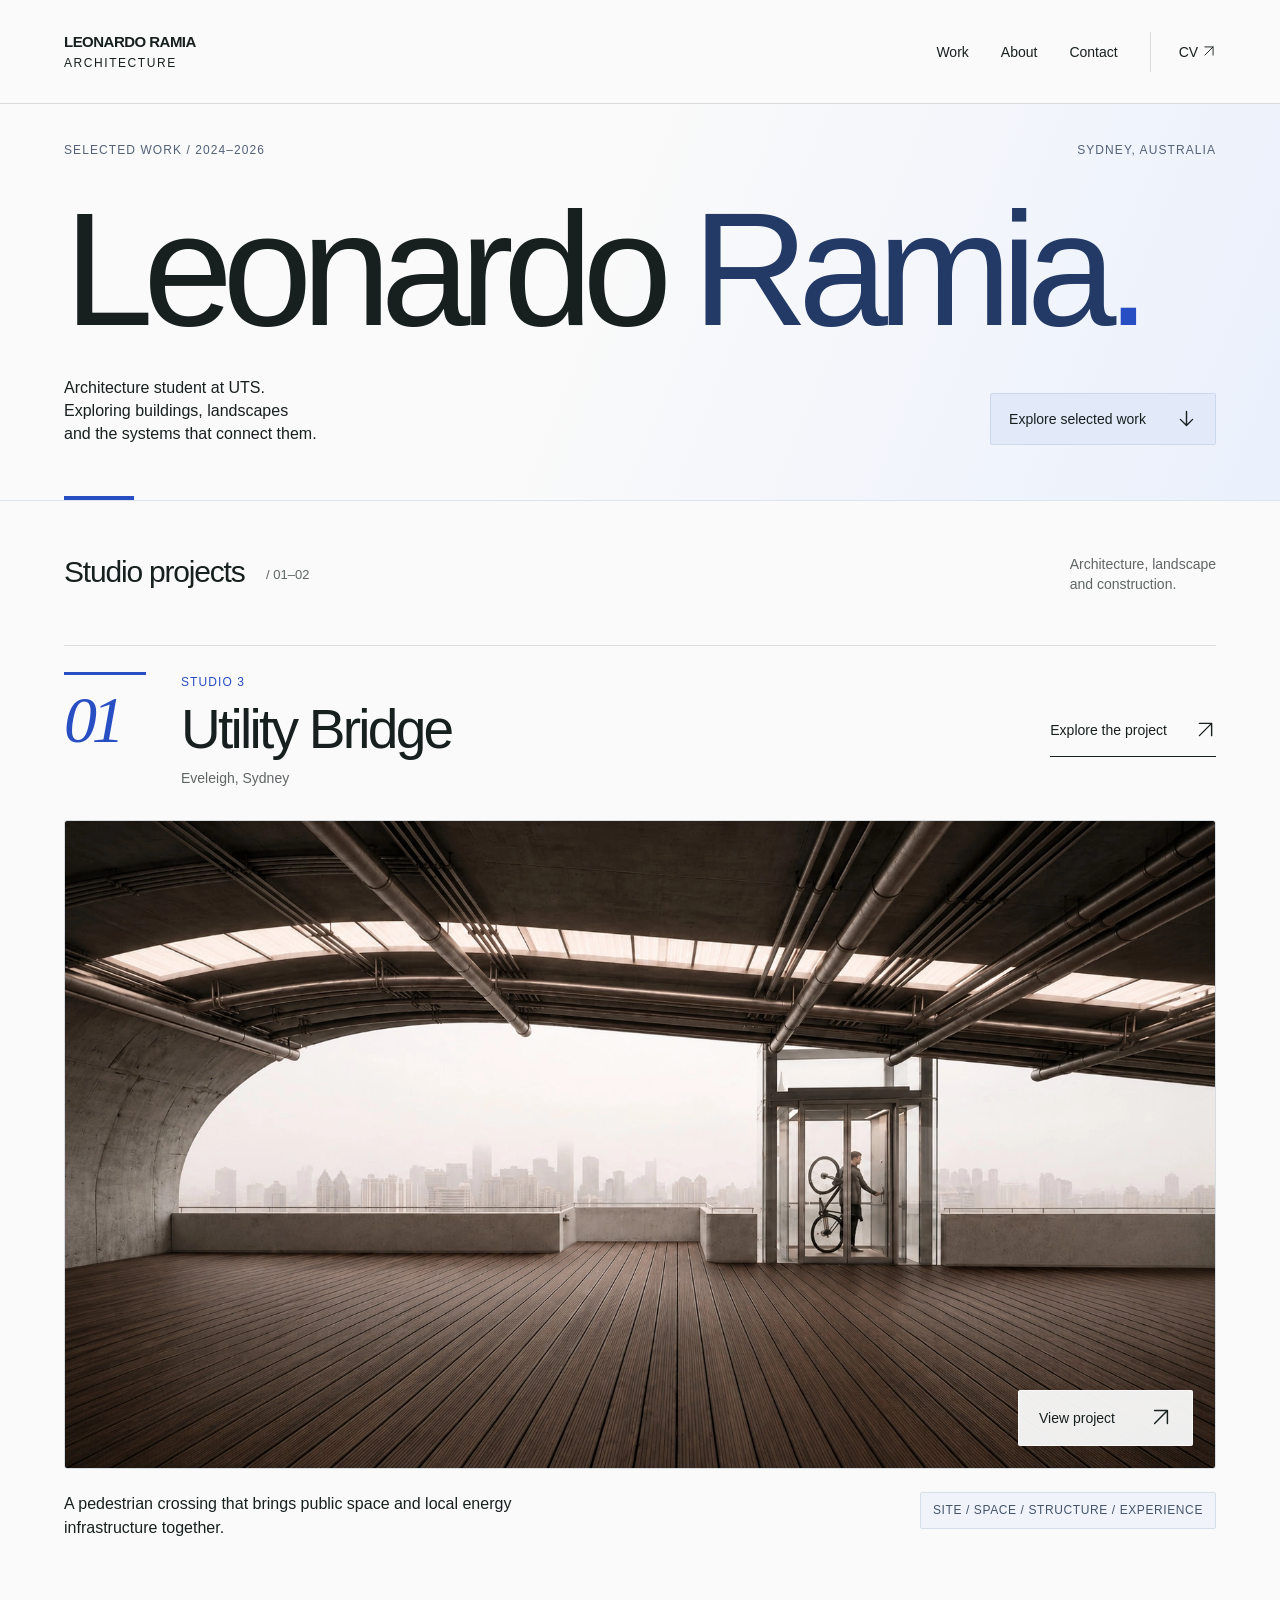
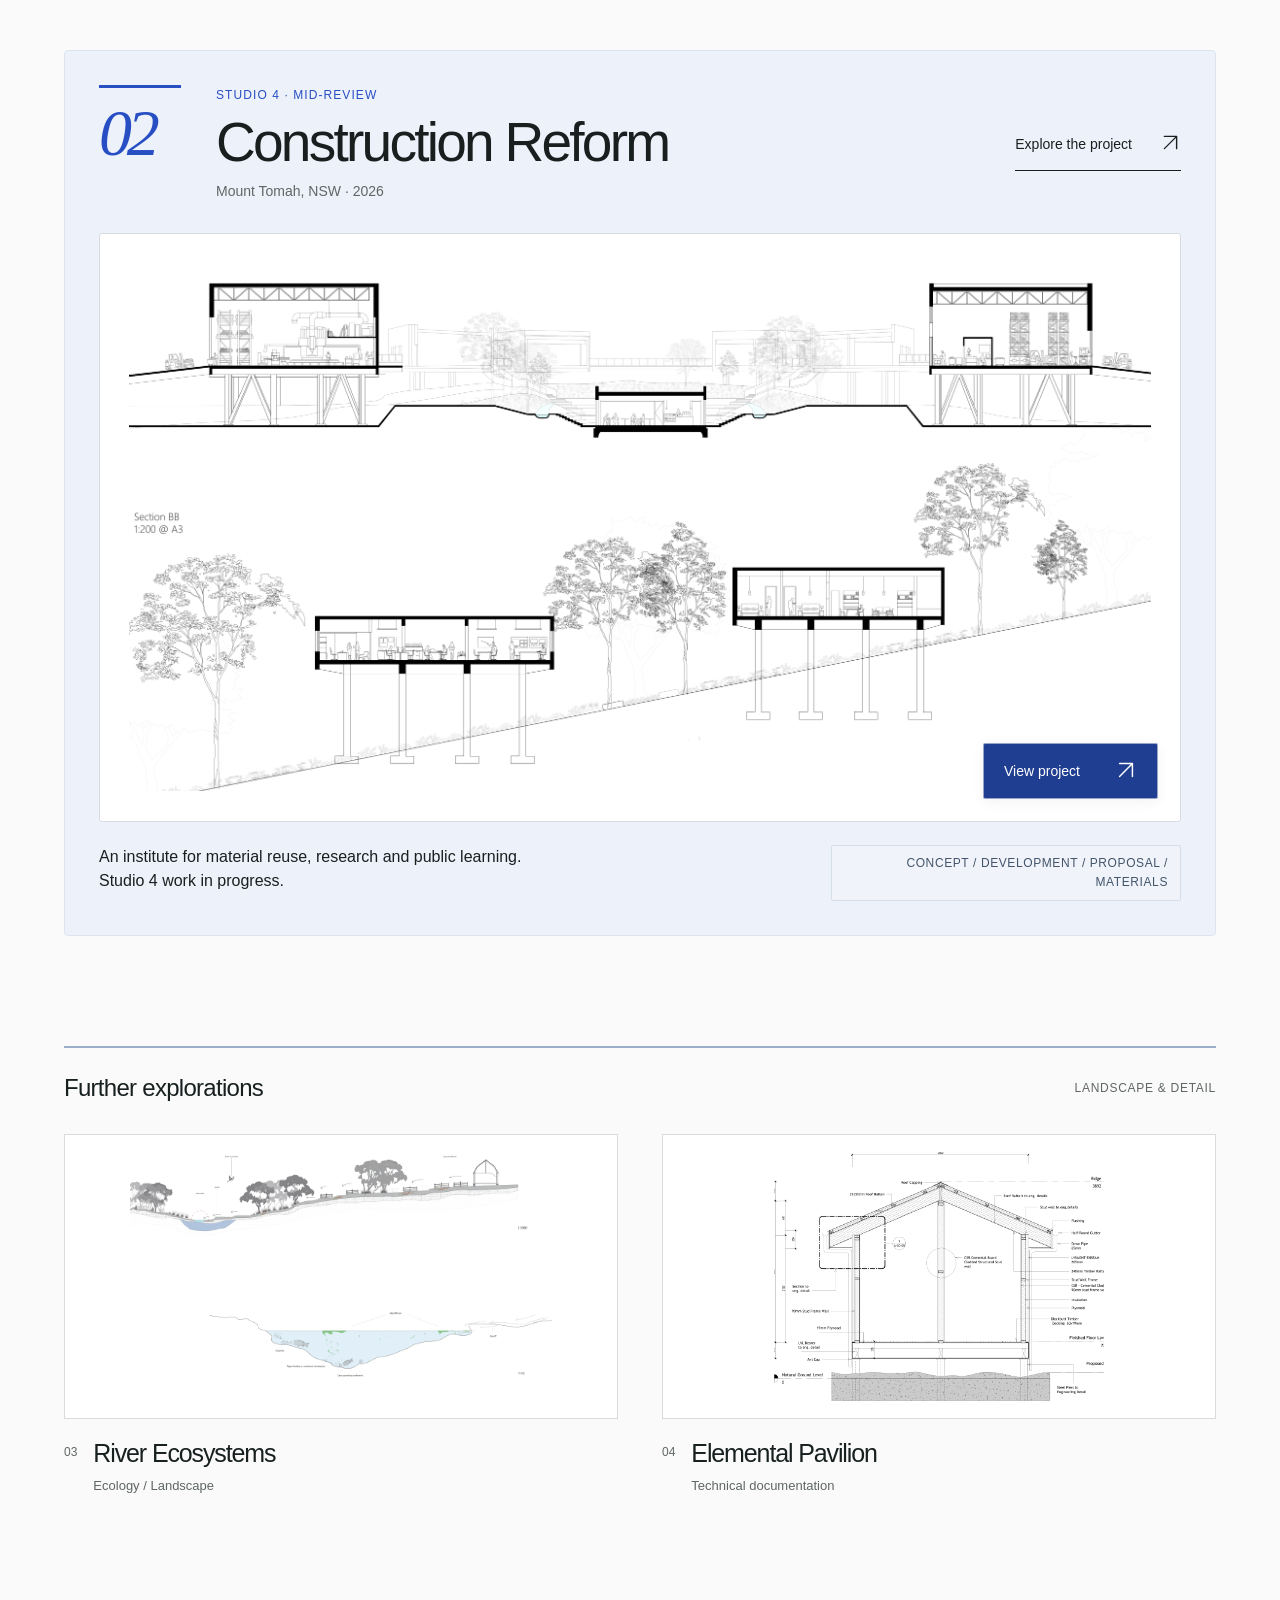
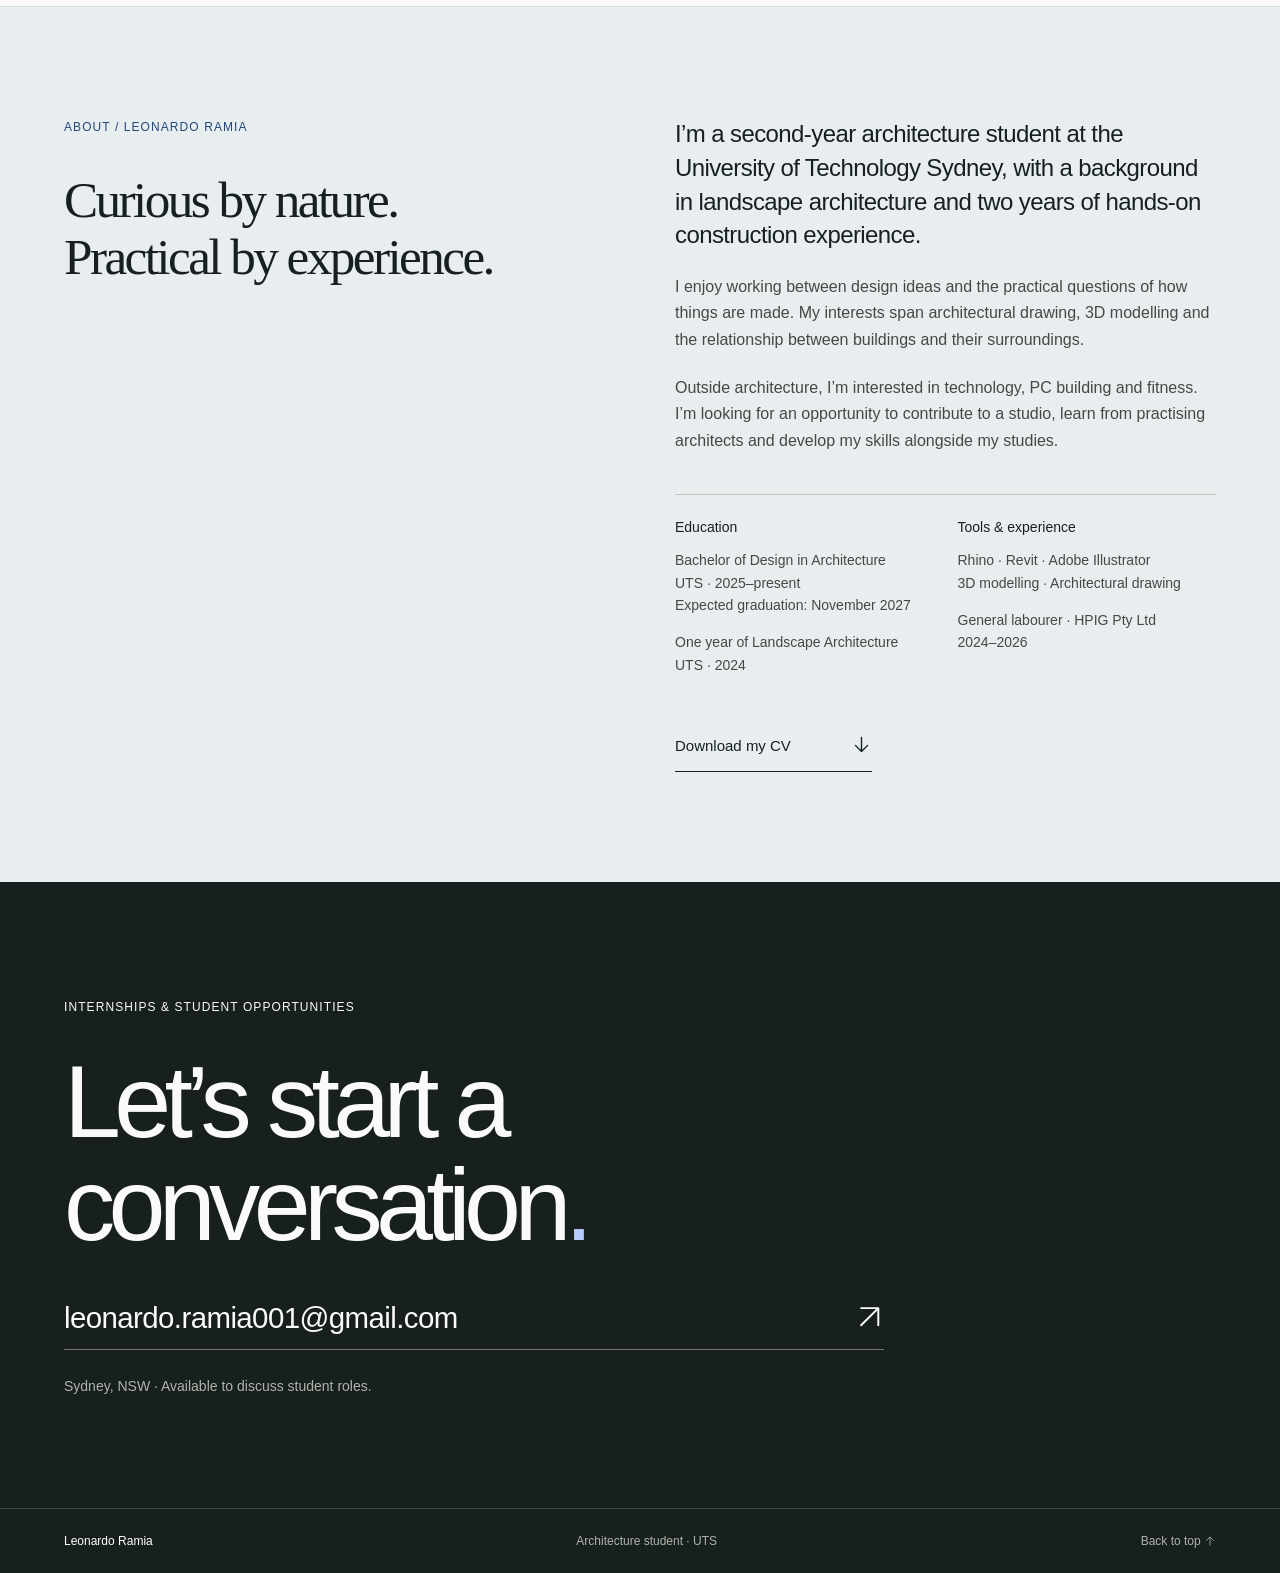
<file: index.html>
<!doctype html><html lang="en"><head><meta charset="UTF-8"><meta name="viewport" content="width=device-width,initial-scale=1"><meta name="description" content="Selected architecture and landscape projects by Leonardo Ramia, a second-year architecture student at UTS, Sydney."><title>Selected work | Leonardo Ramia</title><link rel="icon" type="image/svg+xml" href="data:image/svg+xml,%3Csvg xmlns='http://www.w3.org/2000/svg' viewBox='0 0 40 40'%3E%3Crect width='40' height='40' fill='%23191919'/%3E%3Ctext x='5' y='28' font-family='Arial' font-size='22' fill='white'%3ELR%3C/text%3E%3C/svg%3E"><link rel="stylesheet" href="style.css"><script src="app.js" defer></script></head><body><a class="skip" href="#main">Skip to content</a><div class="progress" aria-hidden="true"></div><header><a class="wordmark" href="index.html">LEONARDO RAMIA<span>ARCHITECTURE</span></a><nav aria-label="Main navigation"><a href="index.html#work">Work</a><a href="index.html#about">About</a><a href="index.html#contact">Contact</a><a class="cv-link" href="assets/Leonardo-Ramia-CV.pdf" target="_blank" rel="noopener">CV <svg class="arrow-icon" xmlns="http://www.w3.org/2000/svg" viewBox="0 0 24 24" width="24" height="24" fill="none" stroke="currentColor" stroke-width="1.6" stroke-linecap="round" stroke-linejoin="round" aria-hidden="true" focusable="false"><path d="M5 19 19 5M5 5h14v14"/></svg></a></nav></header><main id="main"><section class="intro" id="top"><div class="eyebrow"><span>SELECTED WORK / 2024–2026</span><span>SYDNEY, AUSTRALIA</span></div><h1><span>Leonardo</span><span class="surname">Ramia<span class="title-dot">.</span></span></h1><div class="intro-bottom"><p>Architecture student at UTS.<br>Exploring buildings, landscapes<br>and the systems that connect them.</p><a class="text-link" href="#work">Explore selected work <span><svg class="arrow-icon" xmlns="http://www.w3.org/2000/svg" viewBox="0 0 24 24" width="24" height="24" fill="none" stroke="currentColor" stroke-width="1.6" stroke-linecap="round" stroke-linejoin="round" aria-hidden="true" focusable="false"><path d="M12 4v16M5 13l7 7 7-7"/></svg></span></a></div></section><section id="work" class="work section"><div class="section-heading reveal"><h2>Studio projects<span> / 01–02</span></h2><p>Architecture, landscape<br>and construction.</p></div><article class="studio-feature reveal studio-1"><div class="feature-top"><span class="feature-index">01</span><div><span class="eyebrow">STUDIO 3</span><h3>Utility Bridge</h3><p>Eveleigh, Sydney</p></div><a class="text-link" href="utility-bridge/index.html">Explore the project <span><svg class="arrow-icon" xmlns="http://www.w3.org/2000/svg" viewBox="0 0 24 24" width="24" height="24" fill="none" stroke="currentColor" stroke-width="1.6" stroke-linecap="round" stroke-linejoin="round" aria-hidden="true" focusable="false"><path d="M5 19 19 5M5 5h14v14"/></svg></span></a></div><a class="feature-images" href="utility-bridge/index.html" aria-label="Read the complete Utility Bridge project"><img src="assets/bridge-hero.webp" alt="Utility Bridge overview" loading="lazy" width="1672" height="940"><span class="feature-open">View project <span><svg class="arrow-icon" xmlns="http://www.w3.org/2000/svg" viewBox="0 0 24 24" width="24" height="24" fill="none" stroke="currentColor" stroke-width="1.6" stroke-linecap="round" stroke-linejoin="round" aria-hidden="true" focusable="false"><path d="M5 19 19 5M5 5h14v14"/></svg></span></span></a><div class="feature-bottom"><p>A pedestrian crossing that brings public space and local energy infrastructure together.</p><span>SITE / SPACE / STRUCTURE / EXPERIENCE</span></div></article><article class="studio-feature reveal studio-2"><div class="feature-top"><span class="feature-index">02</span><div><span class="eyebrow">STUDIO 4 · MID-REVIEW</span><h3>Construction Reform</h3><p>Mount Tomah, NSW · 2026</p></div><a class="text-link" href="construction-reform/index.html">Explore the project <span><svg class="arrow-icon" xmlns="http://www.w3.org/2000/svg" viewBox="0 0 24 24" width="24" height="24" fill="none" stroke="currentColor" stroke-width="1.6" stroke-linecap="round" stroke-linejoin="round" aria-hidden="true" focusable="false"><path d="M5 19 19 5M5 5h14v14"/></svg></span></a></div><a class="feature-images" href="construction-reform/index.html" aria-label="Read the complete Construction Reform project"><img src="assets/reform-section.webp" alt="Construction Reform overview" loading="lazy" width="4200" height="2169"><span class="feature-open">View project <span><svg class="arrow-icon" xmlns="http://www.w3.org/2000/svg" viewBox="0 0 24 24" width="24" height="24" fill="none" stroke="currentColor" stroke-width="1.6" stroke-linecap="round" stroke-linejoin="round" aria-hidden="true" focusable="false"><path d="M5 19 19 5M5 5h14v14"/></svg></span></span></a><div class="feature-bottom"><p>An institute for material reuse, research and public learning. Studio 4 work in progress.</p><span>CONCEPT / DEVELOPMENT / PROPOSAL / MATERIALS</span></div></article><div class="other-heading reveal"><h2>Further explorations</h2><span>LANDSCAPE & DETAIL</span></div><div class="secondary-projects"><a class="project-card reveal secondary" href="river-ecosystems/index.html"><div class="card-image"><img src="assets/river-section.webp" alt="River Ecosystems architectural section drawing" loading="lazy" width="2201" height="1300"><span class="open-project">View project <svg class="arrow-icon" xmlns="http://www.w3.org/2000/svg" viewBox="0 0 24 24" width="24" height="24" fill="none" stroke="currentColor" stroke-width="1.6" stroke-linecap="round" stroke-linejoin="round" aria-hidden="true" focusable="false"><path d="M5 19 19 5M5 5h14v14"/></svg></span></div><div class="card-caption"><span class="project-number">03</span><div><h3>River Ecosystems</h3><p>Ecology / Landscape</p></div><span class="studio">Landscape studies</span></div></a><a class="project-card reveal secondary" href="elemental-pavilion/index.html"><div class="card-image"><img src="assets/pavilion-section.webp" alt="Elemental Pavilion architectural section drawing" loading="lazy" width="2201" height="1656"><span class="open-project">View project <svg class="arrow-icon" xmlns="http://www.w3.org/2000/svg" viewBox="0 0 24 24" width="24" height="24" fill="none" stroke="currentColor" stroke-width="1.6" stroke-linecap="round" stroke-linejoin="round" aria-hidden="true" focusable="false"><path d="M5 19 19 5M5 5h14v14"/></svg></span></div><div class="card-caption"><span class="project-number">04</span><div><h3>Elemental Pavilion</h3><p>Technical documentation</p></div><span class="studio">Construction studies</span></div></a></div></section><section class="about section" id="about"><div class="about-label reveal"><span class="eyebrow">ABOUT / LEONARDO RAMIA</span><h2>Curious by nature.<br>Practical by experience.</h2></div><div class="about-content reveal"><p class="large-copy">I’m a second-year architecture student at the University of Technology Sydney, with a background in landscape architecture and two years of hands-on construction experience.</p><p>I enjoy working between design ideas and the practical questions of how things are made. My interests span architectural drawing, 3D modelling and the relationship between buildings and their surroundings.</p><p>Outside architecture, I’m interested in technology, PC building and fitness. I’m looking for an opportunity to contribute to a studio, learn from practising architects and develop my skills alongside my studies.</p><div class="about-facts"><div><h3>Education</h3><p>Bachelor of Design in Architecture<br>UTS · 2025–present<br>Expected graduation: November 2027</p><p>One year of Landscape Architecture<br>UTS · 2024</p></div><div><h3>Tools & experience</h3><p>Rhino · Revit · Adobe Illustrator<br>3D modelling · Architectural drawing</p><p>General labourer · HPIG Pty Ltd<br>2024–2026</p></div></div><a class="text-link" href="assets/Leonardo-Ramia-CV.pdf" download>Download my CV <span><svg class="arrow-icon" xmlns="http://www.w3.org/2000/svg" viewBox="0 0 24 24" width="24" height="24" fill="none" stroke="currentColor" stroke-width="1.6" stroke-linecap="round" stroke-linejoin="round" aria-hidden="true" focusable="false"><path d="M12 4v16M5 13l7 7 7-7"/></svg></span></a></div></section><section class="contact section" id="contact"><span class="eyebrow reveal">INTERNSHIPS & STUDENT OPPORTUNITIES</span><h2 class="reveal">Let’s start a<br>conversation<span>.</span></h2><a class="email-link" href="mailto:leonardo.ramia001@gmail.com">leonardo.ramia001@gmail.com <span><svg class="arrow-icon" xmlns="http://www.w3.org/2000/svg" viewBox="0 0 24 24" width="24" height="24" fill="none" stroke="currentColor" stroke-width="1.6" stroke-linecap="round" stroke-linejoin="round" aria-hidden="true" focusable="false"><path d="M5 19 19 5M5 5h14v14"/></svg></span></a><p>Sydney, NSW · Available to discuss student roles.</p></section></main><footer><a href="index.html">Leonardo Ramia</a><span>Architecture student · UTS</span><a href="#top">Back to top <svg class="arrow-icon" xmlns="http://www.w3.org/2000/svg" viewBox="0 0 24 24" width="24" height="24" fill="none" stroke="currentColor" stroke-width="1.6" stroke-linecap="round" stroke-linejoin="round" aria-hidden="true" focusable="false"><path d="M12 20V4M5 11l7-7 7 7"/></svg></a></footer><dialog id="lightbox" aria-label="Drawing viewer"><div class="viewer-bar"><span id="viewer-title">Drawing</span><div><button id="zoom" type="button">Zoom in +</button><button id="close-viewer" type="button" aria-label="Close drawing">Close ×</button></div></div><div class="viewer-image"><img alt="" id="viewer-img"></div><p class="viewer-hint">Use Zoom in to inspect the drawing. Press Esc to close.</p></dialog></body></html>
</file>
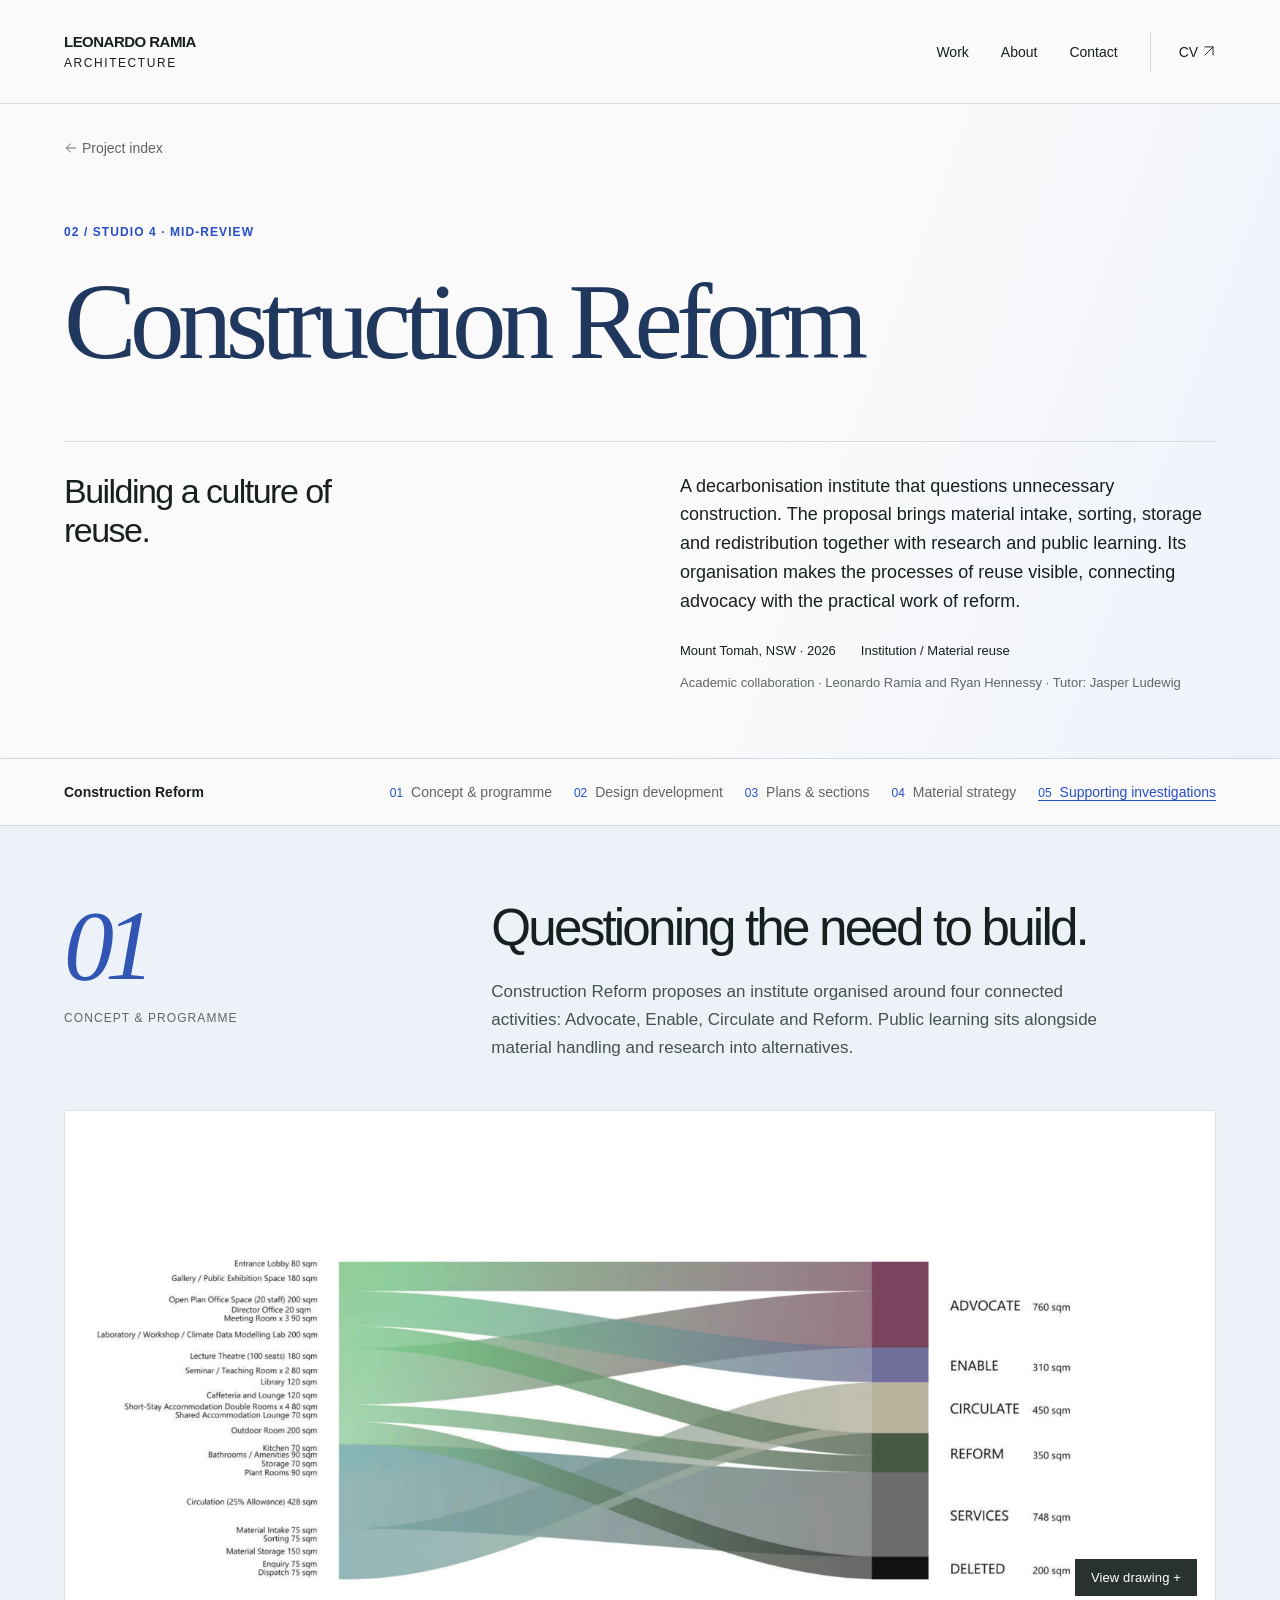
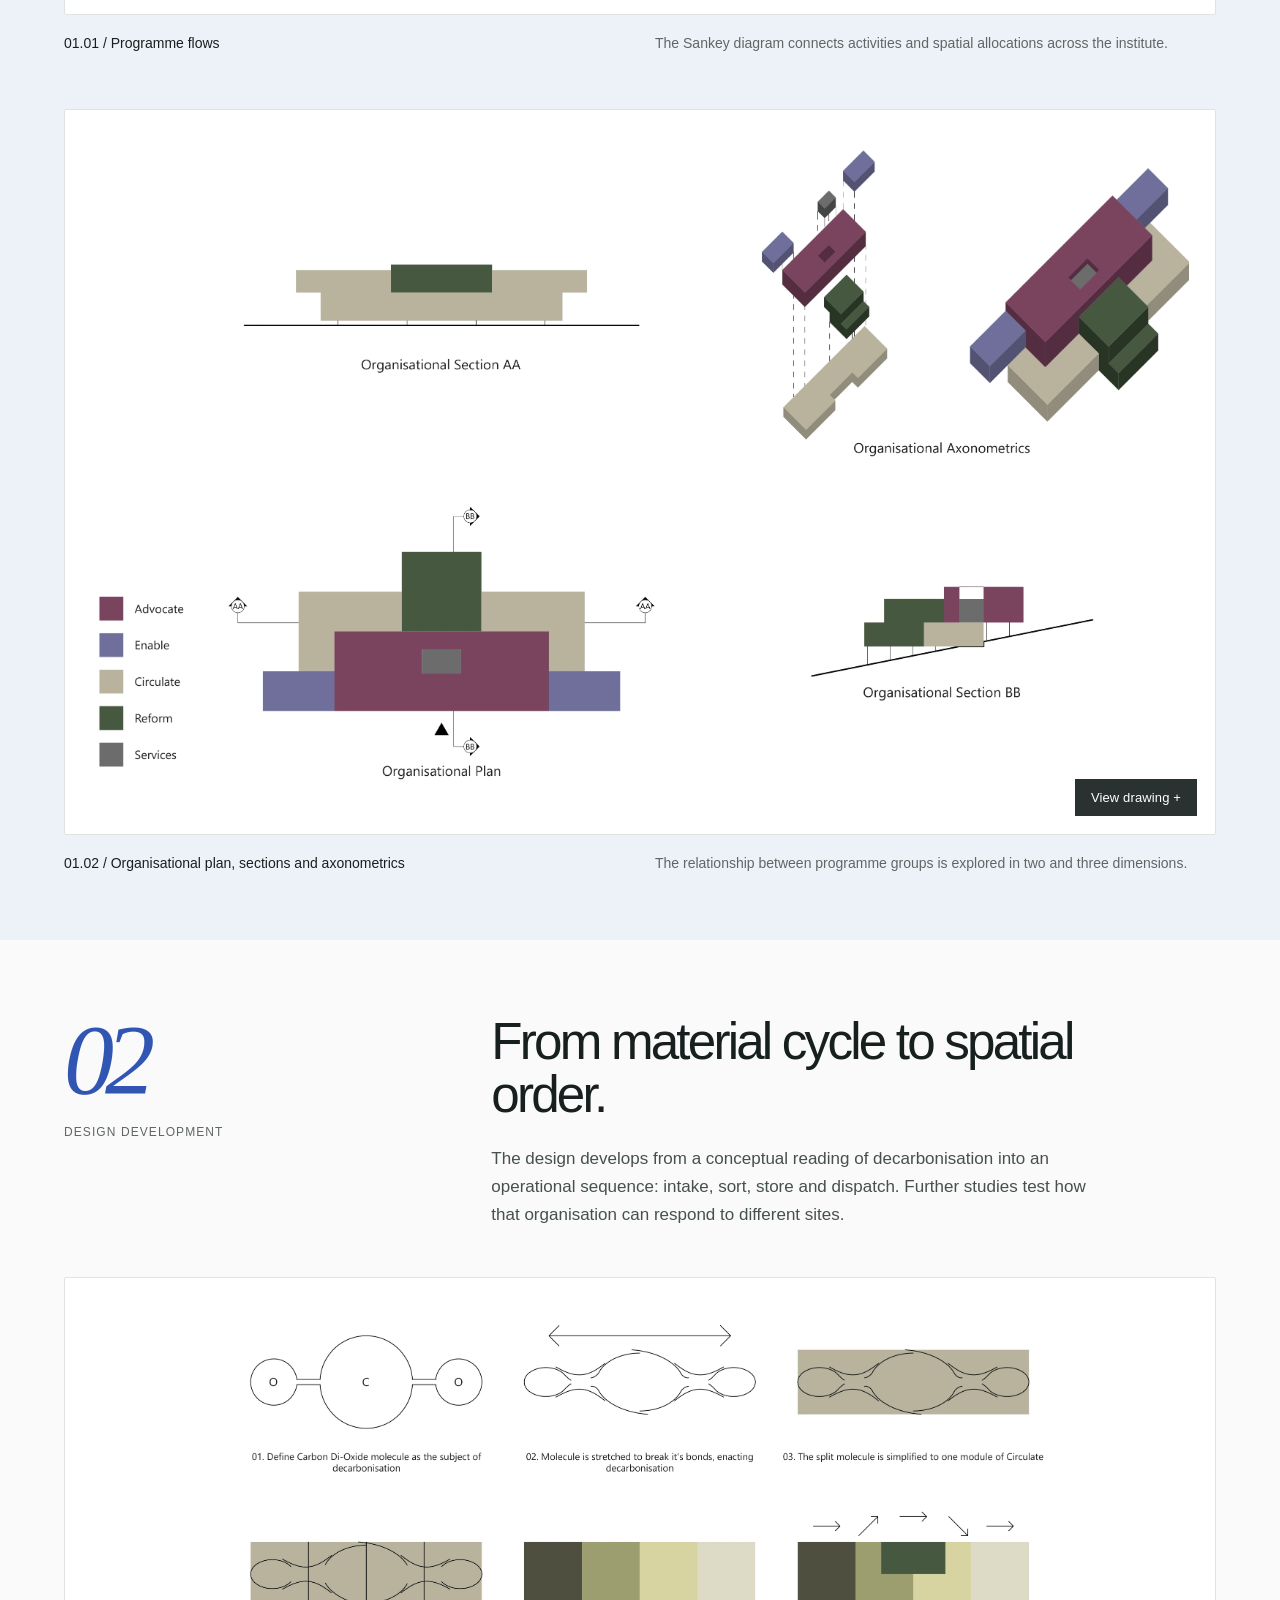
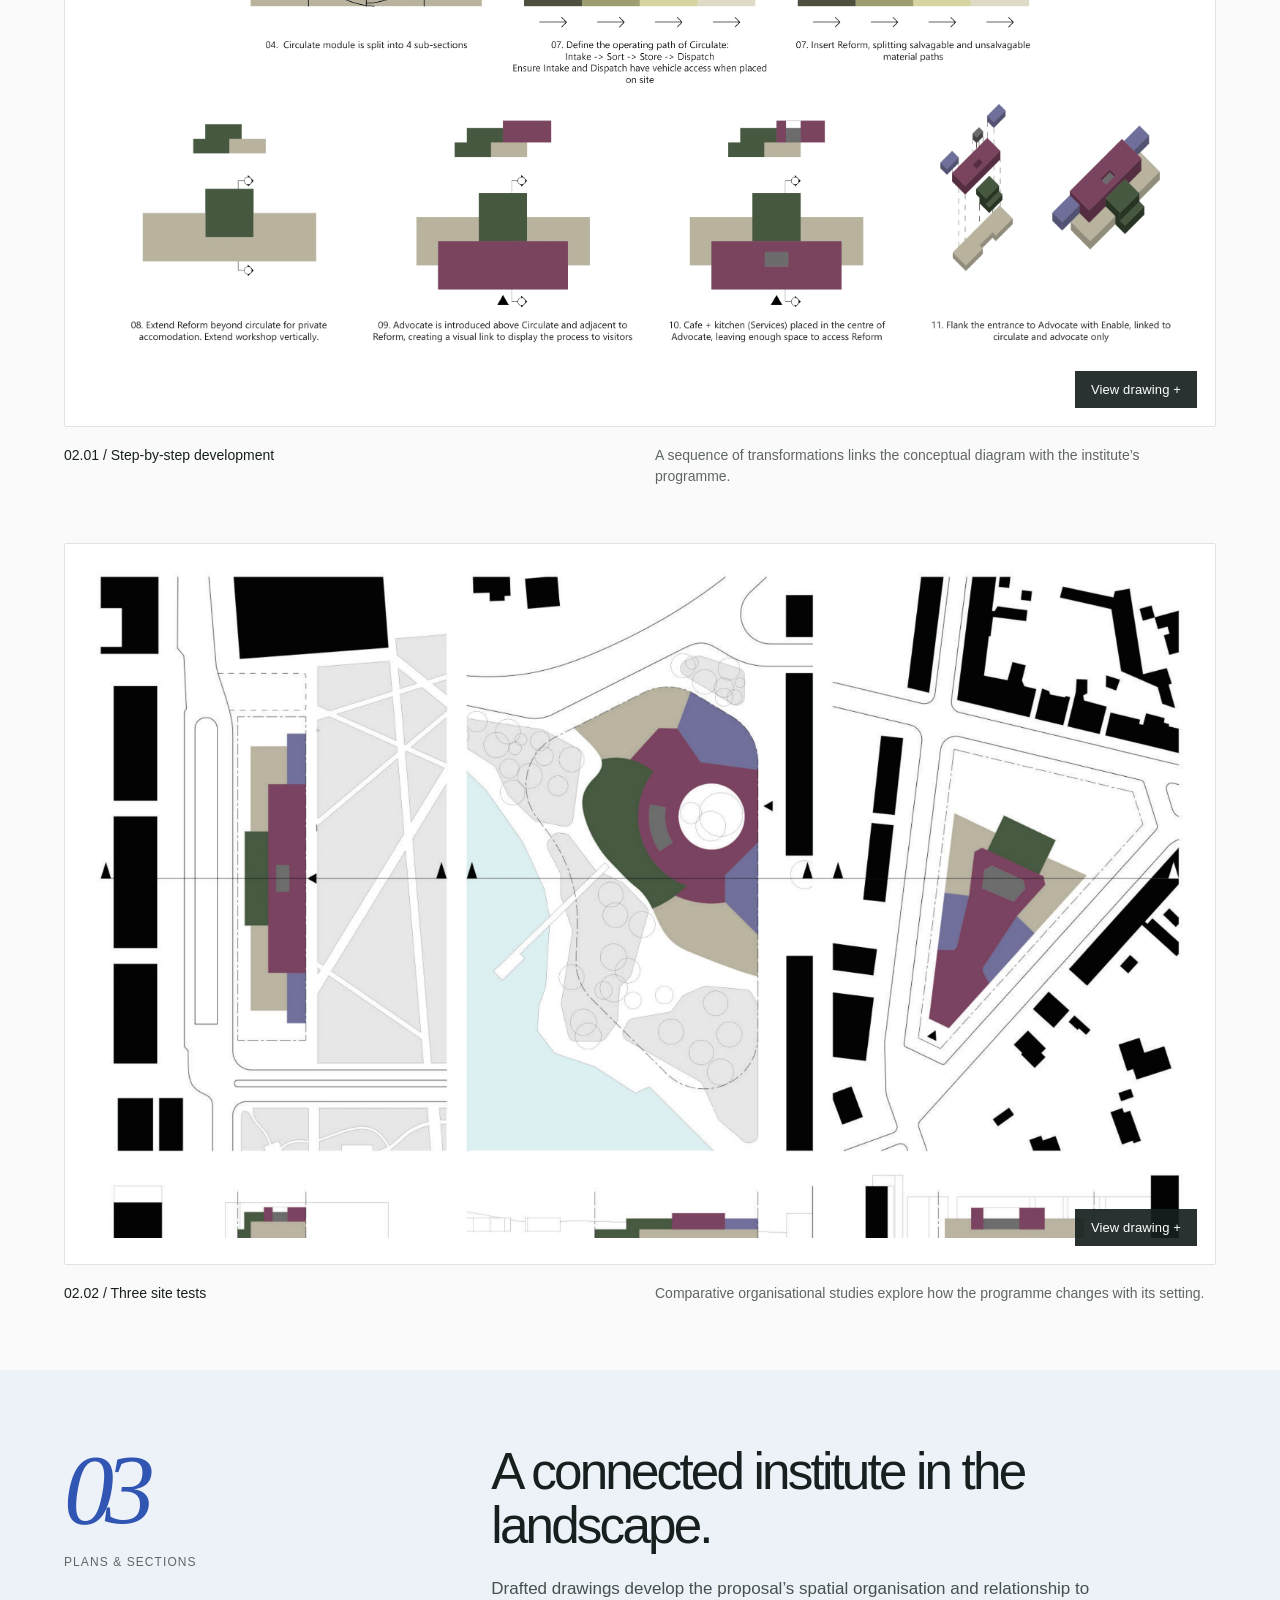
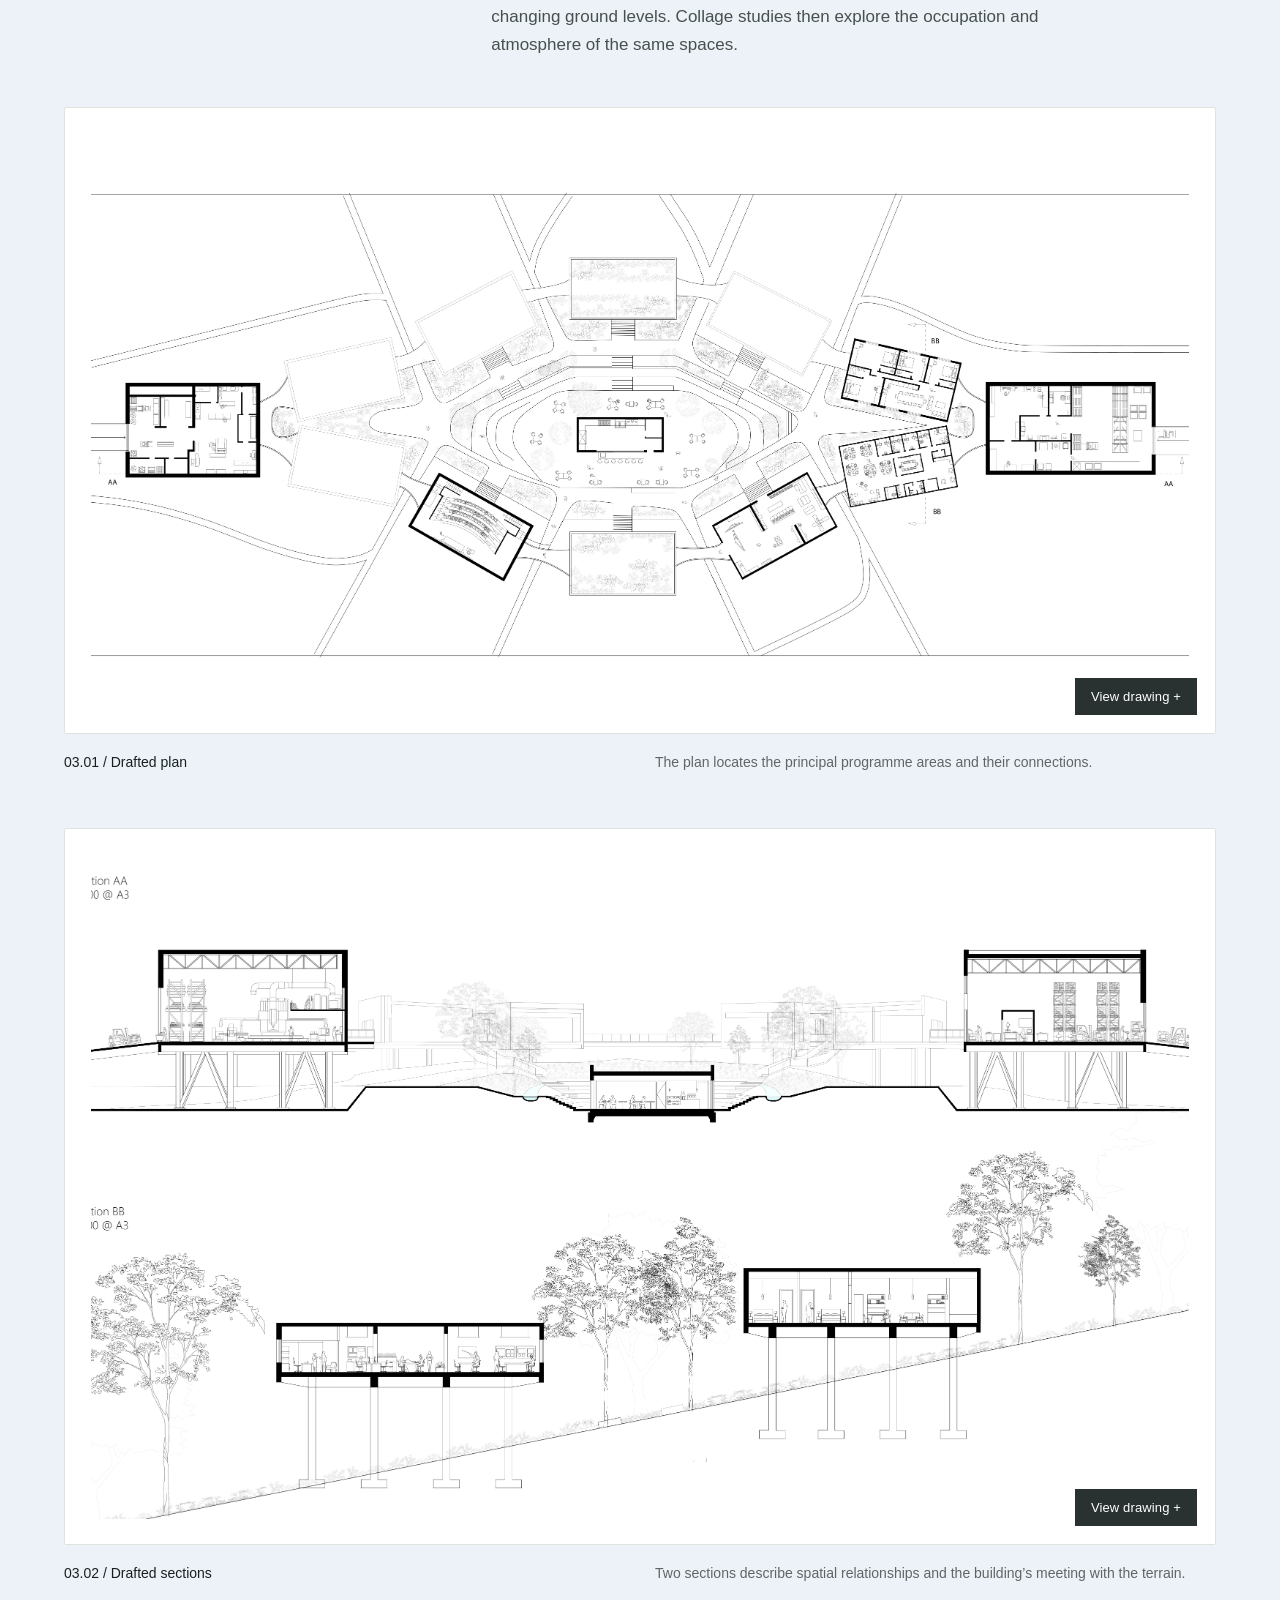
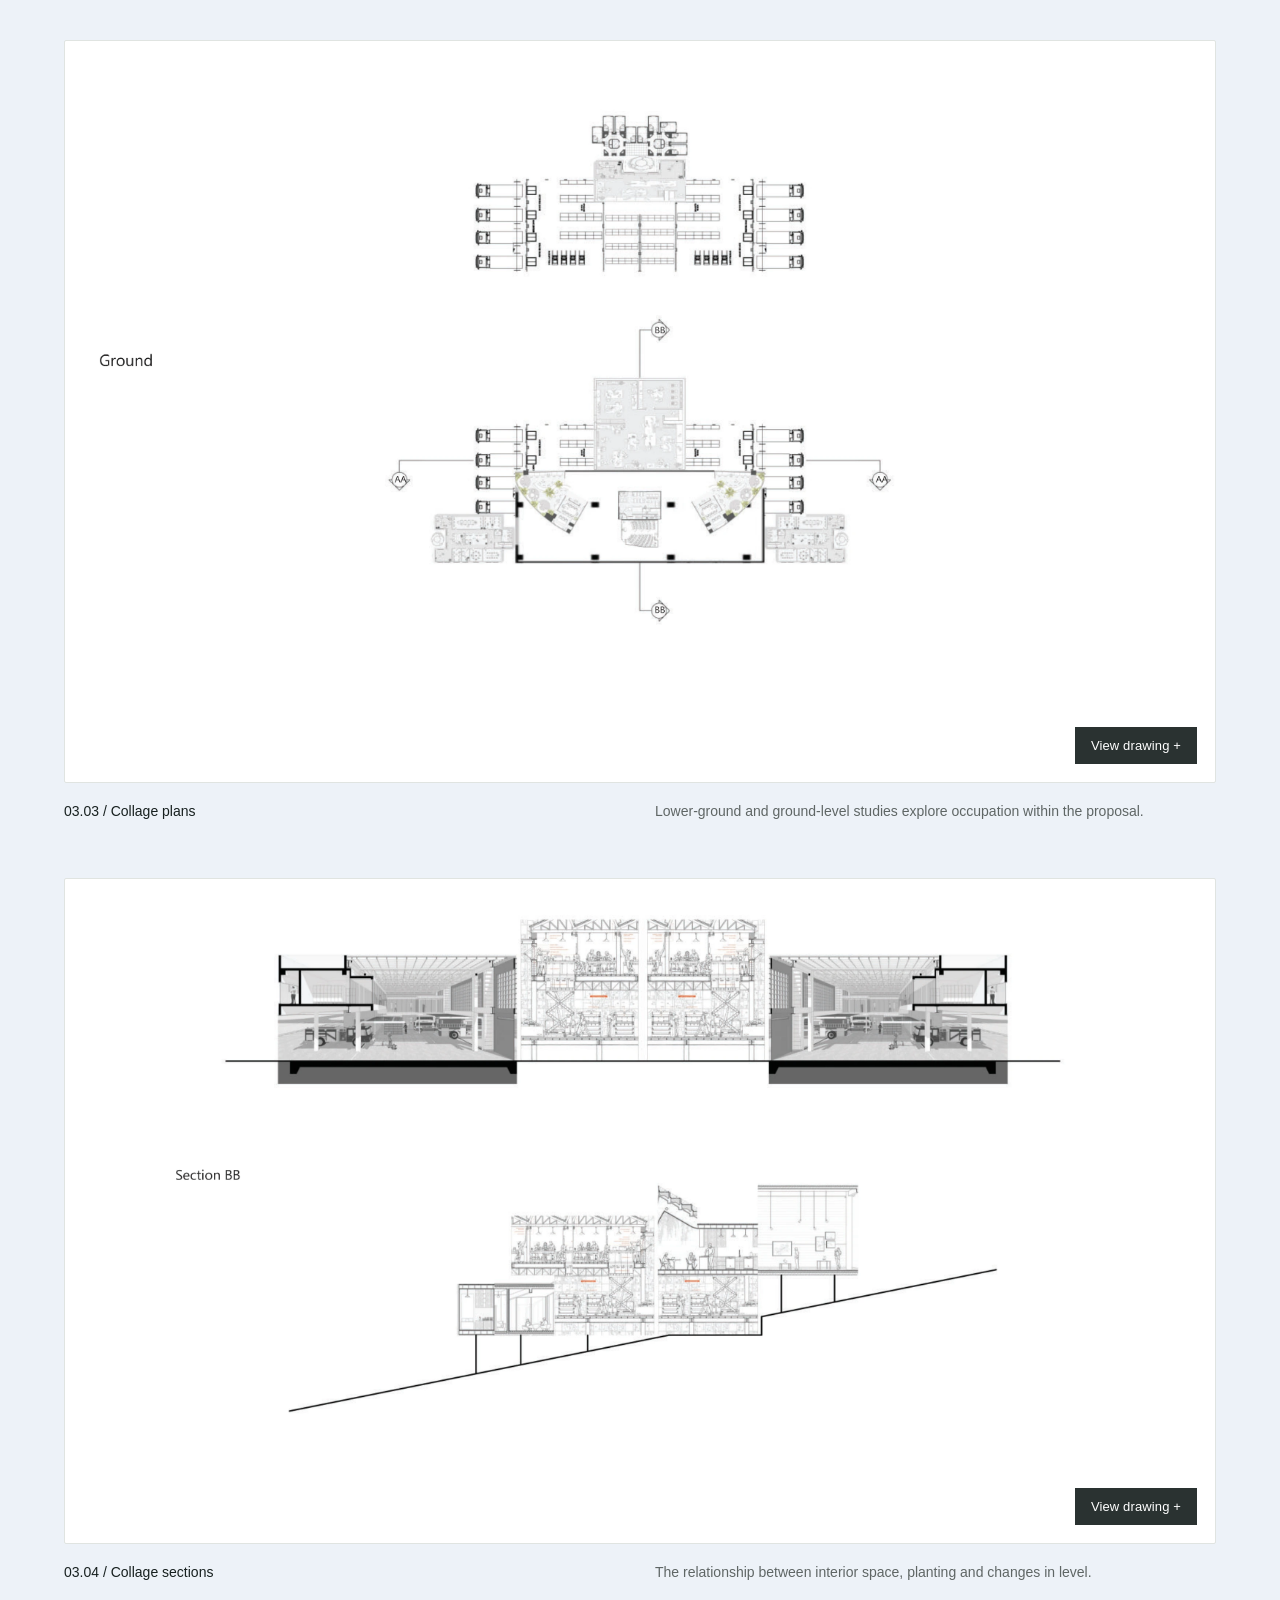
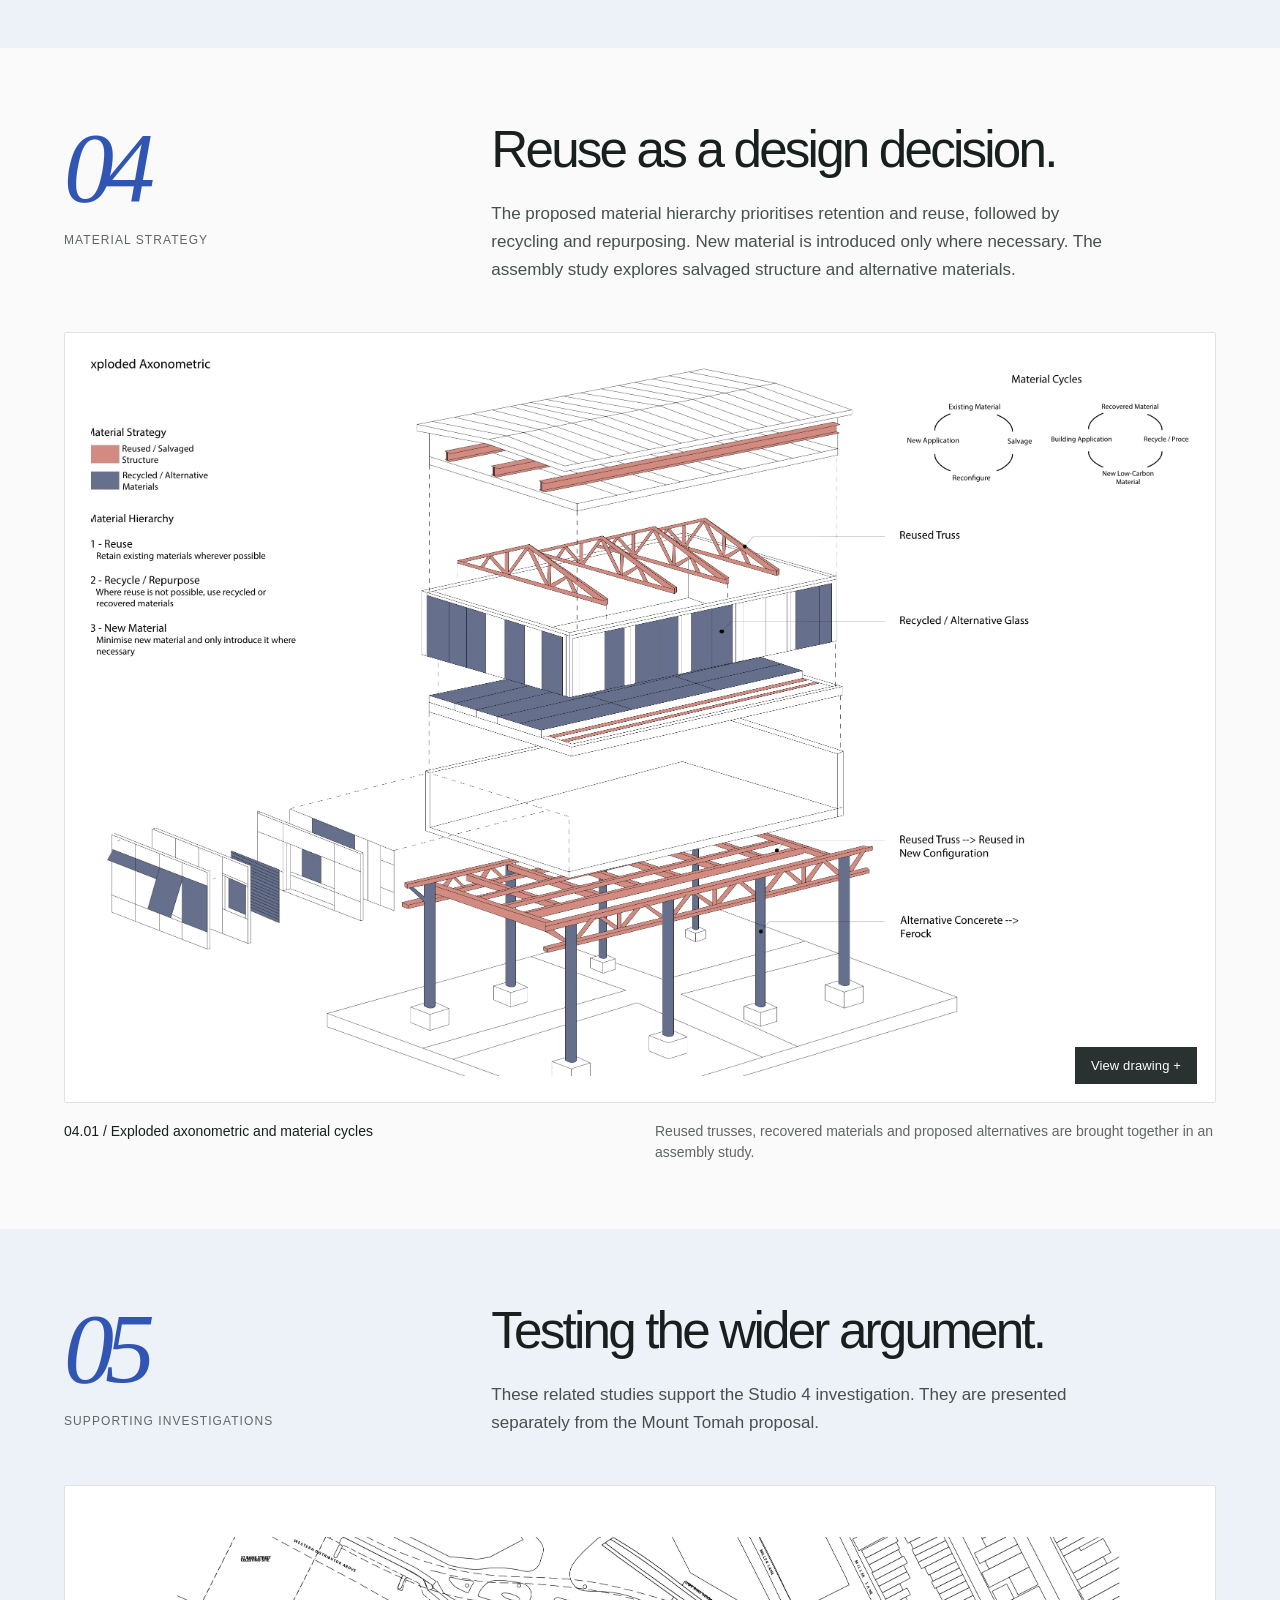
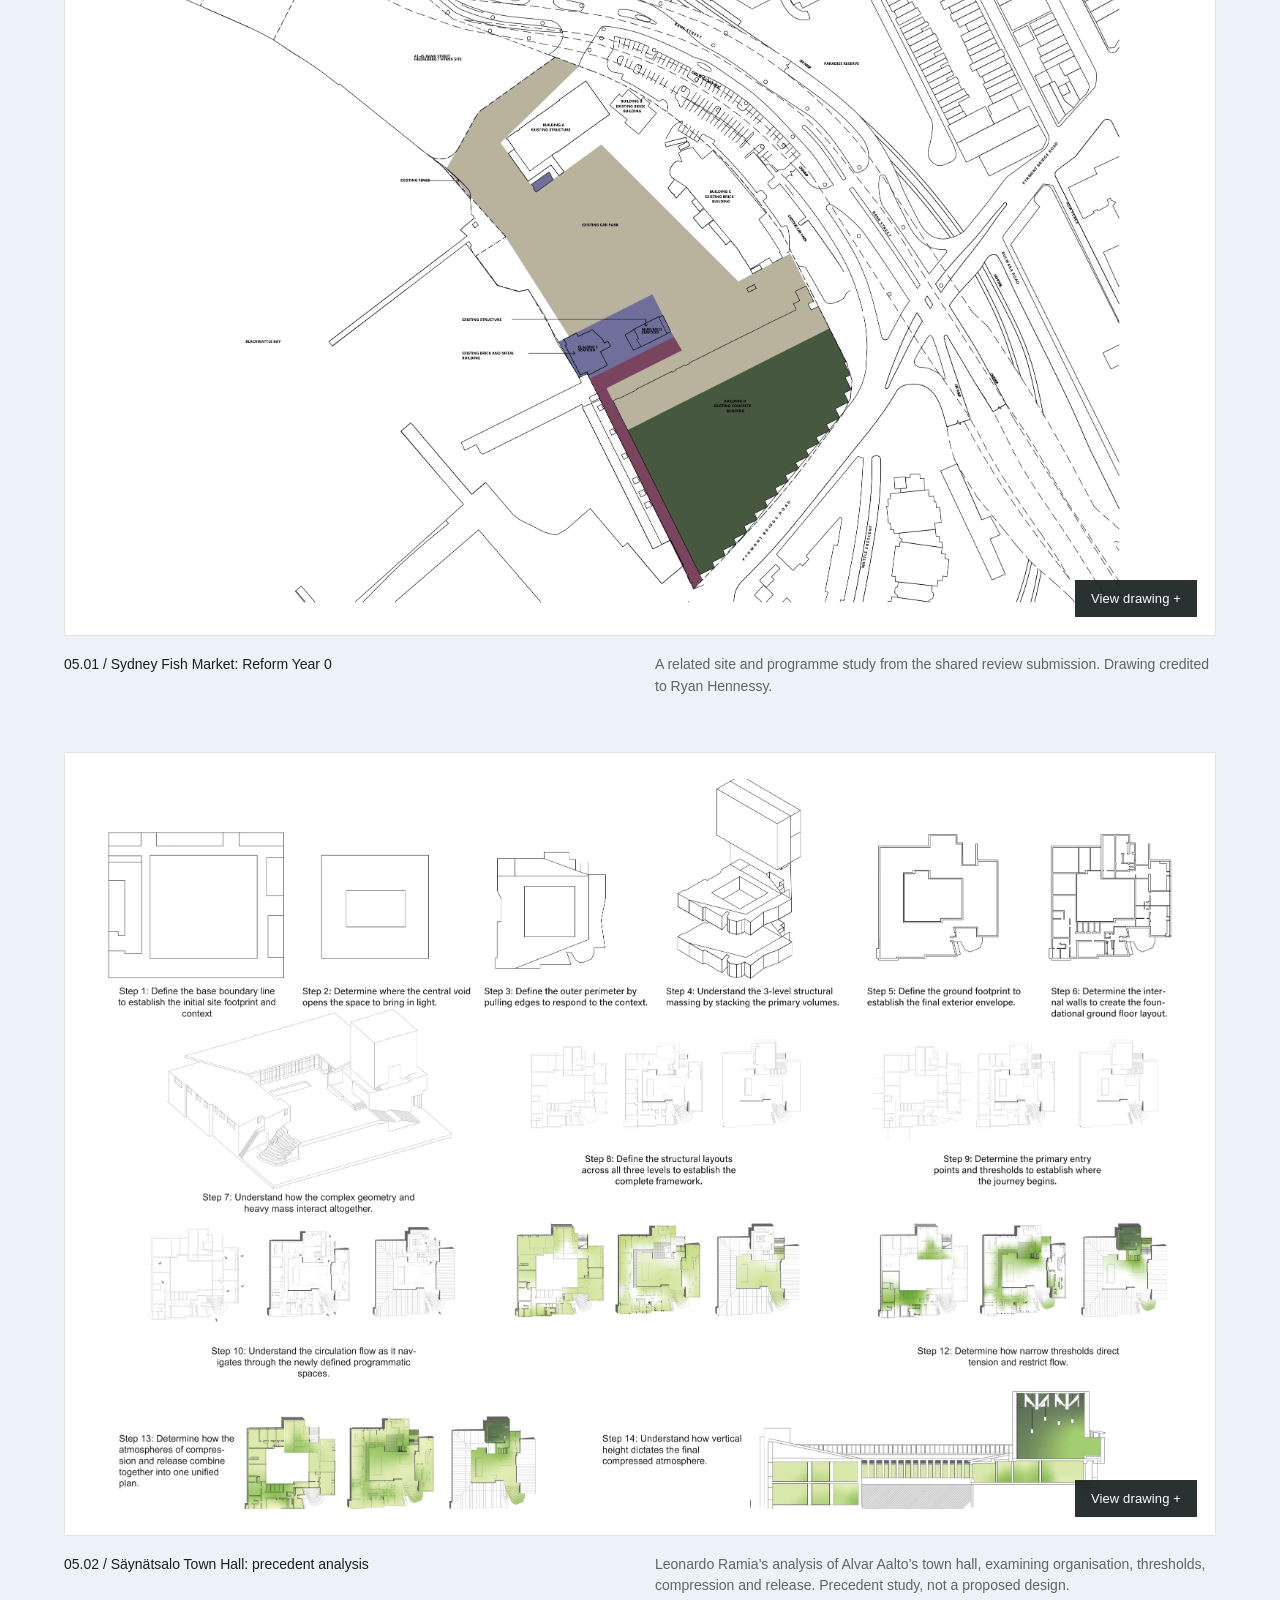
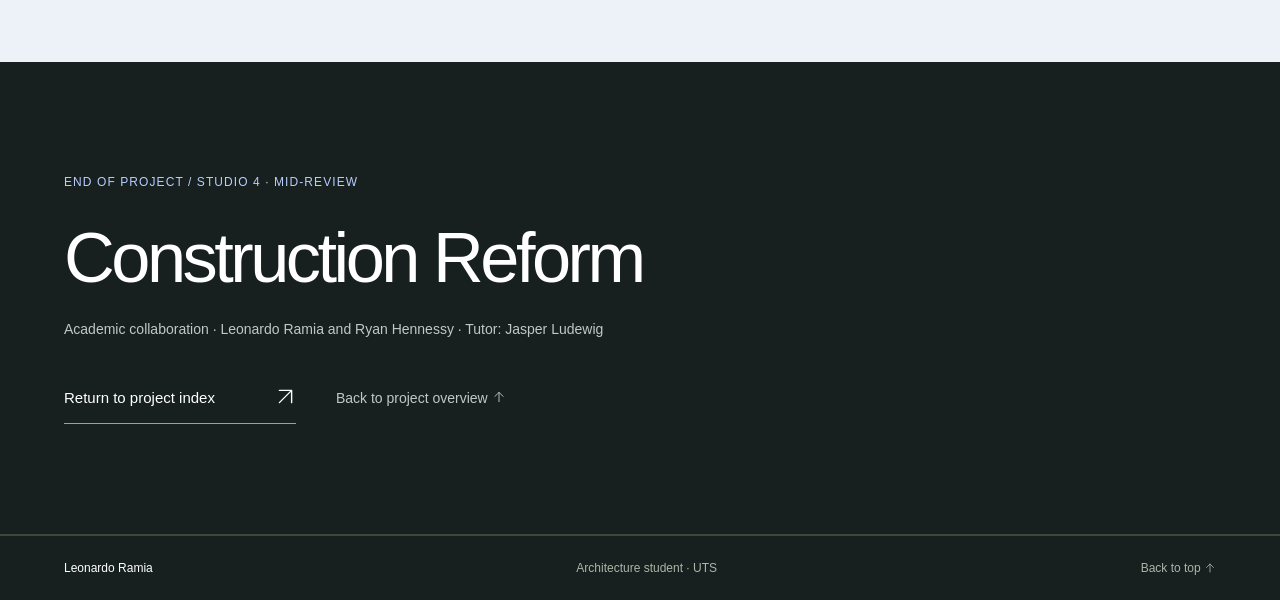
<file: construction-reform/index.html>
<!doctype html><html lang="en"><head><meta charset="UTF-8"><meta name="viewport" content="width=device-width,initial-scale=1"><meta name="description" content="A decarbonisation institute that questions unnecessary construction. The proposal brings material intake, sorting, storage and redistribution together with research and public learning. Its organisation makes the processes of reuse visible, connecting advocacy with the practical work of reform."><title>Construction Reform | Leonardo Ramia</title><link rel="icon" type="image/svg+xml" href="data:image/svg+xml,%3Csvg xmlns='http://www.w3.org/2000/svg' viewBox='0 0 40 40'%3E%3Crect width='40' height='40' fill='%23191919'/%3E%3Ctext x='5' y='28' font-family='Arial' font-size='22' fill='white'%3ELR%3C/text%3E%3C/svg%3E"><link rel="stylesheet" href="../style.css"><script src="../app.js" defer></script></head><body><a class="skip" href="#main">Skip to content</a><div class="progress" aria-hidden="true"></div><header><a class="wordmark" href="../index.html">LEONARDO RAMIA<span>ARCHITECTURE</span></a><nav aria-label="Main navigation"><a href="../index.html#work">Work</a><a href="../index.html#about">About</a><a href="../index.html#contact">Contact</a><a class="cv-link" href="../assets/Leonardo-Ramia-CV.pdf" target="_blank" rel="noopener">CV <svg class="arrow-icon" xmlns="http://www.w3.org/2000/svg" viewBox="0 0 24 24" width="24" height="24" fill="none" stroke="currentColor" stroke-width="1.6" stroke-linecap="round" stroke-linejoin="round" aria-hidden="true" focusable="false"><path d="M5 19 19 5M5 5h14v14"/></svg></a></nav></header><main id="main" class="studio-detail"><section class="project-intro section" id="top"><a class="back-link" href="../index.html#work"><svg class="arrow-icon" xmlns="http://www.w3.org/2000/svg" viewBox="0 0 24 24" width="24" height="24" fill="none" stroke="currentColor" stroke-width="1.6" stroke-linecap="round" stroke-linejoin="round" aria-hidden="true" focusable="false"><path d="M20 12H4M11 5l-7 7 7 7"/></svg> Project index</a><div class="project-title-row"><span class="eyebrow">02 / STUDIO 4 · MID-REVIEW</span><h1>Construction Reform</h1></div><div class="project-summary"><h2>Building a culture of reuse.</h2><div><p>A decarbonisation institute that questions unnecessary construction. The proposal brings material intake, sorting, storage and redistribution together with research and public learning. Its organisation makes the processes of reuse visible, connecting advocacy with the practical work of reform.</p><div class="project-meta"><span>Mount Tomah, NSW · 2026</span><span>Institution / Material reuse</span></div><p class="credit">Academic collaboration · Leonardo Ramia and Ryan Hennessy · Tutor: Jasper Ludewig</p></div></div></section><nav class="chapter-nav" aria-label="Construction Reform chapters"><span>Construction Reform</span><div><a href="#concept"><small>01</small> Concept & programme</a><a href="#development"><small>02</small> Design development</a><a href="#proposal"><small>03</small> Plans & sections</a><a href="#materials"><small>04</small> Material strategy</a><a href="#research"><small>05</small> Supporting investigations</a></div></nav><section id="concept" class="project-chapter section chapter-1"><div class="chapter-heading reveal"><div><span class="chapter-number">01</span><span class="eyebrow">CONCEPT & PROGRAMME</span></div><div><h2>Questioning the need to build.</h2><p>Construction Reform proposes an institute organised around four connected activities: Advocate, Enable, Circulate and Reform. Public learning sits alongside material handling and research into alternatives.</p></div></div><div class="chapter-drawings"><figure class="chapter-figure wide reveal"><button class="drawing" data-title="Construction Reform / Programme flows" aria-label="Enlarge Programme flows"><img src="../assets/reform-flows.webp" alt="Programme flows: The Sankey diagram connects activities and spatial allocations across the institute." loading="lazy" decoding="async" width="3001" height="1233"><span>View drawing +</span></button><figcaption><span class="figure-label">01.01 / Programme flows</span><p>The Sankey diagram connects activities and spatial allocations across the institute.</p></figcaption></figure><figure class="chapter-figure wide reveal"><button class="drawing" data-title="Construction Reform / Organisational plan, sections and axonometrics" aria-label="Enlarge Organisational plan, sections and axonometrics"><img src="../assets/reform-organisation.webp" alt="Organisational plan, sections and axonometrics: The relationship between programme groups is explored in two and three dimensions." loading="lazy" decoding="async" width="3001" height="1837"><span>View drawing +</span></button><figcaption><span class="figure-label">01.02 / Organisational plan, sections and axonometrics</span><p>The relationship between programme groups is explored in two and three dimensions.</p></figcaption></figure></div></section><section id="development" class="project-chapter section chapter-2"><div class="chapter-heading reveal"><div><span class="chapter-number">02</span><span class="eyebrow">DESIGN DEVELOPMENT</span></div><div><h2>From material cycle to spatial order.</h2><p>The design develops from a conceptual reading of decarbonisation into an operational sequence: intake, sort, store and dispatch. Further studies test how that organisation can respond to different sites.</p></div></div><div class="chapter-drawings"><figure class="chapter-figure wide reveal"><button class="drawing" data-title="Construction Reform / Step-by-step development" aria-label="Enlarge Step-by-step development"><img src="../assets/reform-development.webp" alt="Step-by-step development: A sequence of transformations links the conceptual diagram with the institute’s programme." loading="lazy" decoding="async" width="3001" height="1901"><span>View drawing +</span></button><figcaption><span class="figure-label">02.01 / Step-by-step development</span><p>A sequence of transformations links the conceptual diagram with the institute’s programme.</p></figcaption></figure><figure class="chapter-figure wide reveal"><button class="drawing" data-title="Construction Reform / Three site tests" aria-label="Enlarge Three site tests"><img src="../assets/reform-three-sites.webp" alt="Three site tests: Comparative organisational studies explore how the programme changes with its setting." loading="lazy" decoding="async" width="3001" height="1827"><span>View drawing +</span></button><figcaption><span class="figure-label">02.02 / Three site tests</span><p>Comparative organisational studies explore how the programme changes with its setting.</p></figcaption></figure></div></section><section id="proposal" class="project-chapter section chapter-3"><div class="chapter-heading reveal"><div><span class="chapter-number">03</span><span class="eyebrow">PLANS & SECTIONS</span></div><div><h2>A connected institute in the landscape.</h2><p>Drafted drawings develop the proposal’s spatial organisation and relationship to changing ground levels. Collage studies then explore the occupation and atmosphere of the same spaces.</p></div></div><div class="chapter-drawings"><figure class="chapter-figure wide reveal"><button class="drawing" data-title="Construction Reform / Drafted plan" aria-label="Enlarge Drafted plan"><img src="../assets/reform-full-plan.webp" alt="Drafted plan: The plan locates the principal programme areas and their connections." loading="lazy" decoding="async" width="3001" height="1565"><span>View drawing +</span></button><figcaption><span class="figure-label">03.01 / Drafted plan</span><p>The plan locates the principal programme areas and their connections.</p></figcaption></figure><figure class="chapter-figure wide reveal"><button class="drawing" data-title="Construction Reform / Drafted sections" aria-label="Enlarge Drafted sections"><img src="../assets/reform-full-sections.webp" alt="Drafted sections: Two sections describe spatial relationships and the building’s meeting with the terrain." loading="lazy" decoding="async" width="3001" height="1813"><span>View drawing +</span></button><figcaption><span class="figure-label">03.02 / Drafted sections</span><p>Two sections describe spatial relationships and the building’s meeting with the terrain.</p></figcaption></figure><figure class="chapter-figure wide reveal"><button class="drawing" data-title="Construction Reform / Collage plans" aria-label="Enlarge Collage plans"><img src="../assets/reform-collage-plans.webp" alt="Collage plans: Lower-ground and ground-level studies explore occupation within the proposal." loading="lazy" decoding="async" width="3000" height="1883"><span>View drawing +</span></button><figcaption><span class="figure-label">03.03 / Collage plans</span><p>Lower-ground and ground-level studies explore occupation within the proposal.</p></figcaption></figure><figure class="chapter-figure wide reveal"><button class="drawing" data-title="Construction Reform / Collage sections" aria-label="Enlarge Collage sections"><img src="../assets/reform-full-collage.webp" alt="Collage sections: The relationship between interior space, planting and changes in level." loading="lazy" decoding="async" width="3001" height="1674"><span>View drawing +</span></button><figcaption><span class="figure-label">03.04 / Collage sections</span><p>The relationship between interior space, planting and changes in level.</p></figcaption></figure></div></section><section id="materials" class="project-chapter section chapter-4"><div class="chapter-heading reveal"><div><span class="chapter-number">04</span><span class="eyebrow">MATERIAL STRATEGY</span></div><div><h2>Reuse as a design decision.</h2><p>The proposed material hierarchy prioritises retention and reuse, followed by recycling and repurposing. New material is introduced only where necessary. The assembly study explores salvaged structure and alternative materials.</p></div></div><div class="chapter-drawings"><figure class="chapter-figure wide reveal"><button class="drawing" data-title="Construction Reform / Exploded axonometric and material cycles" aria-label="Enlarge Exploded axonometric and material cycles"><img src="../assets/reform-materials.webp" alt="Exploded axonometric and material cycles: Reused trusses, recovered materials and proposed alternatives are brought together in an assembly study." loading="lazy" decoding="async" width="3001" height="1959"><span>View drawing +</span></button><figcaption><span class="figure-label">04.01 / Exploded axonometric and material cycles</span><p>Reused trusses, recovered materials and proposed alternatives are brought together in an assembly study.</p></figcaption></figure></div></section><section id="research" class="project-chapter section chapter-5"><div class="chapter-heading reveal"><div><span class="chapter-number">05</span><span class="eyebrow">SUPPORTING INVESTIGATIONS</span></div><div><h2>Testing the wider argument.</h2><p>These related studies support the Studio 4 investigation. They are presented separately from the Mount Tomah proposal.</p></div></div><div class="chapter-drawings"><figure class="chapter-figure wide reveal"><button class="drawing" data-title="Construction Reform / Sydney Fish Market: Reform Year 0" aria-label="Enlarge Sydney Fish Market: Reform Year 0"><img src="../assets/reform-fishmarket.webp" alt="Sydney Fish Market: Reform Year 0: A related site and programme study from the shared review submission. Drawing credited to Ryan Hennessy." loading="lazy" decoding="async" width="3001" height="1906"><span>View drawing +</span></button><figcaption><span class="figure-label">05.01 / Sydney Fish Market: Reform Year 0</span><p>A related site and programme study from the shared review submission. Drawing credited to Ryan Hennessy.</p></figcaption></figure><figure class="chapter-figure wide reveal"><button class="drawing" data-title="Construction Reform / Säynätsalo Town Hall: precedent analysis" aria-label="Enlarge Säynätsalo Town Hall: precedent analysis"><img src="../assets/reform-precedent.webp" alt="Säynätsalo Town Hall: precedent analysis: Leonardo Ramia’s analysis of Alvar Aalto’s town hall, examining organisation, thresholds, compression and release. Precedent study, not a proposed design." loading="lazy" decoding="async" width="3001" height="1994"><span>View drawing +</span></button><figcaption><span class="figure-label">05.02 / Säynätsalo Town Hall: precedent analysis</span><p>Leonardo Ramia’s analysis of Alvar Aalto’s town hall, examining organisation, thresholds, compression and release. Precedent study, not a proposed design.</p></figcaption></figure></div></section><section class="project-end section"><span class="eyebrow">END OF PROJECT / STUDIO 4 · MID-REVIEW</span><h2>Construction Reform</h2><p>Academic collaboration · Leonardo Ramia and Ryan Hennessy · Tutor: Jasper Ludewig</p><a class="text-link" href="../index.html#work">Return to project index <span><svg class="arrow-icon" xmlns="http://www.w3.org/2000/svg" viewBox="0 0 24 24" width="24" height="24" fill="none" stroke="currentColor" stroke-width="1.6" stroke-linecap="round" stroke-linejoin="round" aria-hidden="true" focusable="false"><path d="M5 19 19 5M5 5h14v14"/></svg></span></a><a class="back-top" href="#top">Back to project overview <svg class="arrow-icon" xmlns="http://www.w3.org/2000/svg" viewBox="0 0 24 24" width="24" height="24" fill="none" stroke="currentColor" stroke-width="1.6" stroke-linecap="round" stroke-linejoin="round" aria-hidden="true" focusable="false"><path d="M12 20V4M5 11l7-7 7 7"/></svg></a></section></main><footer><a href="../index.html">Leonardo Ramia</a><span>Architecture student · UTS</span><a href="#top">Back to top <svg class="arrow-icon" xmlns="http://www.w3.org/2000/svg" viewBox="0 0 24 24" width="24" height="24" fill="none" stroke="currentColor" stroke-width="1.6" stroke-linecap="round" stroke-linejoin="round" aria-hidden="true" focusable="false"><path d="M12 20V4M5 11l7-7 7 7"/></svg></a></footer><dialog id="lightbox" aria-label="Drawing viewer"><div class="viewer-bar"><span id="viewer-title">Drawing</span><div><button id="zoom" type="button">Zoom in +</button><button id="close-viewer" type="button" aria-label="Close drawing">Close ×</button></div></div><div class="viewer-image"><img alt="" id="viewer-img"></div><p class="viewer-hint">Use Zoom in to inspect the drawing. Press Esc to close.</p></dialog></body></html>
</file>
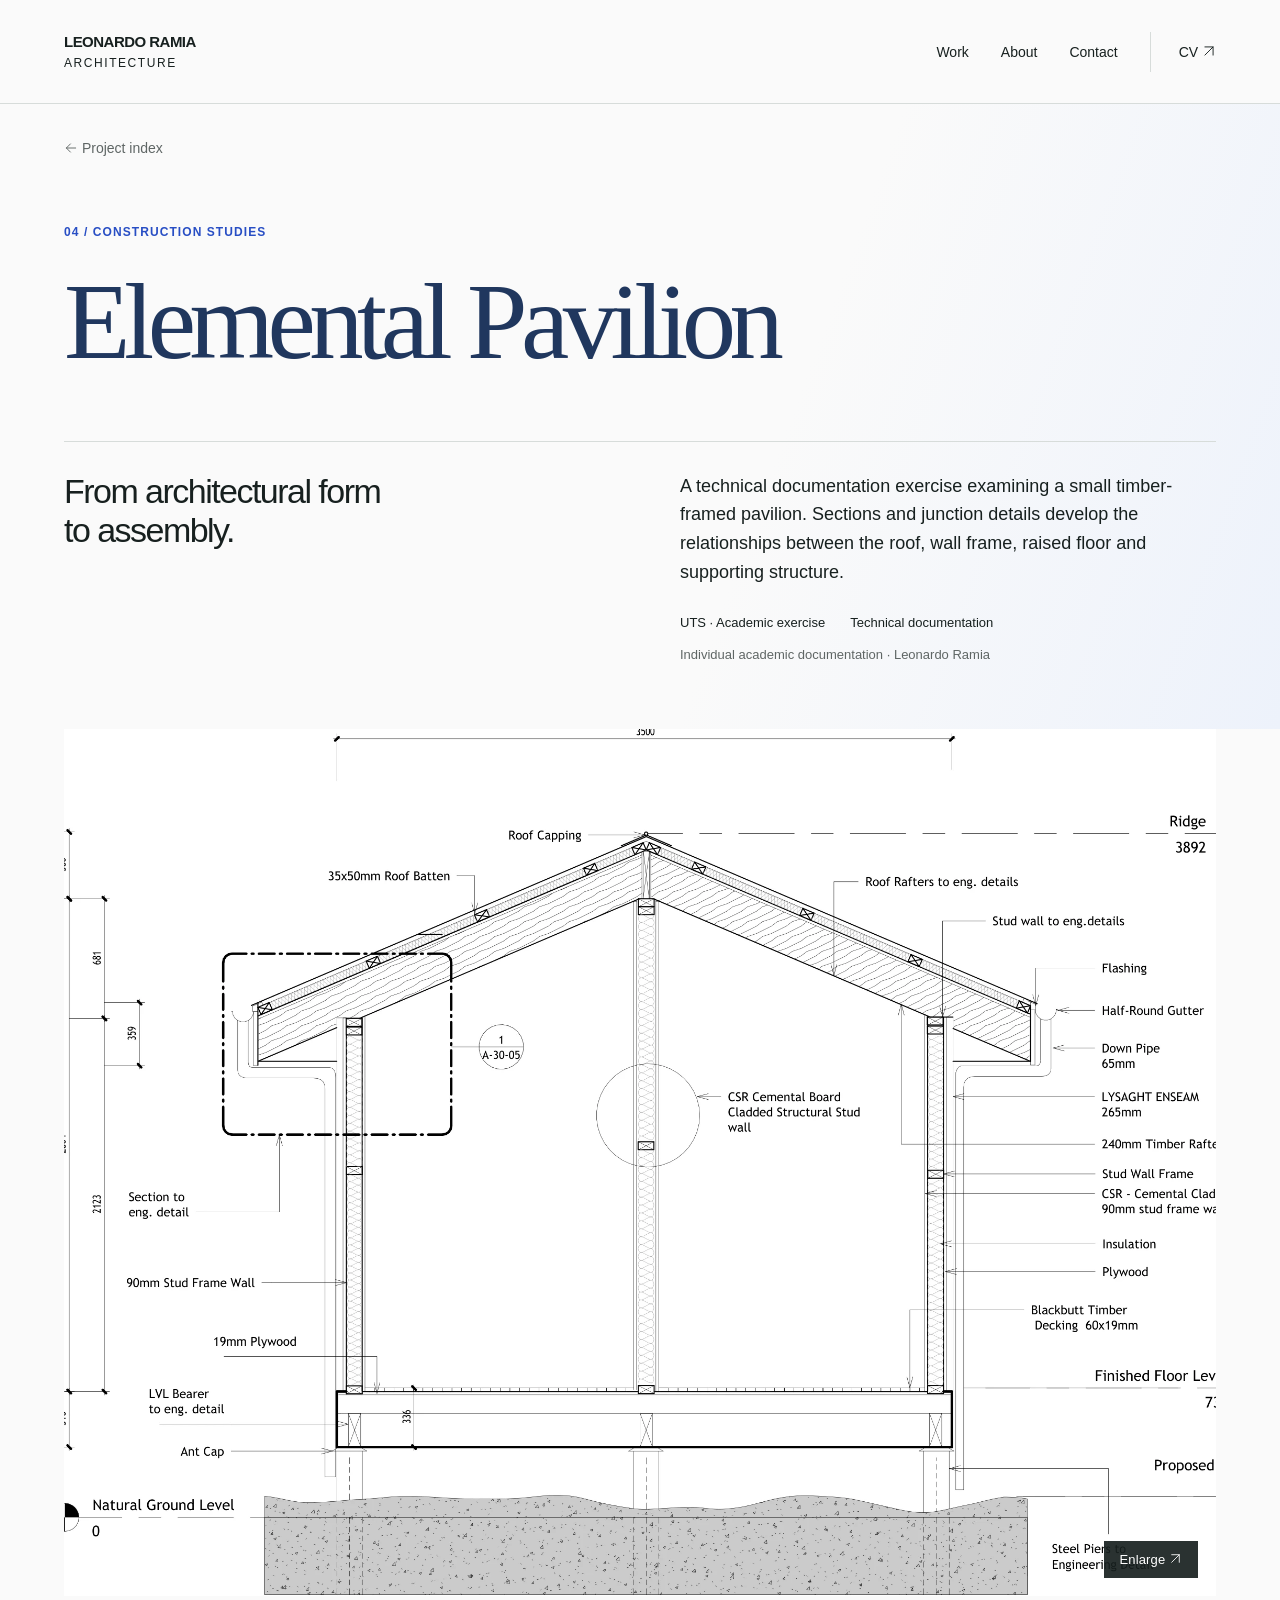
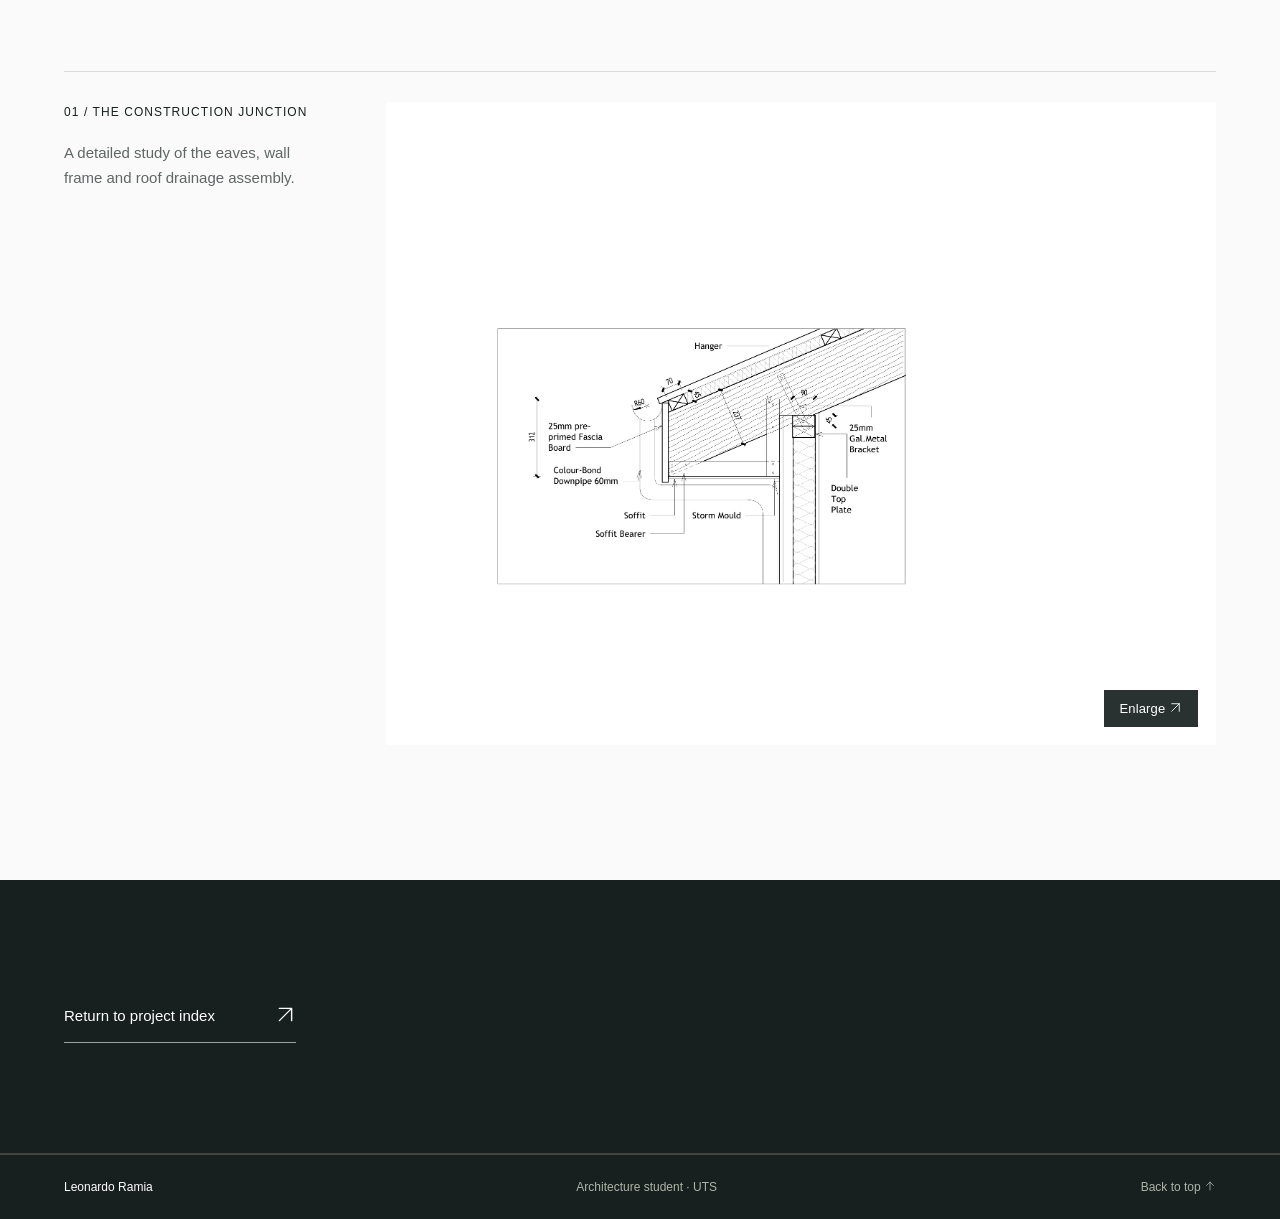
<file: elemental-pavilion/index.html>
<!doctype html><html lang="en"><head><meta charset="UTF-8"><meta name="viewport" content="width=device-width,initial-scale=1"><meta name="description" content="A technical documentation exercise examining a small timber-framed pavilion. Sections and junction details develop the relationships between the roof, wall frame, raised floor and supporting structure."><title>Elemental Pavilion | Leonardo Ramia</title><link rel="icon" type="image/svg+xml" href="data:image/svg+xml,%3Csvg xmlns='http://www.w3.org/2000/svg' viewBox='0 0 40 40'%3E%3Crect width='40' height='40' fill='%23191919'/%3E%3Ctext x='5' y='28' font-family='Arial' font-size='22' fill='white'%3ELR%3C/text%3E%3C/svg%3E"><link rel="stylesheet" href="../style.css"><script src="../app.js" defer></script></head><body><a class="skip" href="#main">Skip to content</a><div class="progress" aria-hidden="true"></div><header><a class="wordmark" href="../index.html">LEONARDO RAMIA<span>ARCHITECTURE</span></a><nav aria-label="Main navigation"><a href="../index.html#work">Work</a><a href="../index.html#about">About</a><a href="../index.html#contact">Contact</a><a class="cv-link" href="../assets/Leonardo-Ramia-CV.pdf" target="_blank" rel="noopener">CV <svg class="arrow-icon" xmlns="http://www.w3.org/2000/svg" viewBox="0 0 24 24" width="24" height="24" fill="none" stroke="currentColor" stroke-width="1.6" stroke-linecap="round" stroke-linejoin="round" aria-hidden="true" focusable="false"><path d="M5 19 19 5M5 5h14v14"/></svg></a></nav></header><main id="main" class=""><section class="project-intro section" id="top"><a class="back-link" href="../index.html#work"><svg class="arrow-icon" xmlns="http://www.w3.org/2000/svg" viewBox="0 0 24 24" width="24" height="24" fill="none" stroke="currentColor" stroke-width="1.6" stroke-linecap="round" stroke-linejoin="round" aria-hidden="true" focusable="false"><path d="M20 12H4M11 5l-7 7 7 7"/></svg> Project index</a><div class="project-title-row"><span class="eyebrow">04 / CONSTRUCTION STUDIES</span><h1>Elemental Pavilion</h1></div><div class="project-summary"><h2>From architectural form to assembly.</h2><div><p>A technical documentation exercise examining a small timber-framed pavilion. Sections and junction details develop the relationships between the roof, wall frame, raised floor and supporting structure.</p><div class="project-meta"><span>UTS · Academic exercise</span><span>Technical documentation</span></div><p class="credit">Individual academic documentation · Leonardo Ramia</p></div></div></section><figure class="project-cover reveal"><button class="drawing" data-title="Elemental Pavilion" aria-label="Enlarge Elemental Pavilion"><img src="../assets/pavilion-section.webp" alt="Elemental Pavilion overview" width="2201" height="1656"><span>Enlarge <svg class="arrow-icon" xmlns="http://www.w3.org/2000/svg" viewBox="0 0 24 24" width="24" height="24" fill="none" stroke="currentColor" stroke-width="1.6" stroke-linecap="round" stroke-linejoin="round" aria-hidden="true" focusable="false"><path d="M5 19 19 5M5 5h14v14"/></svg></span></button></figure><section class="project-gallery section"><figure class="gallery-item reveal"><figcaption><span class="eyebrow">01 / THE CONSTRUCTION JUNCTION</span><p>A detailed study of the eaves, wall frame and roof drainage assembly.</p></figcaption><button class="drawing" data-title="The construction junction" aria-label="Enlarge The construction junction"><img src="../assets/pavilion-detail.webp" alt="The construction junction: A detailed study of the eaves, wall frame and roof drainage assembly." loading="lazy" width="2201" height="1679"><span>Enlarge <svg class="arrow-icon" xmlns="http://www.w3.org/2000/svg" viewBox="0 0 24 24" width="24" height="24" fill="none" stroke="currentColor" stroke-width="1.6" stroke-linecap="round" stroke-linejoin="round" aria-hidden="true" focusable="false"><path d="M5 19 19 5M5 5h14v14"/></svg></span></button></figure></section><div class="project-end section"><a class="text-link" href="../index.html#work">Return to project index <span><svg class="arrow-icon" xmlns="http://www.w3.org/2000/svg" viewBox="0 0 24 24" width="24" height="24" fill="none" stroke="currentColor" stroke-width="1.6" stroke-linecap="round" stroke-linejoin="round" aria-hidden="true" focusable="false"><path d="M5 19 19 5M5 5h14v14"/></svg></span></a></div></main><footer><a href="../index.html">Leonardo Ramia</a><span>Architecture student · UTS</span><a href="#top">Back to top <svg class="arrow-icon" xmlns="http://www.w3.org/2000/svg" viewBox="0 0 24 24" width="24" height="24" fill="none" stroke="currentColor" stroke-width="1.6" stroke-linecap="round" stroke-linejoin="round" aria-hidden="true" focusable="false"><path d="M12 20V4M5 11l7-7 7 7"/></svg></a></footer><dialog id="lightbox" aria-label="Drawing viewer"><div class="viewer-bar"><span id="viewer-title">Drawing</span><div><button id="zoom" type="button">Zoom in +</button><button id="close-viewer" type="button" aria-label="Close drawing">Close ×</button></div></div><div class="viewer-image"><img alt="" id="viewer-img"></div><p class="viewer-hint">Use Zoom in to inspect the drawing. Press Esc to close.</p></dialog></body></html>
</file>
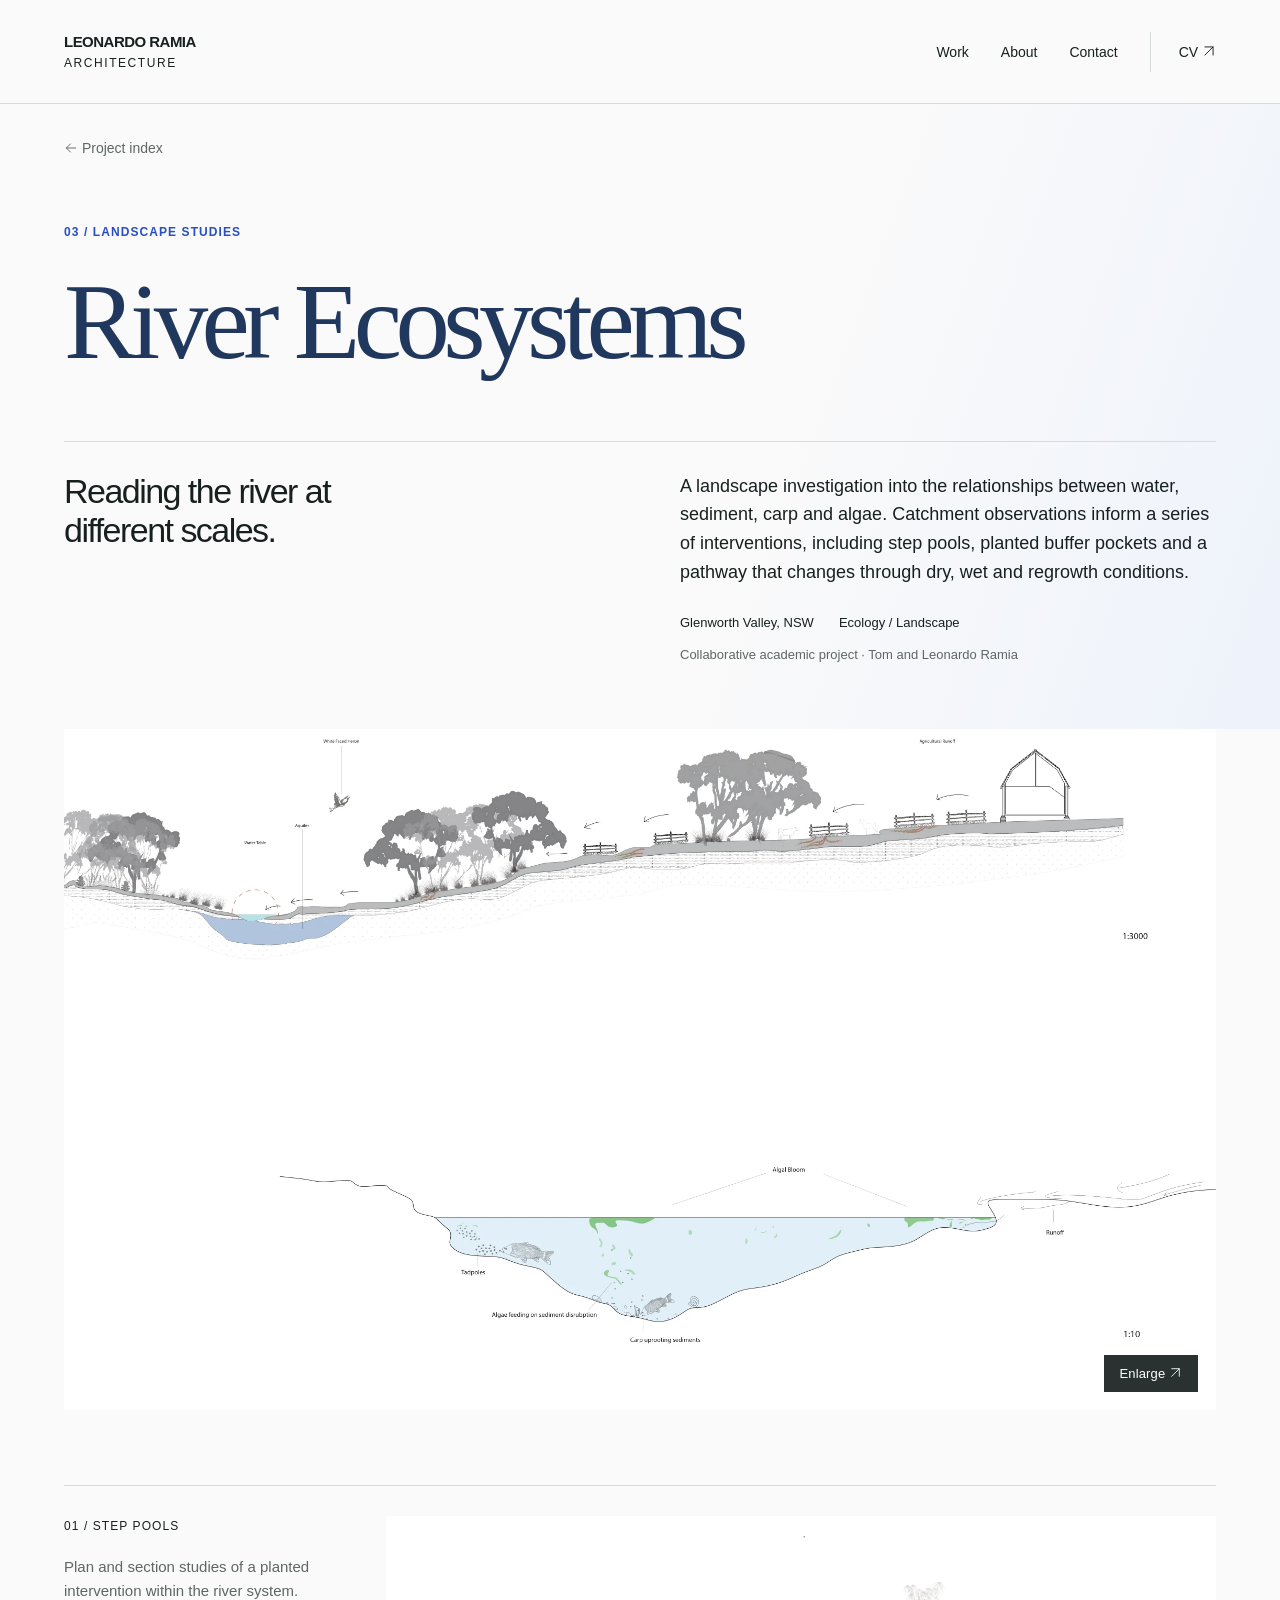
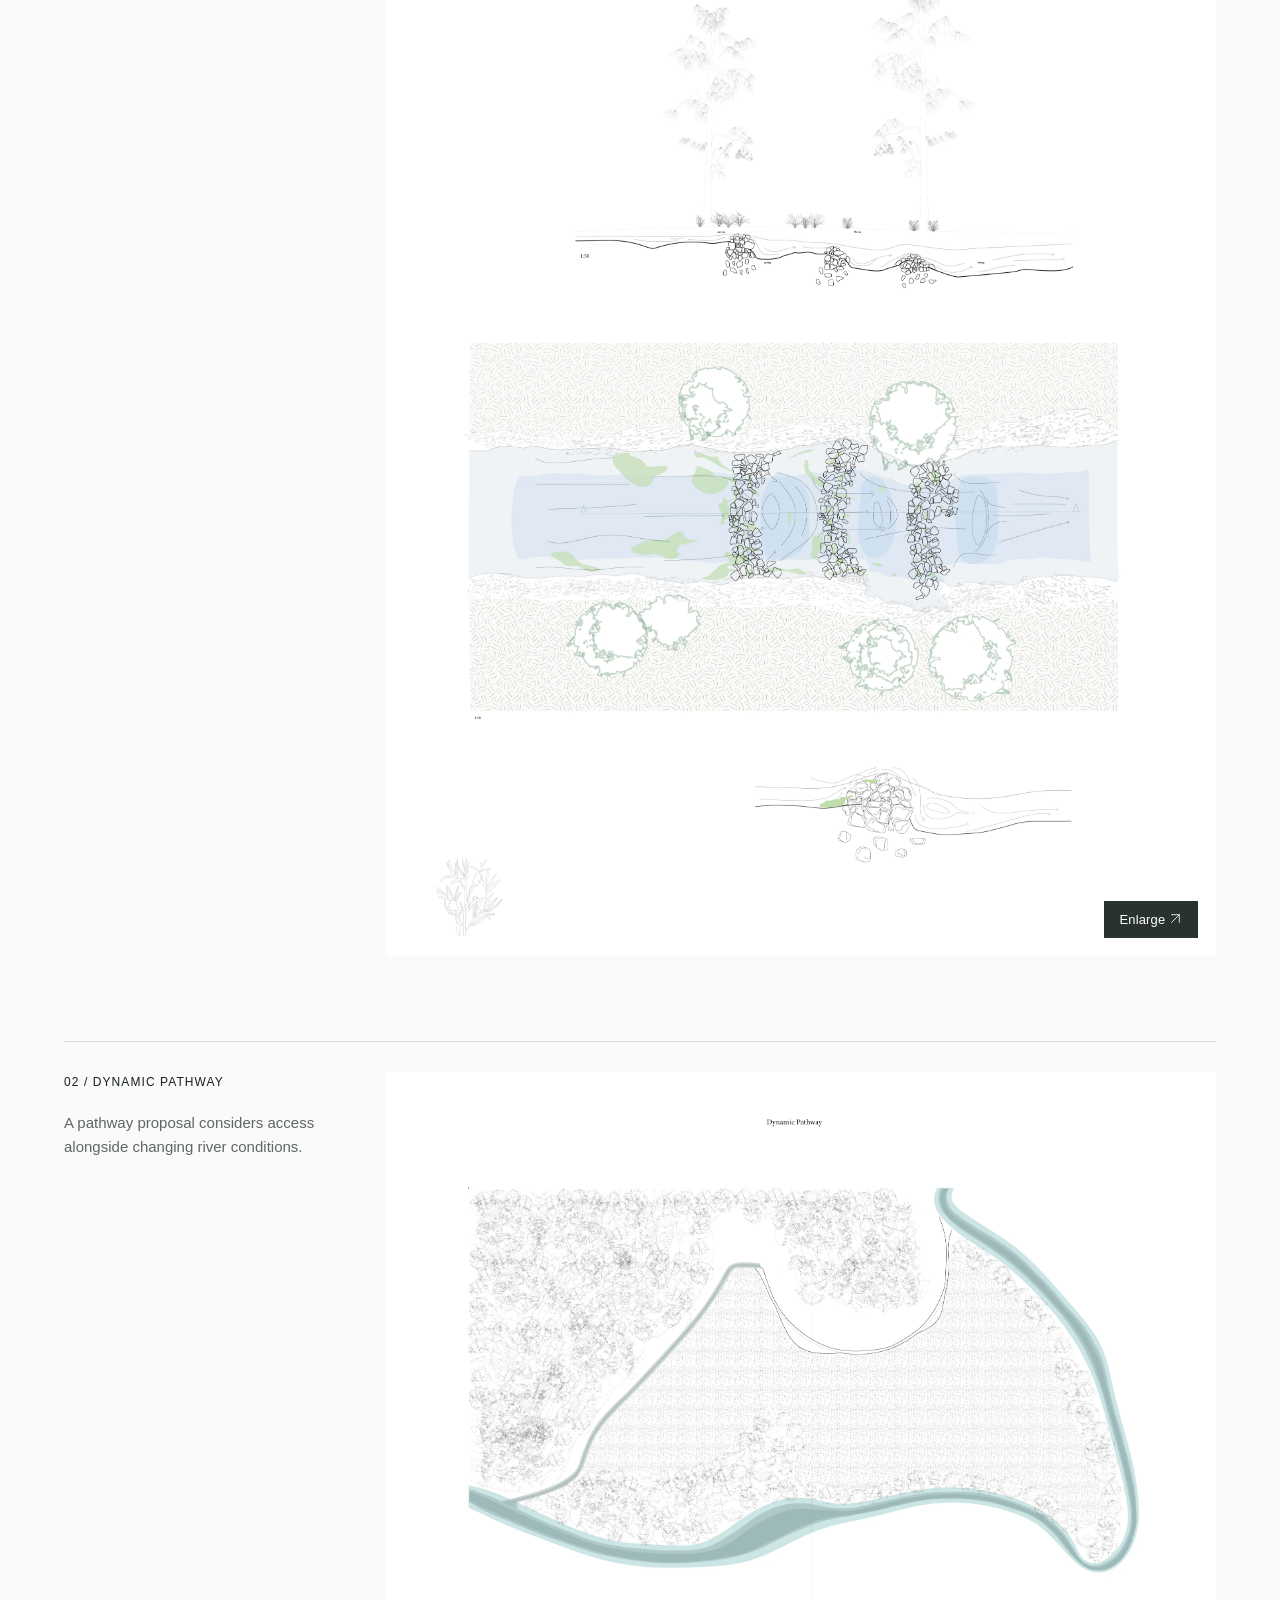
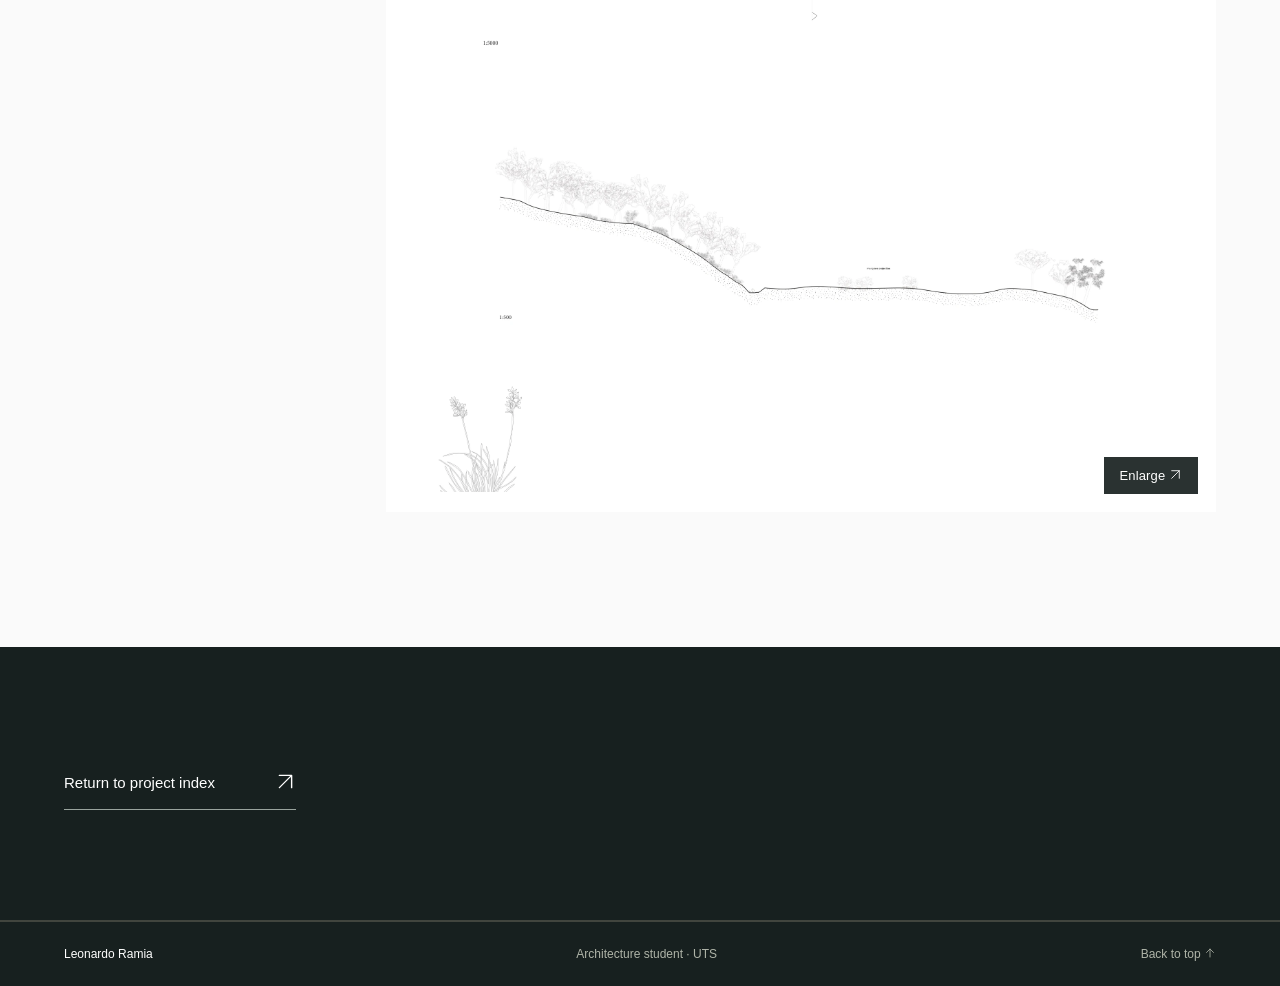
<file: river-ecosystems/index.html>
<!doctype html><html lang="en"><head><meta charset="UTF-8"><meta name="viewport" content="width=device-width,initial-scale=1"><meta name="description" content="A landscape investigation into the relationships between water, sediment, carp and algae. Catchment observations inform a series of interventions, including step pools, planted buffer pockets and a pathway that changes through dry, wet and regrowth conditions."><title>River Ecosystems | Leonardo Ramia</title><link rel="icon" type="image/svg+xml" href="data:image/svg+xml,%3Csvg xmlns='http://www.w3.org/2000/svg' viewBox='0 0 40 40'%3E%3Crect width='40' height='40' fill='%23191919'/%3E%3Ctext x='5' y='28' font-family='Arial' font-size='22' fill='white'%3ELR%3C/text%3E%3C/svg%3E"><link rel="stylesheet" href="../style.css"><script src="../app.js" defer></script></head><body><a class="skip" href="#main">Skip to content</a><div class="progress" aria-hidden="true"></div><header><a class="wordmark" href="../index.html">LEONARDO RAMIA<span>ARCHITECTURE</span></a><nav aria-label="Main navigation"><a href="../index.html#work">Work</a><a href="../index.html#about">About</a><a href="../index.html#contact">Contact</a><a class="cv-link" href="../assets/Leonardo-Ramia-CV.pdf" target="_blank" rel="noopener">CV <svg class="arrow-icon" xmlns="http://www.w3.org/2000/svg" viewBox="0 0 24 24" width="24" height="24" fill="none" stroke="currentColor" stroke-width="1.6" stroke-linecap="round" stroke-linejoin="round" aria-hidden="true" focusable="false"><path d="M5 19 19 5M5 5h14v14"/></svg></a></nav></header><main id="main" class=""><section class="project-intro section" id="top"><a class="back-link" href="../index.html#work"><svg class="arrow-icon" xmlns="http://www.w3.org/2000/svg" viewBox="0 0 24 24" width="24" height="24" fill="none" stroke="currentColor" stroke-width="1.6" stroke-linecap="round" stroke-linejoin="round" aria-hidden="true" focusable="false"><path d="M20 12H4M11 5l-7 7 7 7"/></svg> Project index</a><div class="project-title-row"><span class="eyebrow">03 / LANDSCAPE STUDIES</span><h1>River Ecosystems</h1></div><div class="project-summary"><h2>Reading the river at different scales.</h2><div><p>A landscape investigation into the relationships between water, sediment, carp and algae. Catchment observations inform a series of interventions, including step pools, planted buffer pockets and a pathway that changes through dry, wet and regrowth conditions.</p><div class="project-meta"><span>Glenworth Valley, NSW</span><span>Ecology / Landscape</span></div><p class="credit">Collaborative academic project · Tom and Leonardo Ramia</p></div></div></section><figure class="project-cover reveal"><button class="drawing" data-title="River Ecosystems" aria-label="Enlarge River Ecosystems"><img src="../assets/river-section.webp" alt="River Ecosystems overview" width="2201" height="1300"><span>Enlarge <svg class="arrow-icon" xmlns="http://www.w3.org/2000/svg" viewBox="0 0 24 24" width="24" height="24" fill="none" stroke="currentColor" stroke-width="1.6" stroke-linecap="round" stroke-linejoin="round" aria-hidden="true" focusable="false"><path d="M5 19 19 5M5 5h14v14"/></svg></span></button></figure><section class="project-gallery section"><figure class="gallery-item reveal"><figcaption><span class="eyebrow">01 / STEP POOLS</span><p>Plan and section studies of a planted intervention within the river system.</p></figcaption><button class="drawing" data-title="Step pools" aria-label="Enlarge Step pools"><img src="../assets/river-pools.webp" alt="Step pools: Plan and section studies of a planted intervention within the river system." loading="lazy" width="2201" height="3016"><span>Enlarge <svg class="arrow-icon" xmlns="http://www.w3.org/2000/svg" viewBox="0 0 24 24" width="24" height="24" fill="none" stroke="currentColor" stroke-width="1.6" stroke-linecap="round" stroke-linejoin="round" aria-hidden="true" focusable="false"><path d="M5 19 19 5M5 5h14v14"/></svg></span></button></figure><figure class="gallery-item reveal"><figcaption><span class="eyebrow">02 / DYNAMIC PATHWAY</span><p>A pathway proposal considers access alongside changing river conditions.</p></figcaption><button class="drawing" data-title="Dynamic pathway" aria-label="Enlarge Dynamic pathway"><img src="../assets/river-path.webp" alt="Dynamic pathway: A pathway proposal considers access alongside changing river conditions." loading="lazy" width="2201" height="2902"><span>Enlarge <svg class="arrow-icon" xmlns="http://www.w3.org/2000/svg" viewBox="0 0 24 24" width="24" height="24" fill="none" stroke="currentColor" stroke-width="1.6" stroke-linecap="round" stroke-linejoin="round" aria-hidden="true" focusable="false"><path d="M5 19 19 5M5 5h14v14"/></svg></span></button></figure></section><div class="project-end section"><a class="text-link" href="../index.html#work">Return to project index <span><svg class="arrow-icon" xmlns="http://www.w3.org/2000/svg" viewBox="0 0 24 24" width="24" height="24" fill="none" stroke="currentColor" stroke-width="1.6" stroke-linecap="round" stroke-linejoin="round" aria-hidden="true" focusable="false"><path d="M5 19 19 5M5 5h14v14"/></svg></span></a></div></main><footer><a href="../index.html">Leonardo Ramia</a><span>Architecture student · UTS</span><a href="#top">Back to top <svg class="arrow-icon" xmlns="http://www.w3.org/2000/svg" viewBox="0 0 24 24" width="24" height="24" fill="none" stroke="currentColor" stroke-width="1.6" stroke-linecap="round" stroke-linejoin="round" aria-hidden="true" focusable="false"><path d="M12 20V4M5 11l7-7 7 7"/></svg></a></footer><dialog id="lightbox" aria-label="Drawing viewer"><div class="viewer-bar"><span id="viewer-title">Drawing</span><div><button id="zoom" type="button">Zoom in +</button><button id="close-viewer" type="button" aria-label="Close drawing">Close ×</button></div></div><div class="viewer-image"><img alt="" id="viewer-img"></div><p class="viewer-hint">Use Zoom in to inspect the drawing. Press Esc to close.</p></dialog></body></html>
</file>
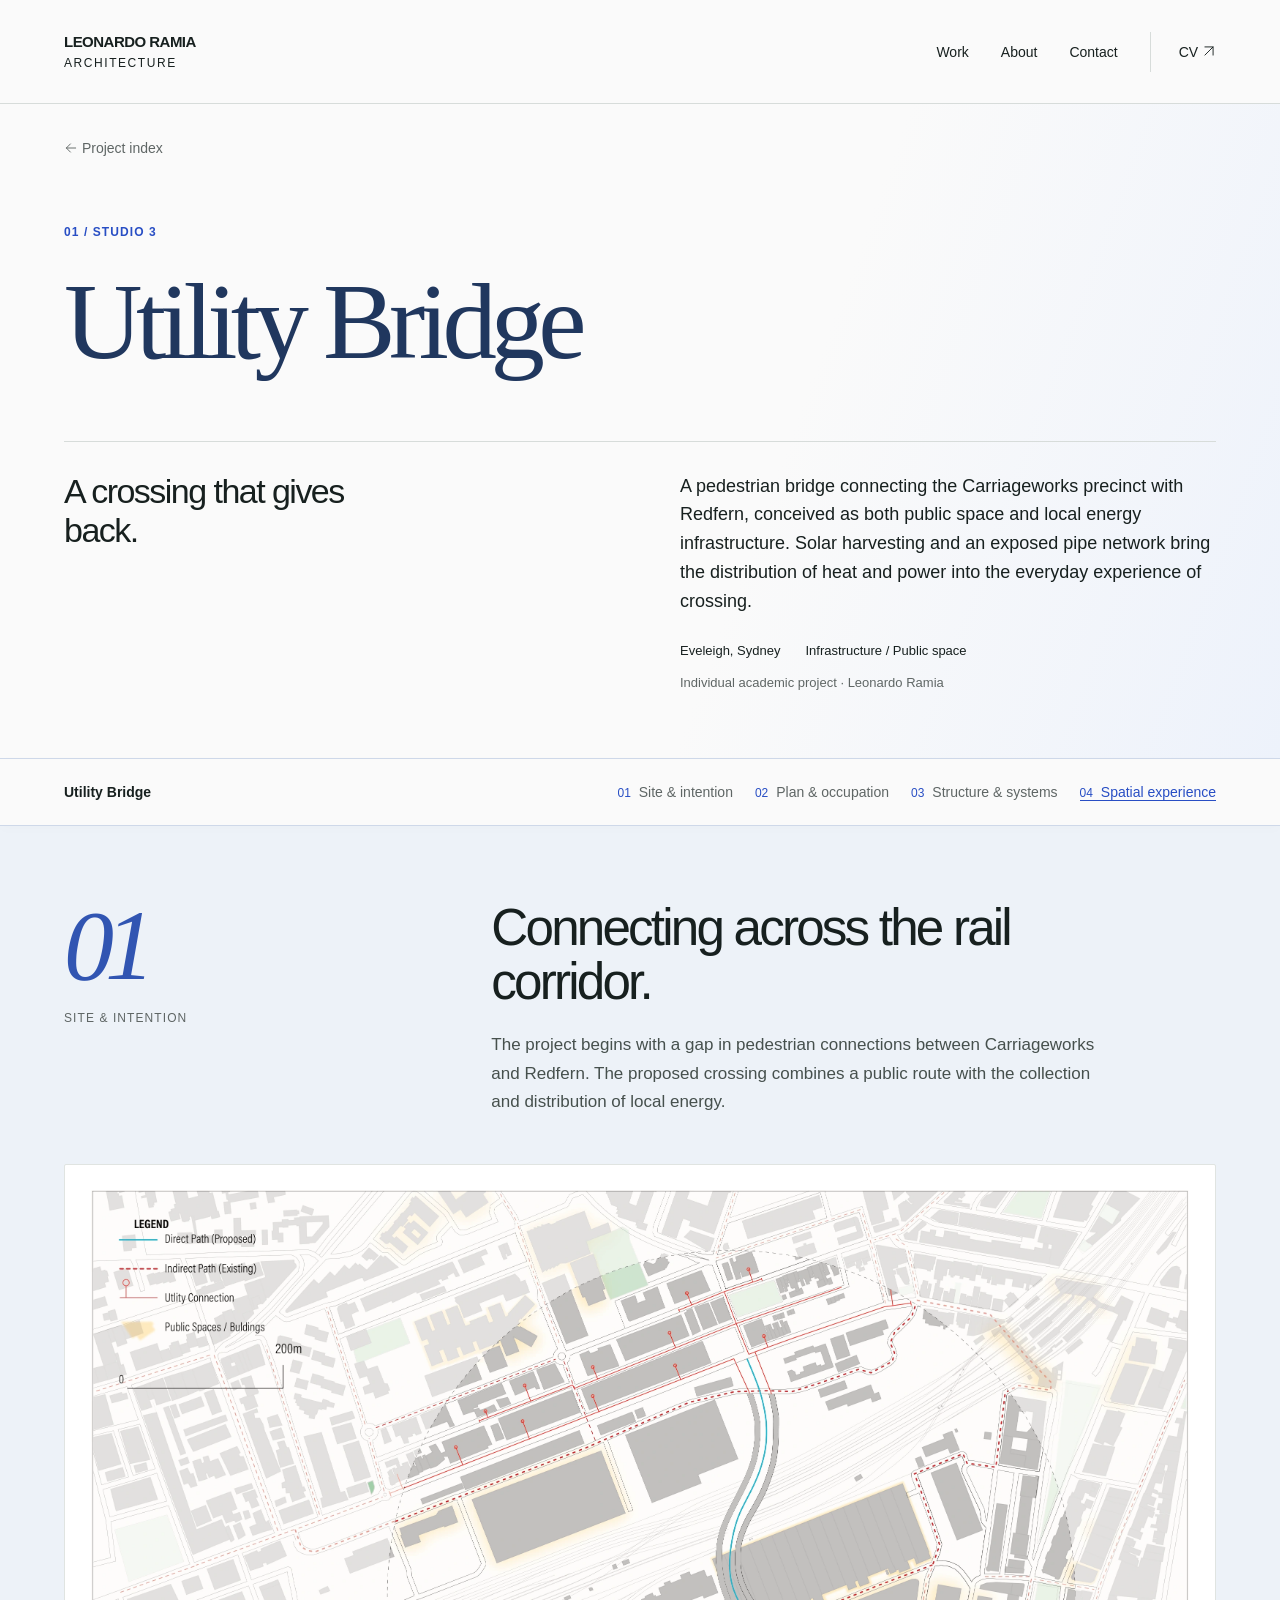
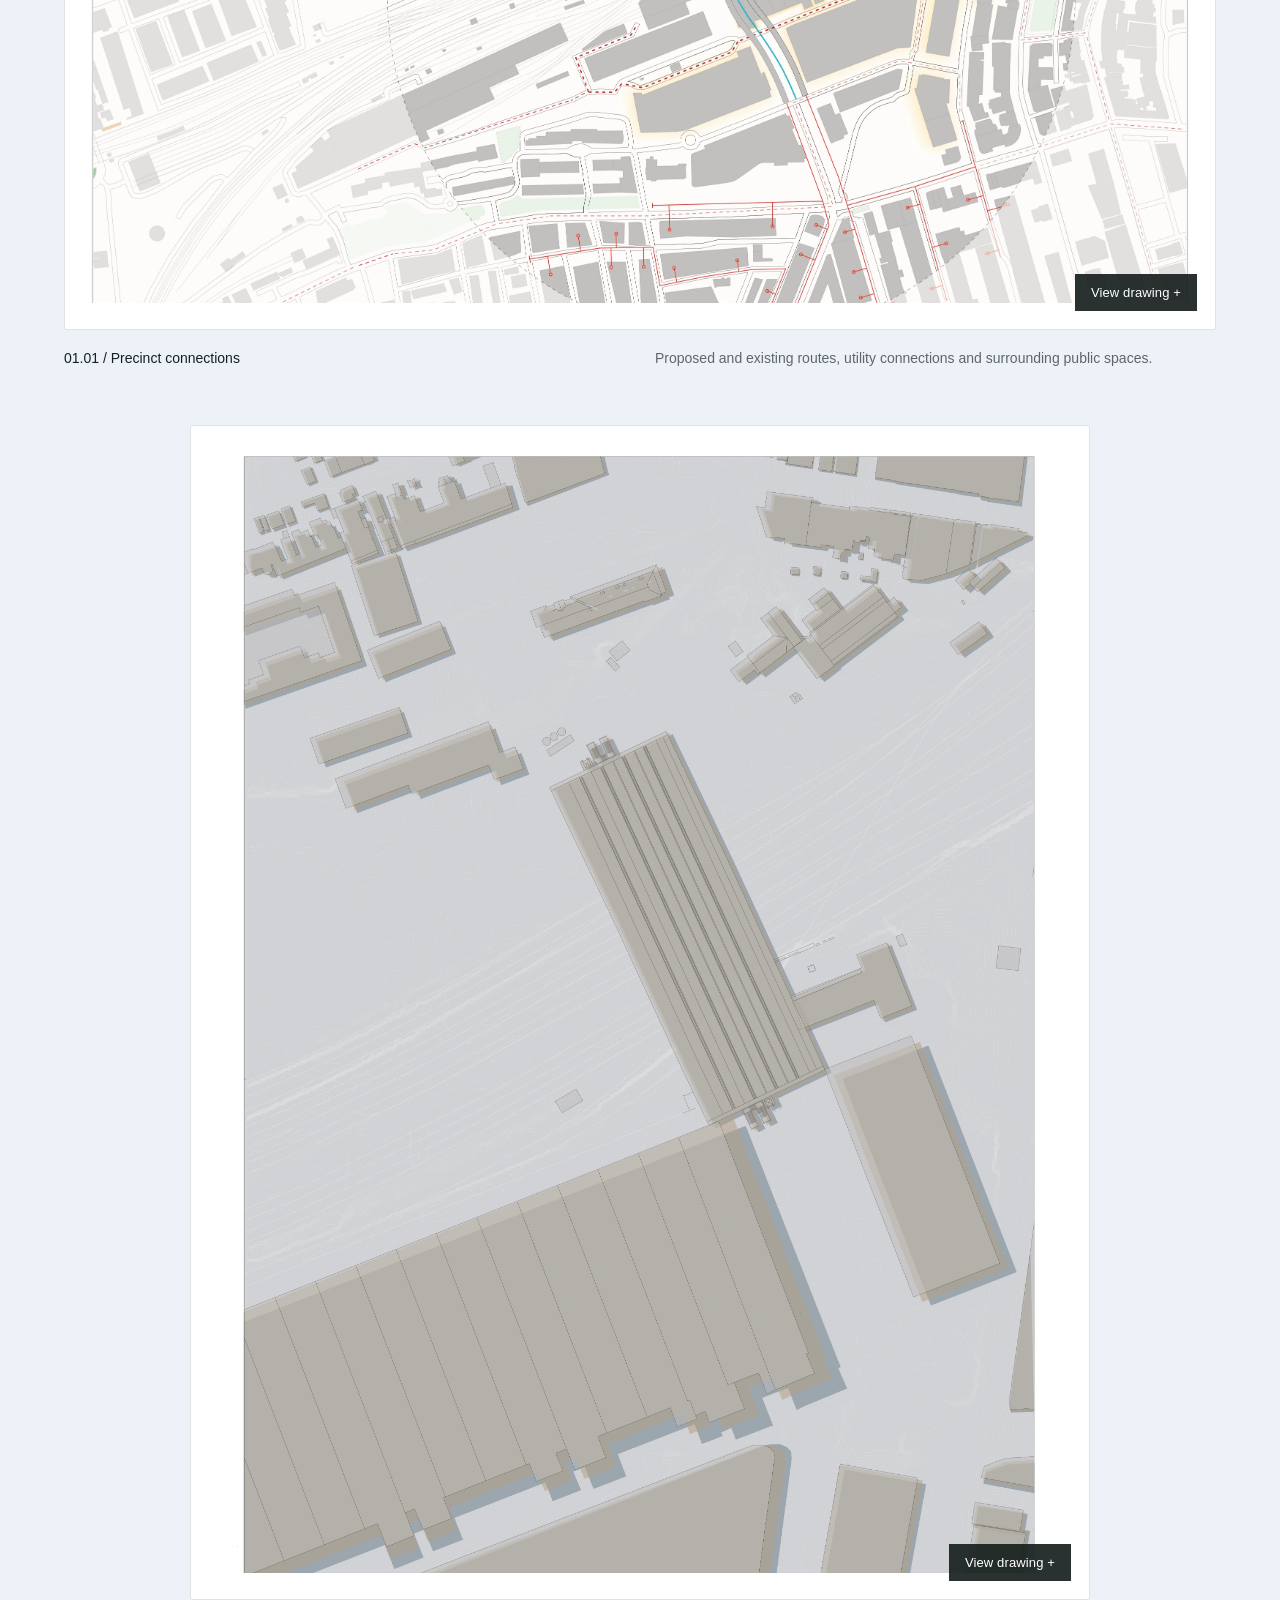
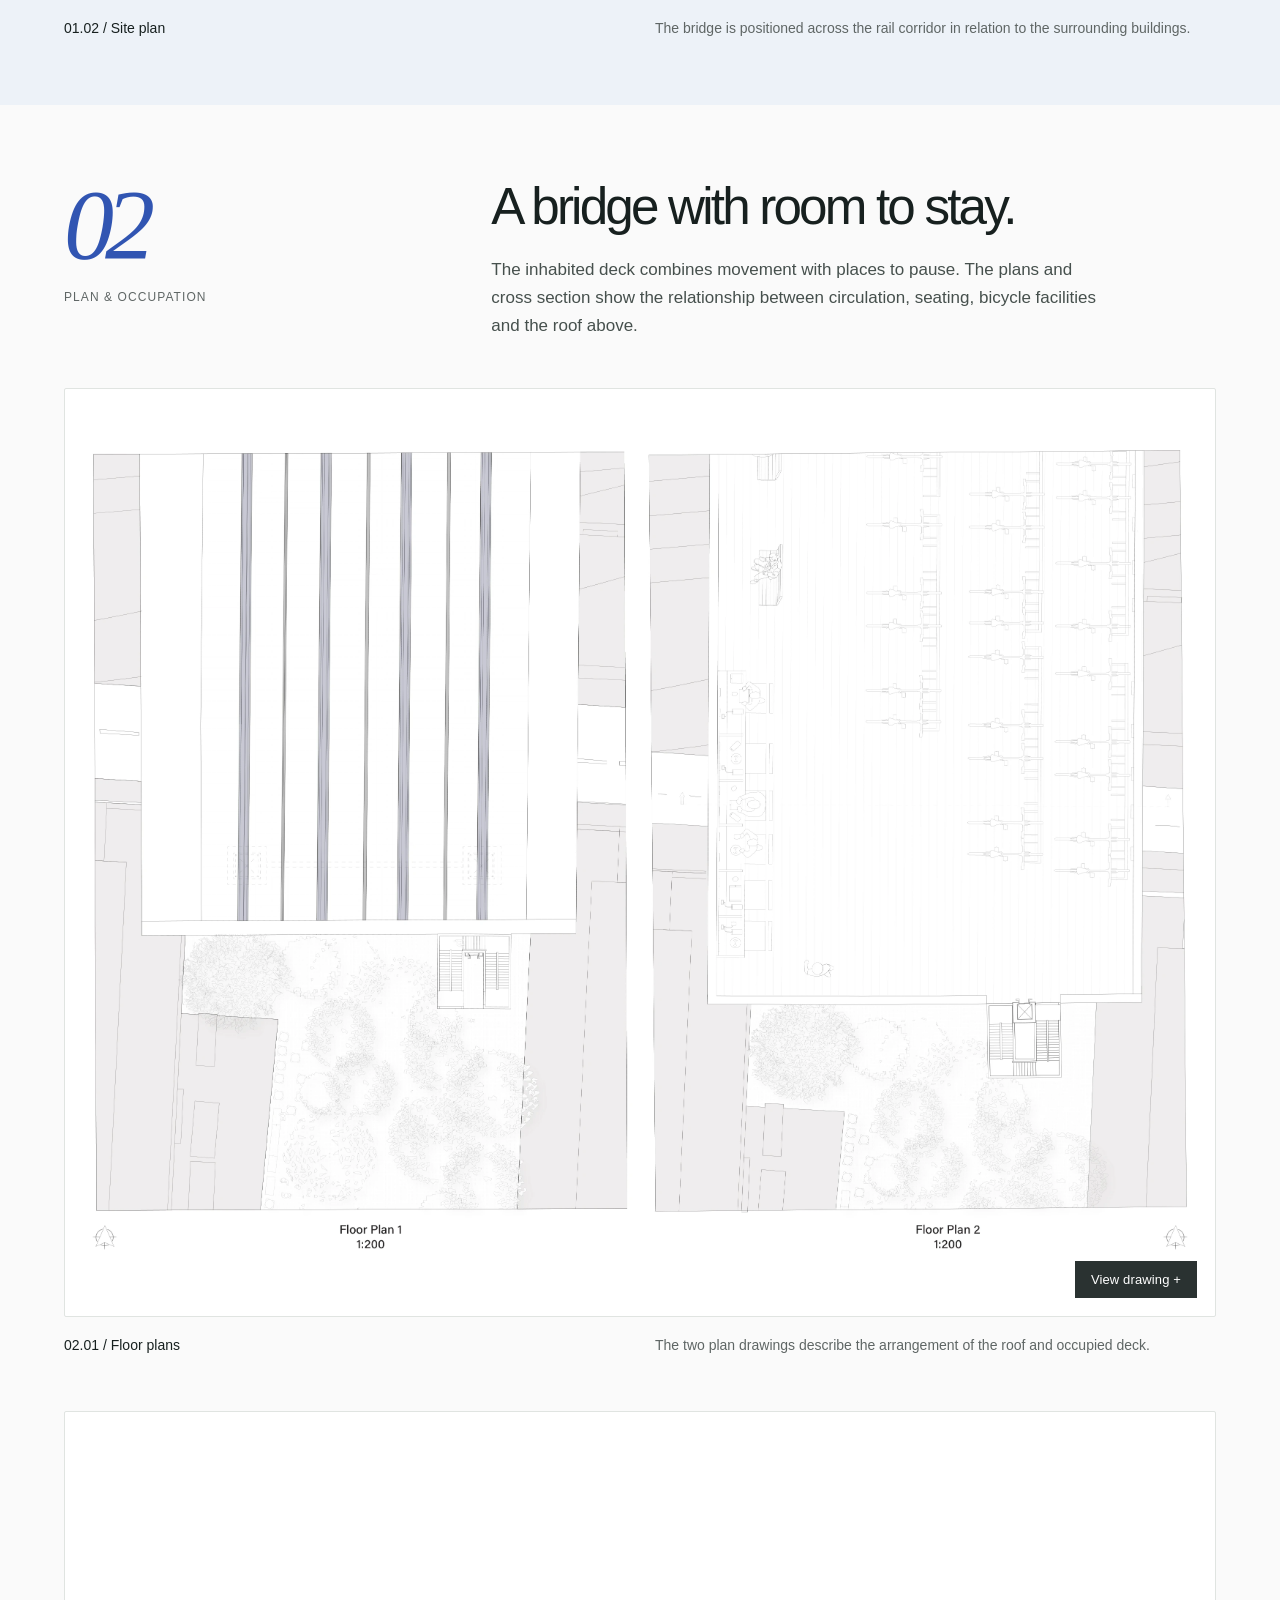
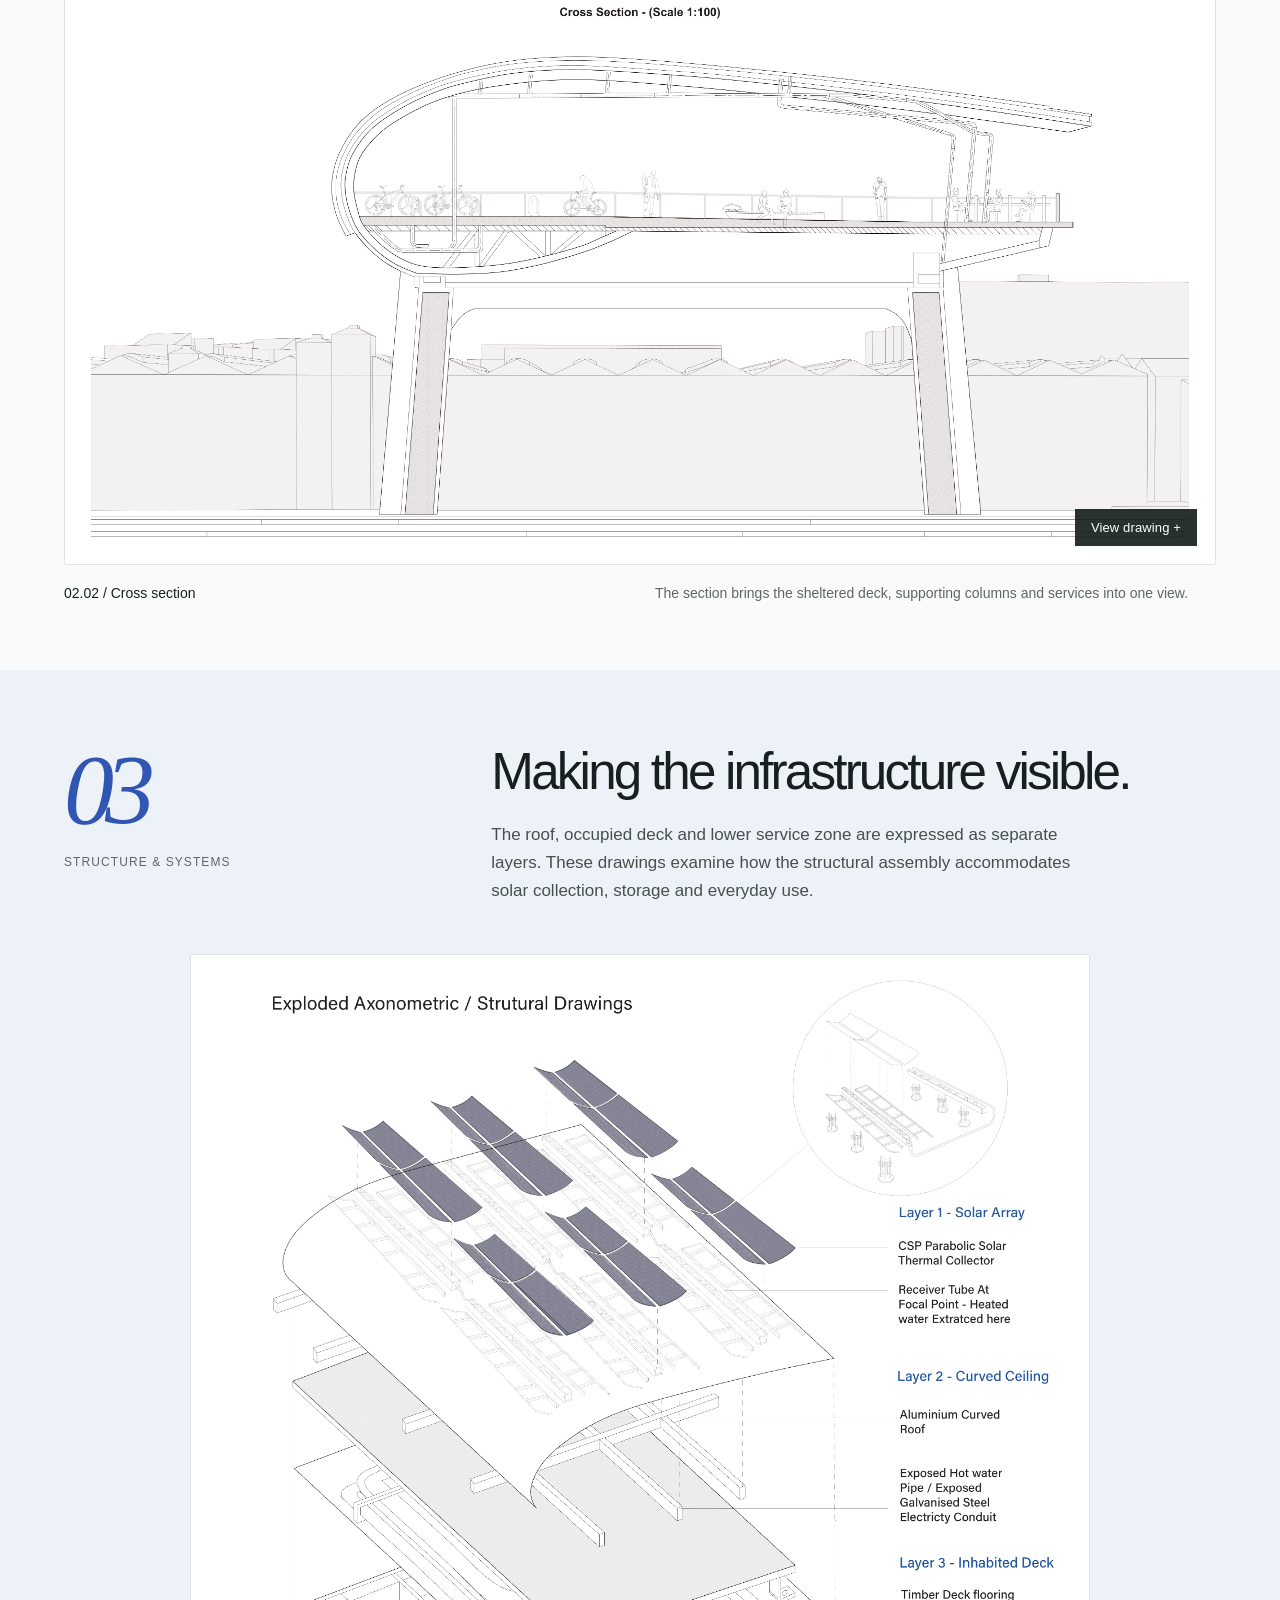
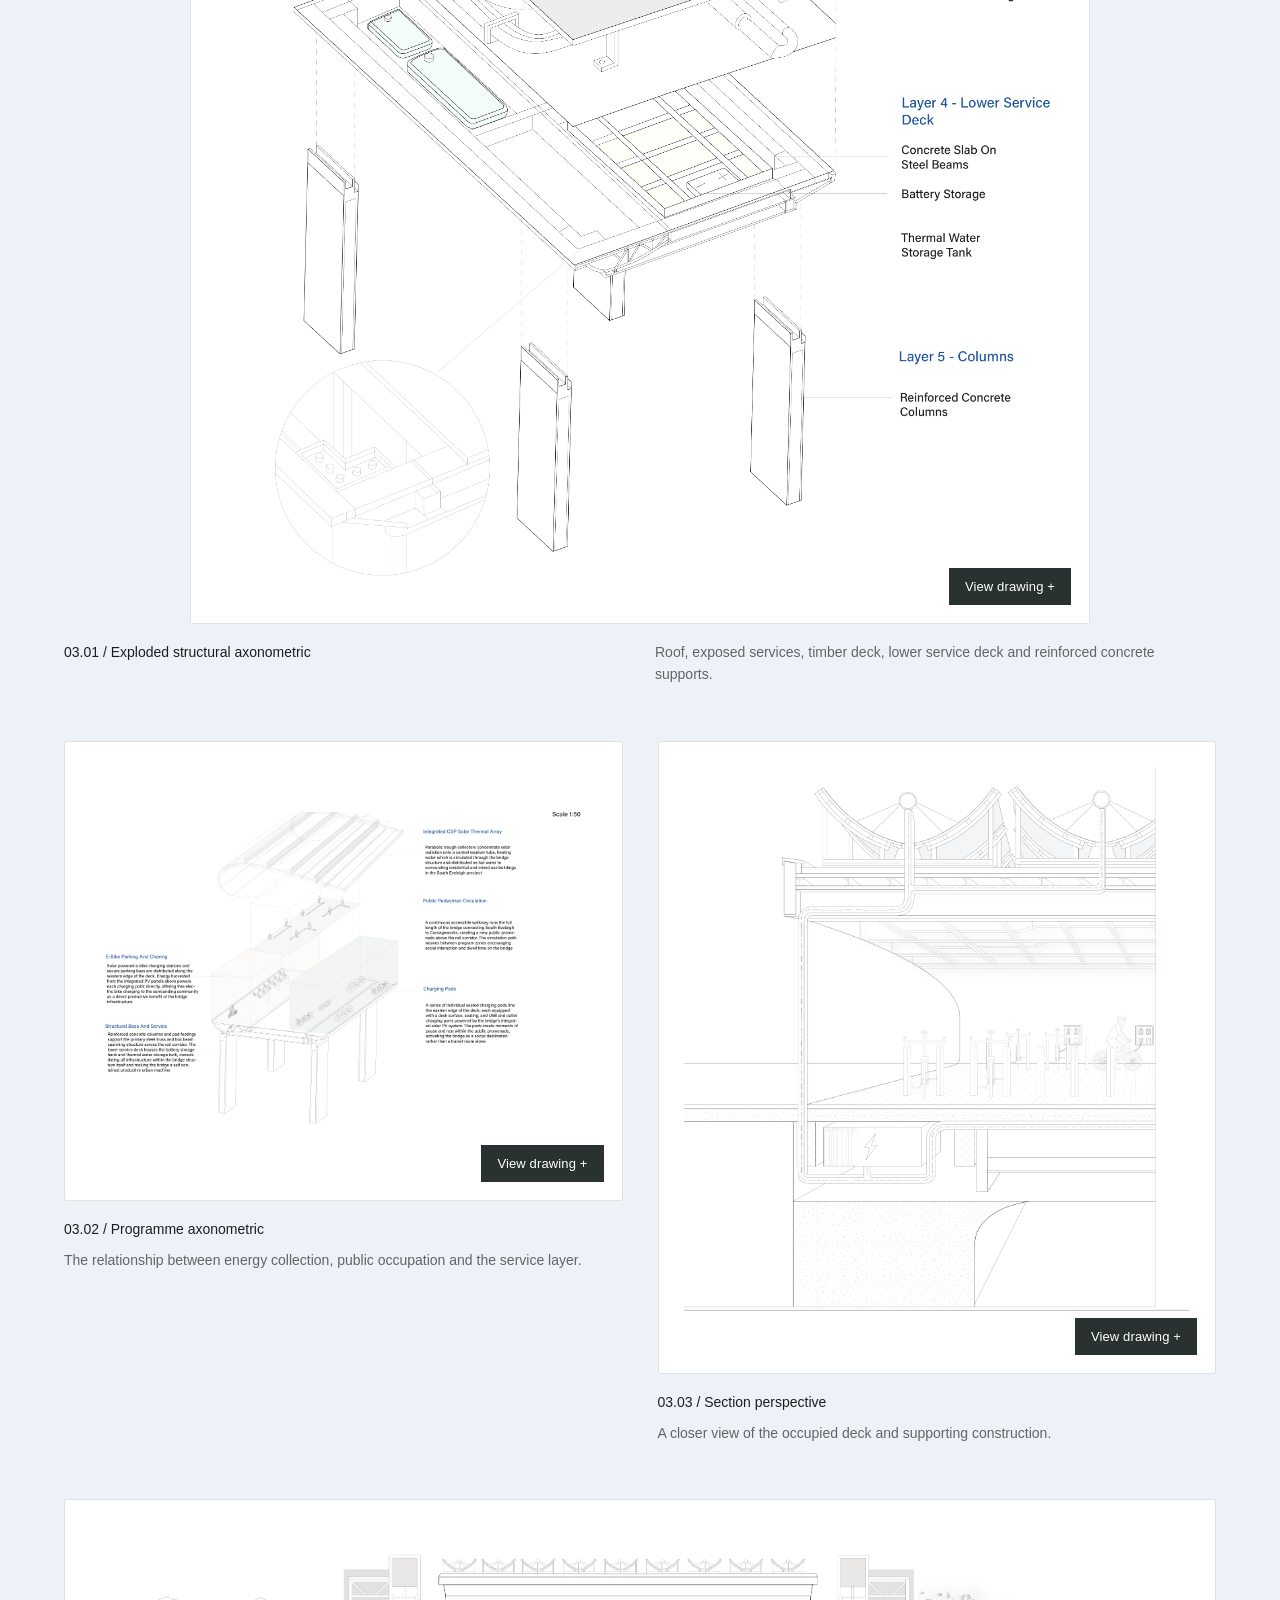
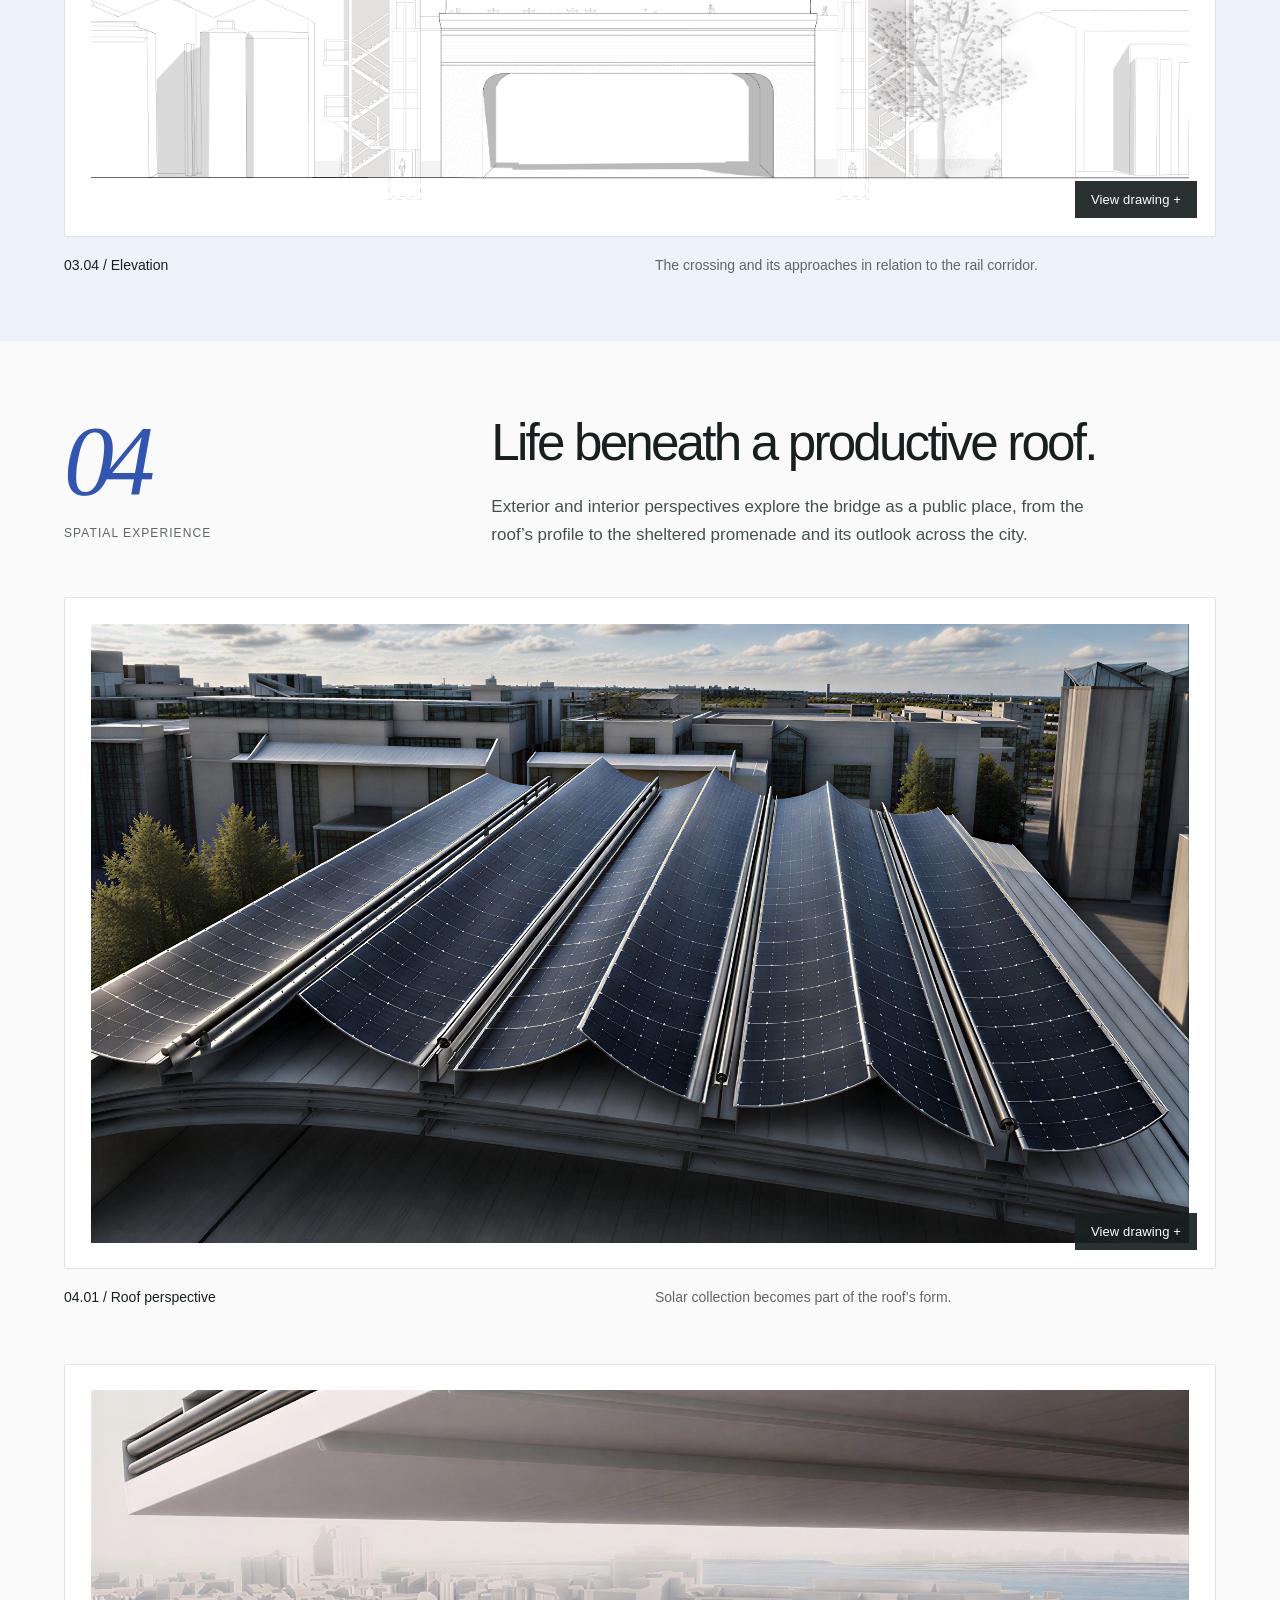
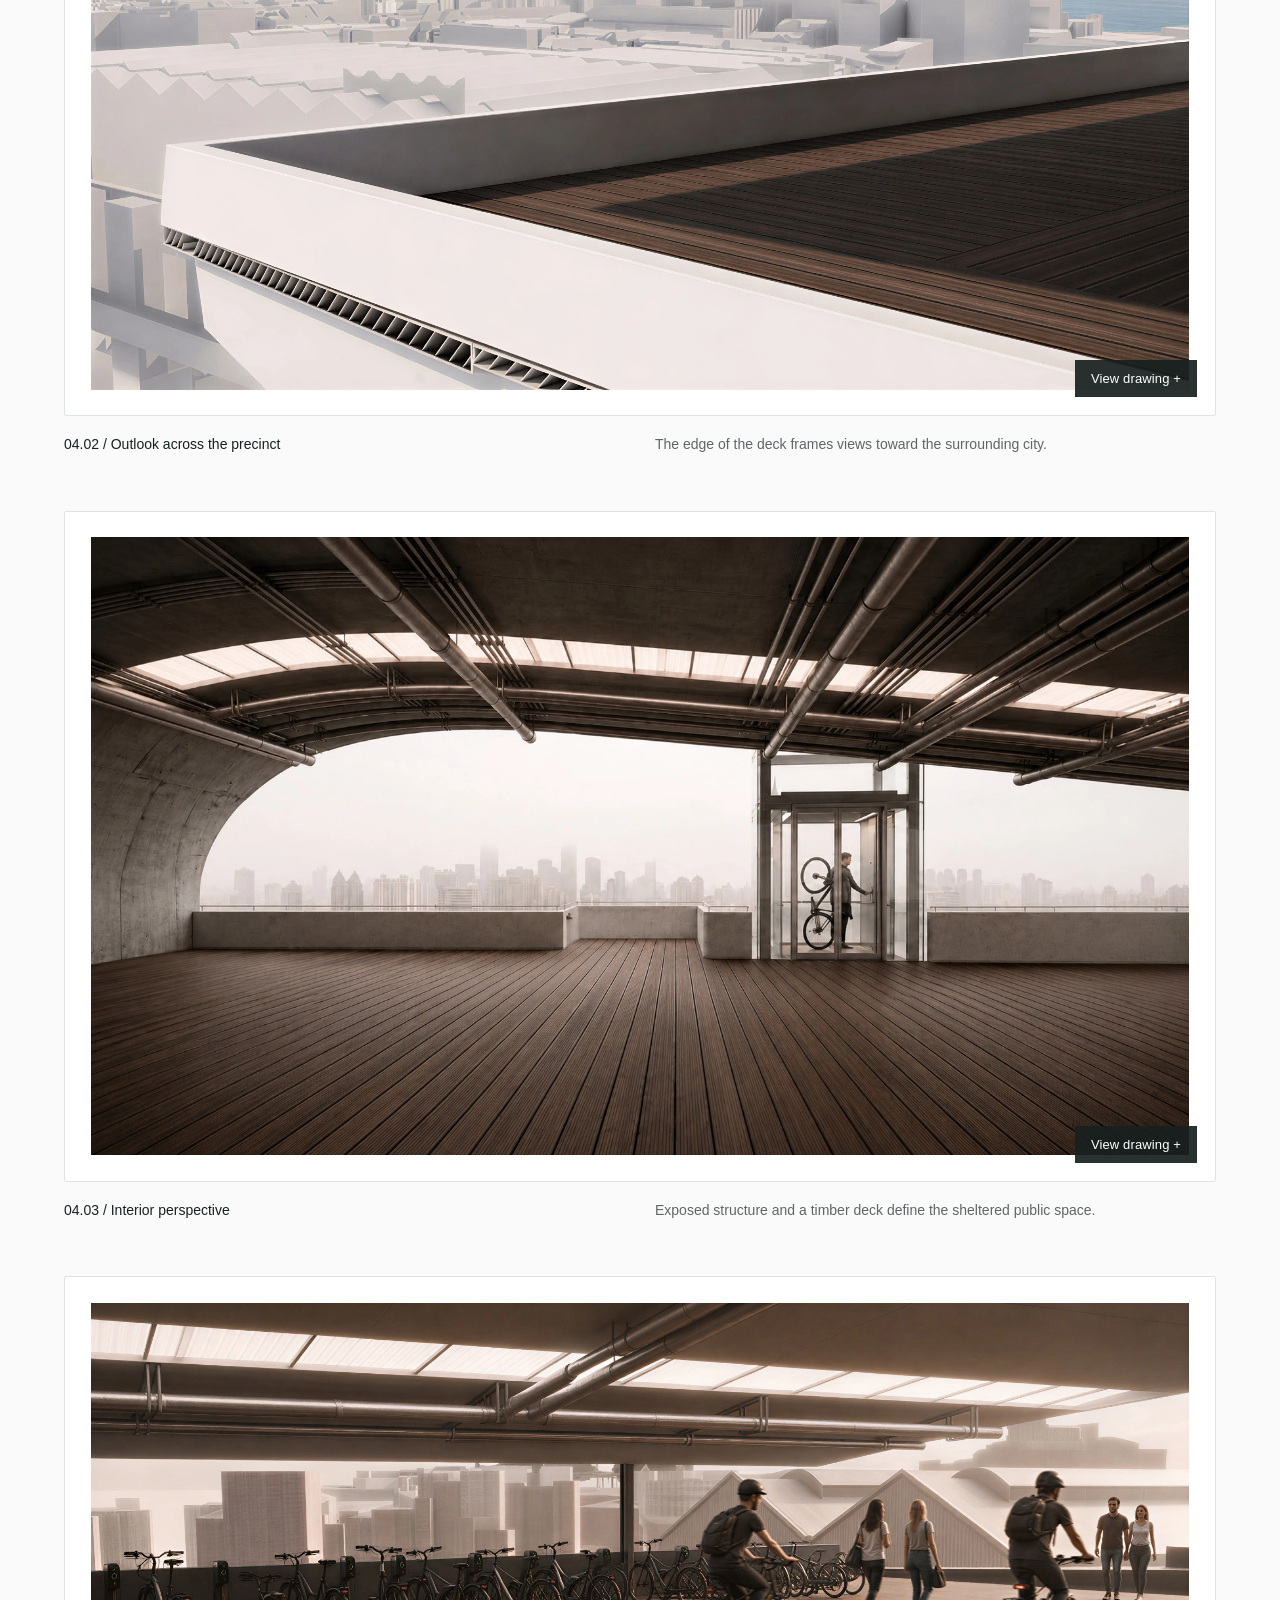
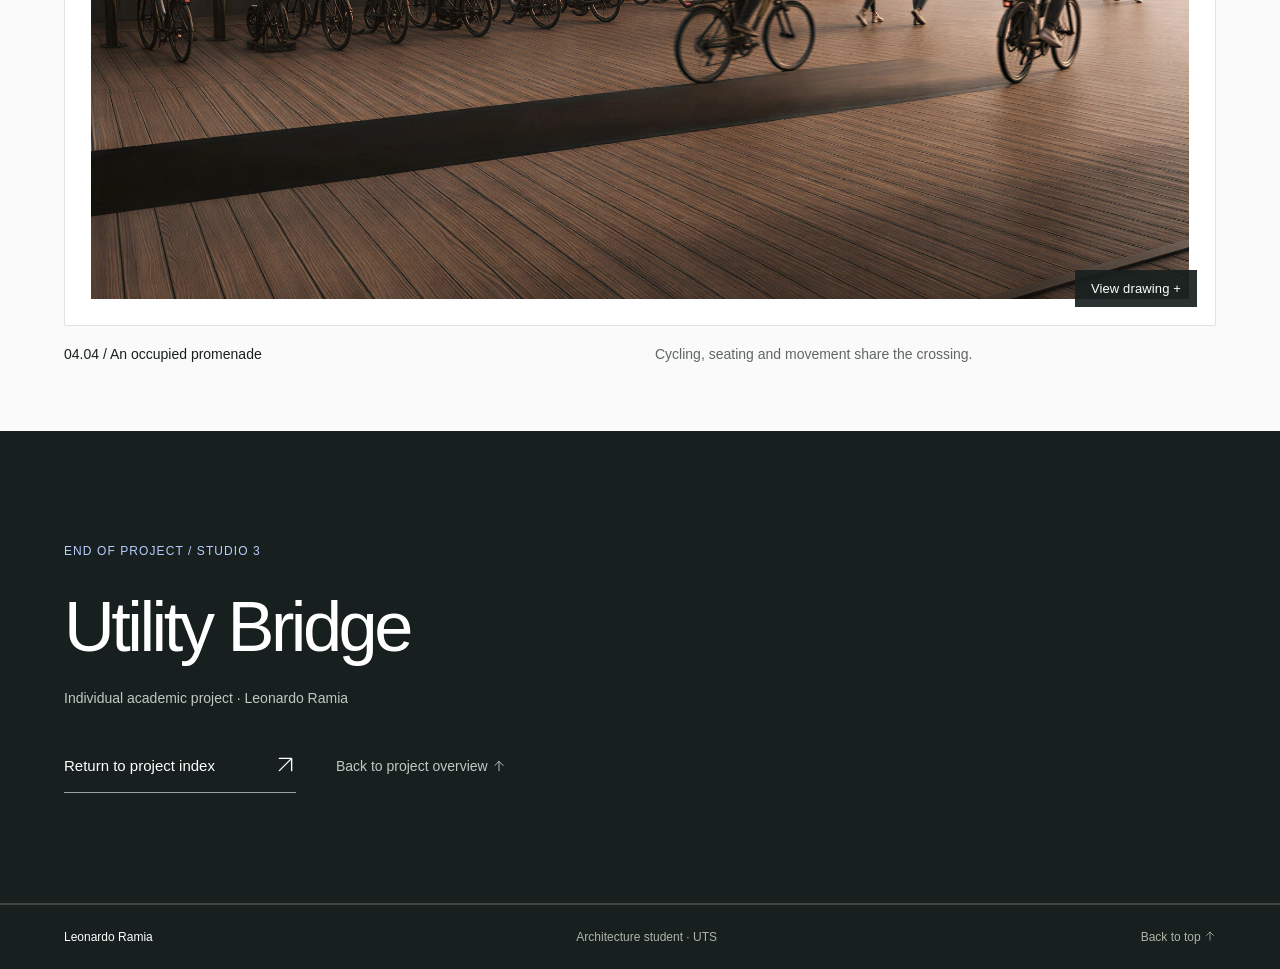
<file: utility-bridge/index.html>
<!doctype html><html lang="en"><head><meta charset="UTF-8"><meta name="viewport" content="width=device-width,initial-scale=1"><meta name="description" content="A pedestrian bridge connecting the Carriageworks precinct with Redfern, conceived as both public space and local energy infrastructure. Solar harvesting and an exposed pipe network bring the distribution of heat and power into the everyday experience of crossing."><title>Utility Bridge | Leonardo Ramia</title><link rel="icon" type="image/svg+xml" href="data:image/svg+xml,%3Csvg xmlns='http://www.w3.org/2000/svg' viewBox='0 0 40 40'%3E%3Crect width='40' height='40' fill='%23191919'/%3E%3Ctext x='5' y='28' font-family='Arial' font-size='22' fill='white'%3ELR%3C/text%3E%3C/svg%3E"><link rel="stylesheet" href="../style.css"><script src="../app.js" defer></script></head><body><a class="skip" href="#main">Skip to content</a><div class="progress" aria-hidden="true"></div><header><a class="wordmark" href="../index.html">LEONARDO RAMIA<span>ARCHITECTURE</span></a><nav aria-label="Main navigation"><a href="../index.html#work">Work</a><a href="../index.html#about">About</a><a href="../index.html#contact">Contact</a><a class="cv-link" href="../assets/Leonardo-Ramia-CV.pdf" target="_blank" rel="noopener">CV <svg class="arrow-icon" xmlns="http://www.w3.org/2000/svg" viewBox="0 0 24 24" width="24" height="24" fill="none" stroke="currentColor" stroke-width="1.6" stroke-linecap="round" stroke-linejoin="round" aria-hidden="true" focusable="false"><path d="M5 19 19 5M5 5h14v14"/></svg></a></nav></header><main id="main" class="studio-detail"><section class="project-intro section" id="top"><a class="back-link" href="../index.html#work"><svg class="arrow-icon" xmlns="http://www.w3.org/2000/svg" viewBox="0 0 24 24" width="24" height="24" fill="none" stroke="currentColor" stroke-width="1.6" stroke-linecap="round" stroke-linejoin="round" aria-hidden="true" focusable="false"><path d="M20 12H4M11 5l-7 7 7 7"/></svg> Project index</a><div class="project-title-row"><span class="eyebrow">01 / STUDIO 3</span><h1>Utility Bridge</h1></div><div class="project-summary"><h2>A crossing that gives back.</h2><div><p>A pedestrian bridge connecting the Carriageworks precinct with Redfern, conceived as both public space and local energy infrastructure. Solar harvesting and an exposed pipe network bring the distribution of heat and power into the everyday experience of crossing.</p><div class="project-meta"><span>Eveleigh, Sydney</span><span>Infrastructure / Public space</span></div><p class="credit">Individual academic project · Leonardo Ramia</p></div></div></section><nav class="chapter-nav" aria-label="Utility Bridge chapters"><span>Utility Bridge</span><div><a href="#context"><small>01</small> Site & intention</a><a href="#space"><small>02</small> Plan & occupation</a><a href="#structure"><small>03</small> Structure & systems</a><a href="#experience"><small>04</small> Spatial experience</a></div></nav><section id="context" class="project-chapter section chapter-1"><div class="chapter-heading reveal"><div><span class="chapter-number">01</span><span class="eyebrow">SITE & INTENTION</span></div><div><h2>Connecting across the rail corridor.</h2><p>The project begins with a gap in pedestrian connections between Carriageworks and Redfern. The proposed crossing combines a public route with the collection and distribution of local energy.</p></div></div><div class="chapter-drawings"><figure class="chapter-figure wide reveal"><button class="drawing" data-title="Utility Bridge / Precinct connections" aria-label="Enlarge Precinct connections"><img src="../assets/bridge-context.webp" alt="Precinct connections: Proposed and existing routes, utility connections and surrounding public spaces." loading="lazy" decoding="async" width="3001" height="1948"><span>View drawing +</span></button><figcaption><span class="figure-label">01.01 / Precinct connections</span><p>Proposed and existing routes, utility connections and surrounding public spaces.</p></figcaption></figure><figure class="chapter-figure portrait reveal"><button class="drawing" data-title="Utility Bridge / Site plan" aria-label="Enlarge Site plan"><img src="../assets/bridge-site.webp" alt="Site plan: The bridge is positioned across the rail corridor in relation to the surrounding buildings." loading="lazy" decoding="async" width="3001" height="3976"><span>View drawing +</span></button><figcaption><span class="figure-label">01.02 / Site plan</span><p>The bridge is positioned across the rail corridor in relation to the surrounding buildings.</p></figcaption></figure></div></section><section id="space" class="project-chapter section chapter-2"><div class="chapter-heading reveal"><div><span class="chapter-number">02</span><span class="eyebrow">PLAN & OCCUPATION</span></div><div><h2>A bridge with room to stay.</h2><p>The inhabited deck combines movement with places to pause. The plans and cross section show the relationship between circulation, seating, bicycle facilities and the roof above.</p></div></div><div class="chapter-drawings"><figure class="chapter-figure wide reveal"><button class="drawing" data-title="Utility Bridge / Floor plans" aria-label="Enlarge Floor plans"><img src="../assets/bridge-floor-plans.webp" alt="Floor plans: The two plan drawings describe the arrangement of the roof and occupied deck." loading="lazy" decoding="async" width="3001" height="2390"><span>View drawing +</span></button><figcaption><span class="figure-label">02.01 / Floor plans</span><p>The two plan drawings describe the arrangement of the roof and occupied deck.</p></figcaption></figure><figure class="chapter-figure wide reveal"><button class="drawing" data-title="Utility Bridge / Cross section" aria-label="Enlarge Cross section"><img src="../assets/bridge-cross-section.webp" alt="Cross section: The section brings the sheltered deck, supporting columns and services into one view." loading="lazy" decoding="async" width="4200" height="2677"><span>View drawing +</span></button><figcaption><span class="figure-label">02.02 / Cross section</span><p>The section brings the sheltered deck, supporting columns and services into one view.</p></figcaption></figure></div></section><section id="structure" class="project-chapter section chapter-3"><div class="chapter-heading reveal"><div><span class="chapter-number">03</span><span class="eyebrow">STRUCTURE & SYSTEMS</span></div><div><h2>Making the infrastructure visible.</h2><p>The roof, occupied deck and lower service zone are expressed as separate layers. These drawings examine how the structural assembly accommodates solar collection, storage and everyday use.</p></div></div><div class="chapter-drawings"><figure class="chapter-figure portrait reveal"><button class="drawing" data-title="Utility Bridge / Exploded structural axonometric" aria-label="Enlarge Exploded structural axonometric"><img src="../assets/bridge-assembly.webp" alt="Exploded structural axonometric: Roof, exposed services, timber deck, lower service deck and reinforced concrete supports." loading="lazy" decoding="async" width="3001" height="4315"><span>View drawing +</span></button><figcaption><span class="figure-label">03.01 / Exploded structural axonometric</span><p>Roof, exposed services, timber deck, lower service deck and reinforced concrete supports.</p></figcaption></figure><figure class="chapter-figure half reveal"><button class="drawing" data-title="Utility Bridge / Programme axonometric" aria-label="Enlarge Programme axonometric"><img src="../assets/bridge-programme.webp" alt="Programme axonometric: The relationship between energy collection, public occupation and the service layer." loading="lazy" decoding="async" width="3000" height="1889"><span>View drawing +</span></button><figcaption><span class="figure-label">03.02 / Programme axonometric</span><p>The relationship between energy collection, public occupation and the service layer.</p></figcaption></figure><figure class="chapter-figure half reveal"><button class="drawing" data-title="Utility Bridge / Section perspective" aria-label="Enlarge Section perspective"><img src="../assets/bridge-section-perspective.webp" alt="Section perspective: A closer view of the occupied deck and supporting construction." loading="lazy" decoding="async" width="3001" height="3444"><span>View drawing +</span></button><figcaption><span class="figure-label">03.03 / Section perspective</span><p>A closer view of the occupied deck and supporting construction.</p></figcaption></figure><figure class="chapter-figure wide reveal"><button class="drawing" data-title="Utility Bridge / Elevation" aria-label="Enlarge Elevation"><img src="../assets/bridge-elevation.webp" alt="Elevation: The crossing and its approaches in relation to the rail corridor." loading="lazy" decoding="async" width="3001" height="776"><span>View drawing +</span></button><figcaption><span class="figure-label">03.04 / Elevation</span><p>The crossing and its approaches in relation to the rail corridor.</p></figcaption></figure></div></section><section id="experience" class="project-chapter section chapter-4"><div class="chapter-heading reveal"><div><span class="chapter-number">04</span><span class="eyebrow">SPATIAL EXPERIENCE</span></div><div><h2>Life beneath a productive roof.</h2><p>Exterior and interior perspectives explore the bridge as a public place, from the roof’s profile to the sheltered promenade and its outlook across the city.</p></div></div><div class="chapter-drawings"><figure class="chapter-figure wide reveal"><button class="drawing" data-title="Utility Bridge / Roof perspective" aria-label="Enlarge Roof perspective"><img src="../assets/bridge-roof.webp" alt="Roof perspective: Solar collection becomes part of the roof’s form." loading="lazy" decoding="async" width="2046" height="1152"><span>View drawing +</span></button><figcaption><span class="figure-label">04.01 / Roof perspective</span><p>Solar collection becomes part of the roof’s form.</p></figcaption></figure><figure class="chapter-figure wide reveal"><button class="drawing" data-title="Utility Bridge / Outlook across the precinct" aria-label="Enlarge Outlook across the precinct"><img src="../assets/bridge-outlook.webp" alt="Outlook across the precinct: The edge of the deck frames views toward the surrounding city." loading="lazy" decoding="async" width="2054" height="1120"><span>View drawing +</span></button><figcaption><span class="figure-label">04.02 / Outlook across the precinct</span><p>The edge of the deck frames views toward the surrounding city.</p></figcaption></figure><figure class="chapter-figure wide reveal"><button class="drawing" data-title="Utility Bridge / Interior perspective" aria-label="Enlarge Interior perspective"><img src="../assets/bridge-hero.webp" alt="Interior perspective: Exposed structure and a timber deck define the sheltered public space." loading="lazy" decoding="async" width="1672" height="940"><span>View drawing +</span></button><figcaption><span class="figure-label">04.03 / Interior perspective</span><p>Exposed structure and a timber deck define the sheltered public space.</p></figcaption></figure><figure class="chapter-figure wide reveal"><button class="drawing" data-title="Utility Bridge / An occupied promenade" aria-label="Enlarge An occupied promenade"><img src="../assets/bridge-life.webp" alt="An occupied promenade: Cycling, seating and movement share the crossing." loading="lazy" decoding="async" width="2064" height="1120"><span>View drawing +</span></button><figcaption><span class="figure-label">04.04 / An occupied promenade</span><p>Cycling, seating and movement share the crossing.</p></figcaption></figure></div></section><section class="project-end section"><span class="eyebrow">END OF PROJECT / STUDIO 3</span><h2>Utility Bridge</h2><p>Individual academic project · Leonardo Ramia</p><a class="text-link" href="../index.html#work">Return to project index <span><svg class="arrow-icon" xmlns="http://www.w3.org/2000/svg" viewBox="0 0 24 24" width="24" height="24" fill="none" stroke="currentColor" stroke-width="1.6" stroke-linecap="round" stroke-linejoin="round" aria-hidden="true" focusable="false"><path d="M5 19 19 5M5 5h14v14"/></svg></span></a><a class="back-top" href="#top">Back to project overview <svg class="arrow-icon" xmlns="http://www.w3.org/2000/svg" viewBox="0 0 24 24" width="24" height="24" fill="none" stroke="currentColor" stroke-width="1.6" stroke-linecap="round" stroke-linejoin="round" aria-hidden="true" focusable="false"><path d="M12 20V4M5 11l7-7 7 7"/></svg></a></section></main><footer><a href="../index.html">Leonardo Ramia</a><span>Architecture student · UTS</span><a href="#top">Back to top <svg class="arrow-icon" xmlns="http://www.w3.org/2000/svg" viewBox="0 0 24 24" width="24" height="24" fill="none" stroke="currentColor" stroke-width="1.6" stroke-linecap="round" stroke-linejoin="round" aria-hidden="true" focusable="false"><path d="M12 20V4M5 11l7-7 7 7"/></svg></a></footer><dialog id="lightbox" aria-label="Drawing viewer"><div class="viewer-bar"><span id="viewer-title">Drawing</span><div><button id="zoom" type="button">Zoom in +</button><button id="close-viewer" type="button" aria-label="Close drawing">Close ×</button></div></div><div class="viewer-image"><img alt="" id="viewer-img"></div><p class="viewer-hint">Use Zoom in to inspect the drawing. Press Esc to close.</p></dialog></body></html>
</file>
<file: style.css>
:root{--paper:#f9f9f7;--ink:#1b1d1c;--muted:#666a66;--line:#d6d8d3;--accent:#daff78;--pad:clamp(22px,5vw,88px)}*{box-sizing:border-box}html{scroll-behavior:smooth;scroll-padding-top:105px}body{margin:0;background:var(--paper);color:var(--ink);font-family:Arial,Helvetica,sans-serif;-webkit-font-smoothing:antialiased}a{color:inherit;text-decoration:none}button{font:inherit;cursor:pointer}a,button{-webkit-tap-highlight-color:transparent}a:focus-visible,button:focus-visible{outline:3px solid #4b6b10;outline-offset:6px}img{display:block;width:100%}p{font-size:16px;line-height:1.65}h1,h2,h3,p,figure{margin:0}h1,h2,h3{font-weight:400}.skip{position:fixed;top:-100px;left:20px;padding:15px;background:var(--accent);z-index:100}.skip:focus{top:15px}.progress{height:3px;background:var(--ink);position:fixed;top:0;left:0;width:100%;transform:scaleX(0);transform-origin:left;z-index:99}header{height:104px;padding:0 var(--pad);display:flex;align-items:center;justify-content:space-between;background:rgba(249,249,247,.96);position:relative;z-index:20;border-bottom:1px solid var(--line)}.wordmark{font-size:15px;font-weight:700;letter-spacing:-.035em;line-height:1.2}.wordmark span{display:block;font-size:12px;font-weight:400;letter-spacing:.13em;margin-top:5px}nav{display:flex;align-items:center;gap:32px;font-size:14px}nav a{position:relative;padding:12px 0}nav a:after{content:'';position:absolute;left:0;right:0;bottom:6px;height:1px;background:currentColor;transform:scaleX(0);transform-origin:left;transition:transform .3s}nav a:hover:after{transform:scaleX(1)}nav .cv-link{border-left:1px solid var(--line);padding-left:28px}.intro{padding:37px var(--pad) 38px}.eyebrow{font-size:12px;line-height:1.5;letter-spacing:.09em;font-weight:400}.intro>.eyebrow{display:flex;justify-content:space-between}.intro h1{font-size:clamp(85px,13.25vw,220px);letter-spacing:-.075em;line-height:.88;padding:40px 0 20px;display:flex;gap:.19em;overflow:hidden}.intro h1>span{animation:title-in 1.1s cubic-bezier(.22,1,.36,1) both}.intro h1 .surname{animation-delay:.1s}.title-dot{color:#5d7251}.intro-bottom{display:flex;align-items:flex-end;justify-content:space-between;margin-top:15px}.intro-bottom p{font-size:16px;line-height:1.45}.text-link{font-size:15px;display:inline-flex;gap:60px;align-items:center;border-bottom:1px solid var(--ink);padding:14px 0;transition:gap .3s}.text-link:hover{gap:75px}.text-link span{font-size:21px}.hero-visual{display:block;position:relative;margin:0 var(--pad);height:clamp(350px,43vw,760px);overflow:hidden;background:#ccc}.hero-visual>img{height:115%;object-fit:cover;object-position:center;will-change:transform;animation:hero-in 1.6s cubic-bezier(.22,1,.36,1) both}.hero-visual:after{content:'';position:absolute;inset:60% 0 0;background:linear-gradient(transparent,rgba(0,0,0,.5));pointer-events:none}.hero-caption{position:absolute;bottom:28px;left:30px;right:30px;color:white;font-size:12px;letter-spacing:.1em;display:flex;justify-content:space-between;align-items:center;z-index:1}.hero-caption b{display:inline-block;font-size:24px;font-weight:400;margin-left:30px;transition:transform .3s}.hero-visual:hover b{transform:translate(4px,-4px)}.section{padding:110px var(--pad)}.section-heading{display:flex;justify-content:space-between;align-items:start;margin-bottom:55px;border-top:1px solid var(--ink);padding-top:25px}.section-heading h2{font-size:30px;letter-spacing:-.04em}.section-heading h2 span{font-size:13px;vertical-align:middle;letter-spacing:0;color:var(--muted);margin-left:18px}.section-heading p{font-size:14px;color:var(--muted);line-height:1.4}.primary-projects{display:grid;grid-template-columns:1fr 1fr;gap:44px}.project-card:nth-child(2){margin-top:140px}.card-image{position:relative;overflow:hidden;background:#eceeeb;aspect-ratio:1.25}.card-image img{height:100%;object-fit:cover;transition:transform 1s cubic-bezier(.22,1,.36,1)}.project-card:nth-child(2) .card-image{background:white}.project-card:nth-child(2) .card-image img{object-fit:contain;padding:15px}.project-card:hover img{transform:scale(1.045)}.open-project{position:absolute;bottom:18px;right:18px;background:var(--paper);padding:12px 16px;font-size:14px;opacity:0;transform:translateY(8px);transition:.3s}.project-card:hover .open-project,.project-card:focus-visible .open-project{opacity:1;transform:none}.card-caption{display:flex;gap:16px;padding-top:20px;align-items:start}.project-number{font-size:12px;margin-top:6px;color:var(--muted)}.card-caption h3{font-size:25px;letter-spacing:-.045em}.card-caption p{font-size:13px;color:var(--muted);margin-top:7px}.studio{font-size:12px;margin-left:auto;text-align:right;padding-top:7px;max-width:110px}.other-heading{display:flex;justify-content:space-between;align-items:center;border-top:1px solid var(--line);padding-top:24px;margin:100px 0 32px}.other-heading h2{font-size:24px;letter-spacing:-.03em}.other-heading>span{font-size:12px;letter-spacing:.06em;color:var(--muted)}.secondary-projects{display:grid;grid-template-columns:1fr 1fr;gap:44px}.secondary-projects .project-card{margin-top:0}.secondary .card-image{aspect-ratio:1.65;background:#fff}.secondary .card-image img{object-fit:contain;padding:15px}.secondary .studio{display:none}.about{background:#e9ece7;display:grid;grid-template-columns:1fr 1fr;gap:70px}.about h2{font-size:clamp(32px,4vw,64px);line-height:1.1;letter-spacing:-.055em;margin-top:36px}.about-content>p{margin-bottom:22px;color:#454943}.about-content>.large-copy{font-size:24px;line-height:1.4;letter-spacing:-.025em;color:var(--ink)}.about-facts{display:grid;grid-template-columns:1fr 1fr;gap:24px;border-top:1px solid #bfc6ba;margin:40px 0 28px;padding-top:24px}.about-facts h3{font-size:14px;margin-bottom:14px}.about-facts p{font-size:14px;line-height:1.6;margin-bottom:15px;color:#454943}.contact{padding-top:115px;padding-bottom:110px;background:var(--ink);color:var(--paper)}.contact h2{font-size:clamp(60px,8vw,135px);letter-spacing:-.065em;line-height:1.0;margin:35px 0 45px}.contact h2 span{color:var(--accent)}.email-link{font-size:clamp(16px,2.3vw,35px);letter-spacing:-.02em;border-bottom:1px solid #73756e;padding-bottom:14px;display:flex;justify-content:space-between;max-width:820px;gap:16px}.email-link:hover{color:var(--accent)}.contact>p{margin-top:25px;font-size:14px;color:#afb4a8}footer{background:var(--ink);color:#afb4a8;padding:25px var(--pad);border-top:1px solid #41453e;display:flex;justify-content:space-between;gap:20px;font-size:12px}footer>a:first-child{color:white}.back-link{font-size:14px;color:var(--muted)}.project-intro{padding-top:35px;padding-bottom:65px}.project-title-row{margin-top:65px}.project-title-row h1{font-size:clamp(62px,9vw,148px);line-height:1;letter-spacing:-.07em;margin-top:22px}.project-summary{display:grid;grid-template-columns:1fr 1fr;gap:80px;margin-top:60px;border-top:1px solid var(--line);padding-top:30px}.project-summary h2{font-size:clamp(26px,3vw,44px);max-width:400px;letter-spacing:-.045em;line-height:1.15}.project-summary p{font-size:18px;line-height:1.6}.project-meta{display:flex;gap:25px;flex-wrap:wrap;margin:28px 0 15px;font-size:13px}.project-summary .credit{font-size:13px;color:var(--muted);line-height:1.5}.project-cover{margin:0 var(--pad);background:white}.drawing{border:0;background:white;position:relative;width:100%;padding:0;display:block;cursor:zoom-in}.drawing>img{width:100%;max-height:1000px;object-fit:contain}.drawing>span{position:absolute;bottom:16px;right:16px;background:var(--ink);color:white;padding:11px 16px;font-size:13px;opacity:0;transition:.25s}.drawing:hover>span,.drawing:focus-visible>span{opacity:1}.project-gallery{padding-top:75px;padding-bottom:50px}.gallery-item{display:grid;grid-template-columns:1fr 3fr;gap:45px;border-top:1px solid var(--line);padding-top:30px;margin-bottom:85px;align-items:start}.gallery-item figcaption p{font-size:15px;margin-top:20px;color:var(--muted);max-width:260px}.gallery-item .drawing{padding:20px}.next-project{display:block;background:#e9ece7;padding-top:65px;padding-bottom:80px}.next-project h2{font-size:clamp(34px,6vw,85px);letter-spacing:-.055em;display:flex;justify-content:space-between;margin-top:28px;gap:20px}.next-project h2 span{transition:transform .3s}.next-project:hover h2 span{transform:translate(8px,-8px)}dialog{border:0;padding:0;background:#f2f3f0;color:var(--ink);max-width:none;max-height:none;width:100vw;height:100dvh;position:fixed;inset:0;margin:0;z-index:100}dialog::backdrop{background:rgba(0,0,0,.8)}.viewer-bar{height:76px;display:flex;align-items:center;justify-content:space-between;padding:0 30px;border-bottom:1px solid var(--line);gap:20px}.viewer-bar>span{font-size:15px}.viewer-bar>div{display:flex;gap:14px}.viewer-bar button{background:none;border:1px solid var(--line);padding:10px 16px;font-size:14px;white-space:nowrap}.viewer-bar button:hover{background:var(--accent)}.viewer-image{height:calc(100dvh - 120px);overflow:auto;display:flex;align-items:center;justify-content:center;padding:20px}.viewer-image img{width:100%;height:100%;object-fit:contain}.viewer-image.zoomed{display:block}.viewer-image.zoomed img{width:180%;max-width:none;height:auto;object-fit:initial}.viewer-hint{text-align:center;font-size:12px;padding:8px}.js .reveal{opacity:0;transform:translateY(38px);transition:opacity .9s cubic-bezier(.22,1,.36,1),transform 1.1s cubic-bezier(.22,1,.36,1)}.js .reveal.visible{opacity:1;transform:none}@keyframes title-in{from{transform:translateY(110%)}to{transform:translateY(0)}}@keyframes hero-in{from{opacity:0;scale:1.06}to{opacity:1;scale:1}}@media(min-width:1700px){body{max-width:2200px;margin:auto}}@media(max-width:1000px){.intro h1{font-size:12.6vw}.primary-projects,.secondary-projects{gap:25px}.card-caption{gap:10px;flex-wrap:wrap}.studio{width:100%;max-width:none;text-align:left;margin-left:25px;padding-top:0}.about{gap:35px}.about-facts{grid-template-columns:1fr}.gallery-item{grid-template-columns:1fr 2.5fr;gap:25px}.project-summary{gap:35px}.section{padding-top:80px;padding-bottom:80px}.project-intro{padding-top:30px;padding-bottom:45px}}@media(max-width:650px){header{height:85px}.wordmark{font-size:12px}.wordmark span{font-size:10px}nav{gap:15px;font-size:13px}nav .cv-link{padding-left:12px}.intro{padding-top:25px}.intro>.eyebrow{font-size:10px}.intro h1{display:block;font-size:26vw;padding-top:35px;padding-bottom:20px;line-height:.91;letter-spacing:-.07em}.intro h1>span{display:block}.intro h1 .surname{margin-left:16vw}.intro-bottom{gap:20px}.intro-bottom p{font-size:14px}.intro-bottom .text-link{font-size:12px;gap:15px}.hero-visual{height:350px;margin:0}.hero-visual>img{object-position:45% center}.hero-caption{left:22px;right:22px;font-size:10px;bottom:22px}.section-heading{margin-bottom:35px}.section-heading h2{font-size:26px}.section-heading h2 span{margin-left:6px;font-size:12px}.section-heading p{display:none}.primary-projects,.secondary-projects{grid-template-columns:1fr;gap:45px}.project-card:nth-child(2){margin-top:0}.studio{width:auto;margin-left:auto;text-align:right;max-width:110px;padding-top:6px}.card-caption h3{font-size:25px}.open-project{opacity:1;transform:none;padding:10px 12px;font-size:12px;bottom:12px;right:12px}.other-heading{margin-top:65px;gap:20px}.other-heading h2{font-size:23px}.other-heading>span{font-size:10px;max-width:85px}.about{grid-template-columns:1fr;gap:36px}.about h2{font-size:42px;margin-top:24px}.about-content>.large-copy{font-size:22px}.about-facts{grid-template-columns:1fr 1fr;gap:20px}.about-facts p{font-size:13px}.contact h2{font-size:17vw;margin-top:30px}.contact>.eyebrow{font-size:10px}.contact>p{font-size:13px}footer{flex-wrap:wrap;line-height:1.5}footer>span{display:none}.project-title-row{margin-top:50px}.project-title-row h1{font-size:16vw}.project-summary{grid-template-columns:1fr;gap:25px;margin-top:35px}.project-summary h2{font-size:30px}.project-summary p{font-size:16px}.project-cover{margin:0 10px}.gallery-item{grid-template-columns:1fr;gap:25px;margin-bottom:55px}.gallery-item figcaption p{max-width:none;margin-top:12px}.gallery-item .drawing{padding:0}.drawing>span{opacity:1;bottom:8px;right:8px;font-size:12px;padding:8px 10px}.viewer-bar{padding:0 15px}.viewer-bar>span{font-size:13px;max-width:140px}.viewer-bar>div{gap:7px}.viewer-bar button{padding:9px;font-size:12px}.viewer-image{padding:8px}.viewer-hint{font-size:11px}.next-project h2{font-size:11vw}.section{padding-top:65px;padding-bottom:65px}.project-intro{padding-top:25px;padding-bottom:40px}}@media(prefers-reduced-motion:reduce){html{scroll-behavior:auto}*,*:before,*:after{animation:none!important;transition:none!important}.js .reveal{opacity:1;transform:none}.hero-visual>img{will-change:auto}}
/* Project-led editorial revision */
:root{--paper:#fafafa;--ink:#17201f;--muted:#5f6665;--line:#d7dcda;--accent:#b8cdff;--blue:#284ec4}body{background:var(--paper)}.title-dot{color:var(--blue)}header{background:var(--paper)}.intro{padding-bottom:55px}.intro h1{font-size:clamp(85px,12.6vw,208px);letter-spacing:-.065em}.intro-bottom p{max-width:320px}.work.section{padding-top:35px}.section-heading{margin-bottom:50px}.studio-feature{margin:0 0 110px}.feature-top{display:flex;gap:35px;align-items:center;border-top:1px solid var(--line);padding:30px 0}.feature-index{font-family:Georgia,serif;font-style:italic;font-size:80px;line-height:1;color:var(--blue);letter-spacing:-.08em;min-width:100px}.feature-top h3{font-size:clamp(32px,4.3vw,68px);letter-spacing:-.05em;line-height:1.1;margin:8px 0}.feature-top p{font-size:14px;color:var(--muted)}.feature-top>.text-link{margin-left:auto;gap:28px;white-space:nowrap}.feature-images{position:relative;display:grid;grid-template-columns:1.55fr 1fr;min-height:430px;background:#edf0ef;overflow:hidden}.feature-images>img{height:100%;object-fit:cover;transition:transform 1.3s cubic-bezier(.2,.7,.2,1)}.feature-inset{padding:clamp(18px,3vw,55px);display:flex;align-items:center;background:#edf0ef;border-left:1px solid var(--line)}.feature-inset img{object-fit:contain;transition:transform 1s}.feature-images:hover>img{transform:scale(1.025)}.feature-images:hover .feature-inset img{transform:translateY(-8px)}.studio-2 .feature-images{grid-template-columns:1.6fr 1fr;background:white}.studio-2 .feature-images>img{object-fit:contain;padding:32px}.studio-2 .feature-inset{background:#eef0f7}.feature-bottom{display:flex;justify-content:space-between;gap:35px;align-items:start;padding-top:22px}.feature-bottom p{max-width:470px;line-height:1.5}.feature-bottom>span{font-size:12px;letter-spacing:.05em;line-height:1.7;max-width:340px;text-align:right;color:var(--muted)}.other-heading{margin-top:20px}.about{background:#edf0ef}.contact h2{font-weight:400}.contact h2 span{color:var(--accent)}.project-title-row h1{font-family:Georgia,'Times New Roman',serif;font-size:clamp(65px,8.5vw,145px);letter-spacing:-.06em;line-height:1.08}.project-intro .eyebrow{color:var(--blue);font-weight:600}.project-summary h2{font-size:34px;line-height:1.15;max-width:330px}.chapter-nav{position:sticky;top:0;background:rgba(250,250,250,.98);z-index:15;display:flex;align-items:center;justify-content:space-between;gap:30px;padding:18px var(--pad);border-top:1px solid var(--line);border-bottom:1px solid var(--line);box-shadow:0 3px 12px #17201f04}.chapter-nav>span{font-size:14px;font-weight:600;flex-shrink:0}.chapter-nav>div{display:flex;gap:22px;overflow-x:auto;scrollbar-width:thin}.chapter-nav a{font-size:14px;white-space:nowrap;padding:7px 0;color:var(--muted)}.chapter-nav a small{font-size:12px;color:var(--blue);margin-right:4px}.chapter-nav a.active{color:var(--blue)}.chapter-nav a:after{background:var(--blue)}.chapter-nav a.active:after{transform:scaleX(1)}.project-chapter{scroll-margin-top:70px;padding-top:75px;padding-bottom:65px}.project-chapter:nth-of-type(even){background:#f0f2f1}.chapter-heading{display:grid;grid-template-columns:1fr 2fr;gap:65px;margin-bottom:48px}.chapter-heading>div:first-child{display:flex;flex-direction:column;align-items:flex-start;gap:18px}.chapter-number{font:italic 100px/.9 Georgia,serif;color:var(--blue);letter-spacing:-.09em}.chapter-heading .eyebrow{color:var(--muted)}.chapter-heading h2{font-size:clamp(34px,4vw,60px);line-height:1.05;letter-spacing:-.055em;max-width:650px}.chapter-heading p{max-width:620px;font-size:17px;line-height:1.65;margin-top:23px;color:#46504d}.chapter-drawings{display:grid;grid-template-columns:1fr 1fr;gap:55px 35px}.chapter-figure{min-width:0}.chapter-figure.wide,.chapter-figure.portrait{grid-column:1/-1}.chapter-figure .drawing{background:white;border:1px solid #e0e4e1;padding:clamp(10px,2vw,35px)}.chapter-figure .drawing>img{height:auto;max-height:none;object-fit:contain}.chapter-figure.portrait .drawing{max-width:900px;margin:0 auto}.chapter-figure.portrait .drawing>img{max-height:1250px}.chapter-figure.half{align-self:start}.chapter-figure.half .drawing{min-height:460px;display:flex;align-items:center}.chapter-figure figcaption{display:grid;grid-template-columns:1fr 1fr;gap:30px;padding-top:18px}.figure-label{font-size:14px;font-weight:500;line-height:1.5}.chapter-figure figcaption p{font-size:14px;line-height:1.55;color:var(--muted)}.chapter-figure.half figcaption{display:block}.chapter-figure.half figcaption p{margin-top:10px}.drawing>span{opacity:1;background:#17201fea;font-size:13px;letter-spacing:.01em;bottom:18px;right:18px}.project-end{background:var(--ink);color:white;border-bottom:1px solid #41453e}.project-end .eyebrow{color:var(--accent)}.project-end h2{font-size:clamp(40px,5.5vw,90px);letter-spacing:-.05em;margin:26px 0 20px}.project-end>p{color:#c1c8c4;font-size:14px;margin-bottom:30px}.project-end .text-link{border-color:#99a39d}.back-top{display:inline-block;margin-left:40px;font-size:14px;color:#c1c8c4}.about-label h2{font-family:Georgia,serif;font-weight:400;letter-spacing:-.05em}button.drawing:focus-visible{outline-offset:3px}html{scroll-padding-top:80px}.chapter-nav+section{scroll-margin-top:80px}
@media(max-width:1100px){.chapter-nav{gap:25px}.chapter-nav>span{display:none}.chapter-nav>div{width:100%;justify-content:space-between;gap:25px}.feature-top{gap:20px}.feature-index{min-width:70px;font-size:65px}.feature-images{min-height:330px}.feature-bottom>span{max-width:260px}.chapter-heading{gap:35px}.chapter-figure.half .drawing{min-height:350px}}
@media(max-width:650px){.intro h1{font-size:26vw}.intro{padding-bottom:35px}.work.section{padding-top:20px}.studio-feature{margin-bottom:65px}.feature-top{flex-wrap:wrap;gap:16px;padding:24px 0}.feature-index{font-size:58px;min-width:55px}.feature-top h3{font-size:34px}.feature-top .eyebrow{font-size:12px}.feature-top>.text-link{margin-left:71px;font-size:14px;padding:9px 0}.feature-images,.studio-2 .feature-images{grid-template-columns:1fr;min-height:0}.feature-images>img{height:auto;aspect-ratio:1.55;object-fit:cover}.feature-inset{padding:24px 25px;border-left:0;border-top:1px solid var(--line)}.feature-inset img{max-height:170px;object-fit:contain}.studio-2 .feature-images>img{padding:18px}.feature-bottom{display:block}.feature-bottom p{font-size:15px}.feature-bottom>span{display:block;text-align:left;max-width:none;margin-top:14px;font-size:12px}.chapter-nav{padding:10px 22px}.chapter-nav>div{gap:22px;justify-content:flex-start;padding:2px 0}.chapter-nav a{font-size:14px}.project-title-row h1{font-size:17vw}.project-summary h2{font-size:30px}.project-chapter{padding-top:50px;padding-bottom:45px}.chapter-heading{grid-template-columns:1fr;gap:24px;margin-bottom:30px}.chapter-heading>div:first-child{flex-direction:row;align-items:center;gap:25px}.chapter-number{font-size:64px}.chapter-heading h2{font-size:37px}.chapter-heading p{font-size:16px;margin-top:18px}.chapter-drawings{grid-template-columns:1fr;gap:36px}.chapter-figure.wide,.chapter-figure.portrait{grid-column:auto}.chapter-figure .drawing{padding:8px}.chapter-figure.half .drawing{min-height:0}.chapter-figure figcaption{display:block;padding-top:14px}.chapter-figure figcaption p{margin-top:8px;font-size:14px}.figure-label{font-size:14px}.drawing>span{bottom:8px;right:8px;font-size:12px;padding:8px 10px}.project-end .back-top{display:block;margin:24px 0 0}.section-heading h2{font-size:27px}.about h2{font-size:42px}.other-heading>span{font-size:12px}.wordmark span{font-size:12px}.intro>.eyebrow{font-size:12px;gap:25px}.intro>.eyebrow>span:last-child{text-align:right}.contact>.eyebrow{font-size:12px}.hero-caption,.viewer-hint{font-size:12px}.about-facts p{font-size:14px}}
/* Natural-ratio covers: preserve the complete image and avoid unequal image frames. */
img{height:auto}.feature-images,.studio-2 .feature-images{display:block;min-height:0;background:white;border:1px solid #d6dcdf;border-radius:3px;isolation:isolate}.feature-images>img,.studio-2 .feature-images>img{display:block;width:100%;height:auto;max-height:none;aspect-ratio:auto;object-fit:contain;padding:0;transform:none;transition:filter .35s}.feature-images:hover>img{transform:none;filter:brightness(1.025)}.studio-2 .feature-images>img{padding:clamp(12px,2.3vw,36px)}.feature-open{position:absolute;right:22px;bottom:22px;display:flex;align-items:center;gap:35px;background:#fafafaf2;color:var(--ink);padding:15px 20px;font-size:14px;border:1px solid #ffffff88;box-shadow:0 3px 14px #0000000d;border-radius:2px;transition:background .3s,gap .3s}.feature-open>span{font-size:22px;line-height:1}.feature-images:hover .feature-open{background:#dce7ff;gap:43px}.studio-2 .feature-open{background:#203e91;color:white}.studio-2 .feature-images:hover .feature-open{background:#284ec4}.feature-bottom{padding:23px 0 0}.feature-bottom>span{padding:8px 12px;border:1px solid #d5dfe9;border-radius:2px;background:#f0f4fa;max-width:350px;color:#43546b;font-size:12px;line-height:1.6}.studio-feature{position:relative}.studio-2{padding:34px;background:#edf2fa;border:1px solid #dce4f0;border-radius:4px}.studio-2 .feature-top{border-top:0;padding-top:0}.feature-index{font-size:66px;min-width:82px;padding:12px 0;border-top:3px solid var(--blue);align-self:start}.feature-top{align-items:center;padding-top:26px}.feature-top .eyebrow{color:#284ec4}.feature-top>.text-link{font-size:14px}.intro{position:relative;background:linear-gradient(112deg,#fafafa 45%,#eaf0fc 100%);border-bottom:1px solid #dce3ee}.intro:after{content:'';position:absolute;bottom:0;left:var(--pad);width:70px;height:4px;background:var(--blue)}.intro h1 .surname{color:#233a67}.intro>.eyebrow{color:#53627a}.intro-bottom>.text-link{background:#e2eaf9;border:1px solid #cbd7ed;padding:13px 18px;border-radius:2px;font-size:14px;gap:30px;transition:background .3s}.intro-bottom>.text-link:hover{background:#d3dff5;gap:30px}.work.section{padding-top:54px}.section-heading{border-top:0;padding-top:0}.other-heading{border-top:2px solid #9daeca;padding-top:26px}.secondary .card-image,.secondary-projects .project-card:nth-child(2) .card-image{aspect-ratio:auto;background:#fff;border:1px solid var(--line);min-height:0}.secondary .card-image img,.secondary-projects .project-card:nth-child(2) .card-image img{display:block;width:100%;height:auto;max-height:none;object-fit:contain;padding:18px;transform:none}.secondary .card-image{height:285px;display:flex;align-items:center;justify-content:center}.secondary .card-image img{max-height:285px}.secondary-projects .project-card:nth-child(2) .card-image{height:285px}.secondary-projects .project-card:nth-child(2) .card-image img{max-height:285px}.secondary-projects .project-card:hover img{transform:none}.about{background:#e8eeef;border-top:1px solid #d3dcdd}.about-label>.eyebrow{color:#234879}.chapter-figure .drawing{border-radius:2px}.chapter-number{color:#3155b2}.project-chapter:nth-of-type(even){background:#edf2f8}.chapter-nav{border-top-color:#ced8e9;border-bottom-color:#ced8e9}.project-intro{background:linear-gradient(110deg,#fafafa 60%,#edf2fb)}.project-title-row h1{color:#20375e}.viewer-image img{height:100%;width:100%;object-fit:contain}.viewer-image.zoomed img{height:auto;width:180%;object-fit:initial}
@media(max-width:650px){.feature-images>img,.studio-2 .feature-images>img{height:auto;aspect-ratio:auto;padding:0}.studio-2 .feature-images>img{padding:10px}.studio-2{padding:20px 14px;margin-left:-8px;margin-right:-8px}.feature-index{font-size:53px;min-width:50px;padding:8px 0}.feature-top{gap:16px}.feature-top>.text-link{margin-left:66px}.feature-open{right:12px;bottom:12px;padding:10px 13px;font-size:12px;gap:22px}.feature-open>span{font-size:18px}.feature-bottom>span{font-size:12px;display:inline-block;text-align:left;max-width:100%;margin-top:17px}.intro-bottom>.text-link{font-size:12px;padding:10px 12px;gap:14px;white-space:nowrap}.intro-bottom>.text-link:hover{gap:14px}.intro-bottom p{font-size:14px}.work.section{padding-top:38px}.feature-top h3{font-size:31px}.secondary .card-image,.secondary-projects .project-card:nth-child(2) .card-image{height:auto;min-height:180px}.secondary .card-image img,.secondary-projects .project-card:nth-child(2) .card-image img{height:auto;max-height:320px;padding:14px}.studio-feature{margin-bottom:60px}.feature-bottom p{font-size:15px}}
/* Font-independent directional icons. */
.arrow-icon{display:inline-block;width:1em;height:1em;vertical-align:-.12em;flex-shrink:0;overflow:visible}
</file>
